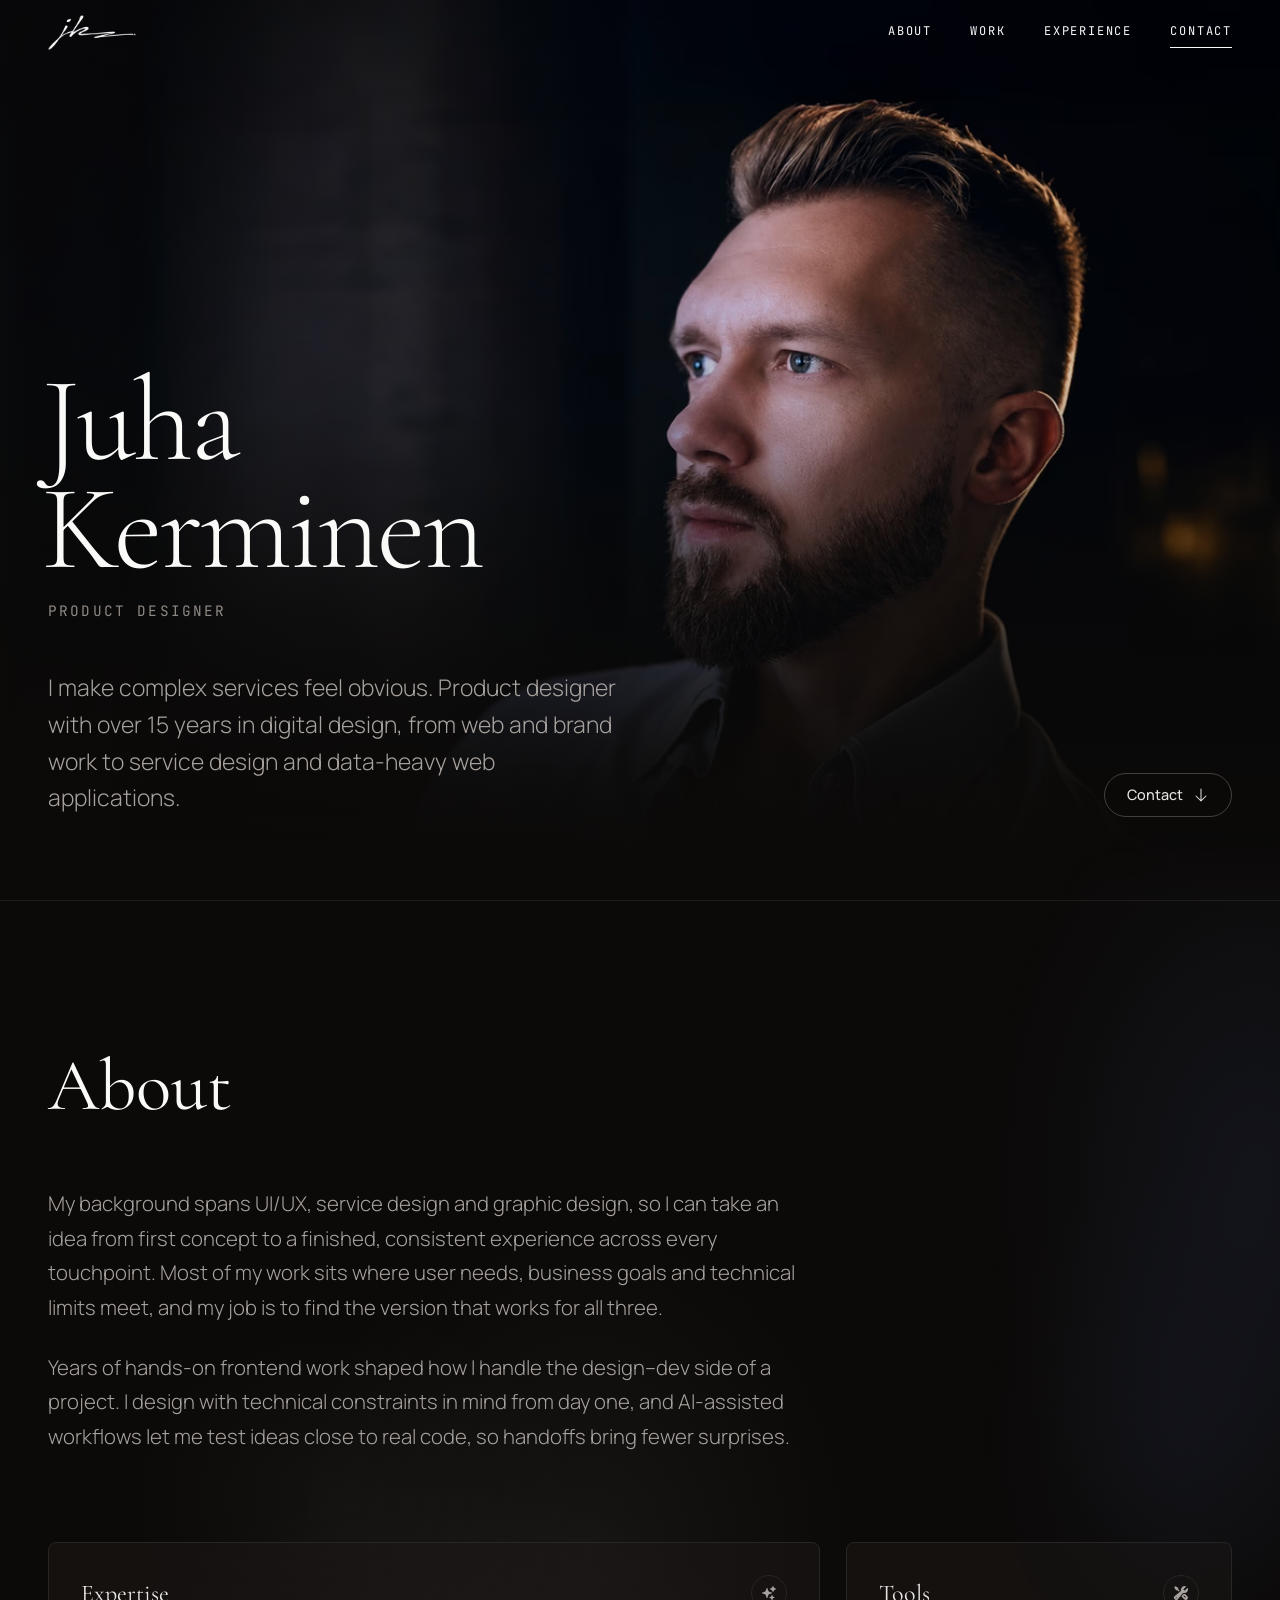
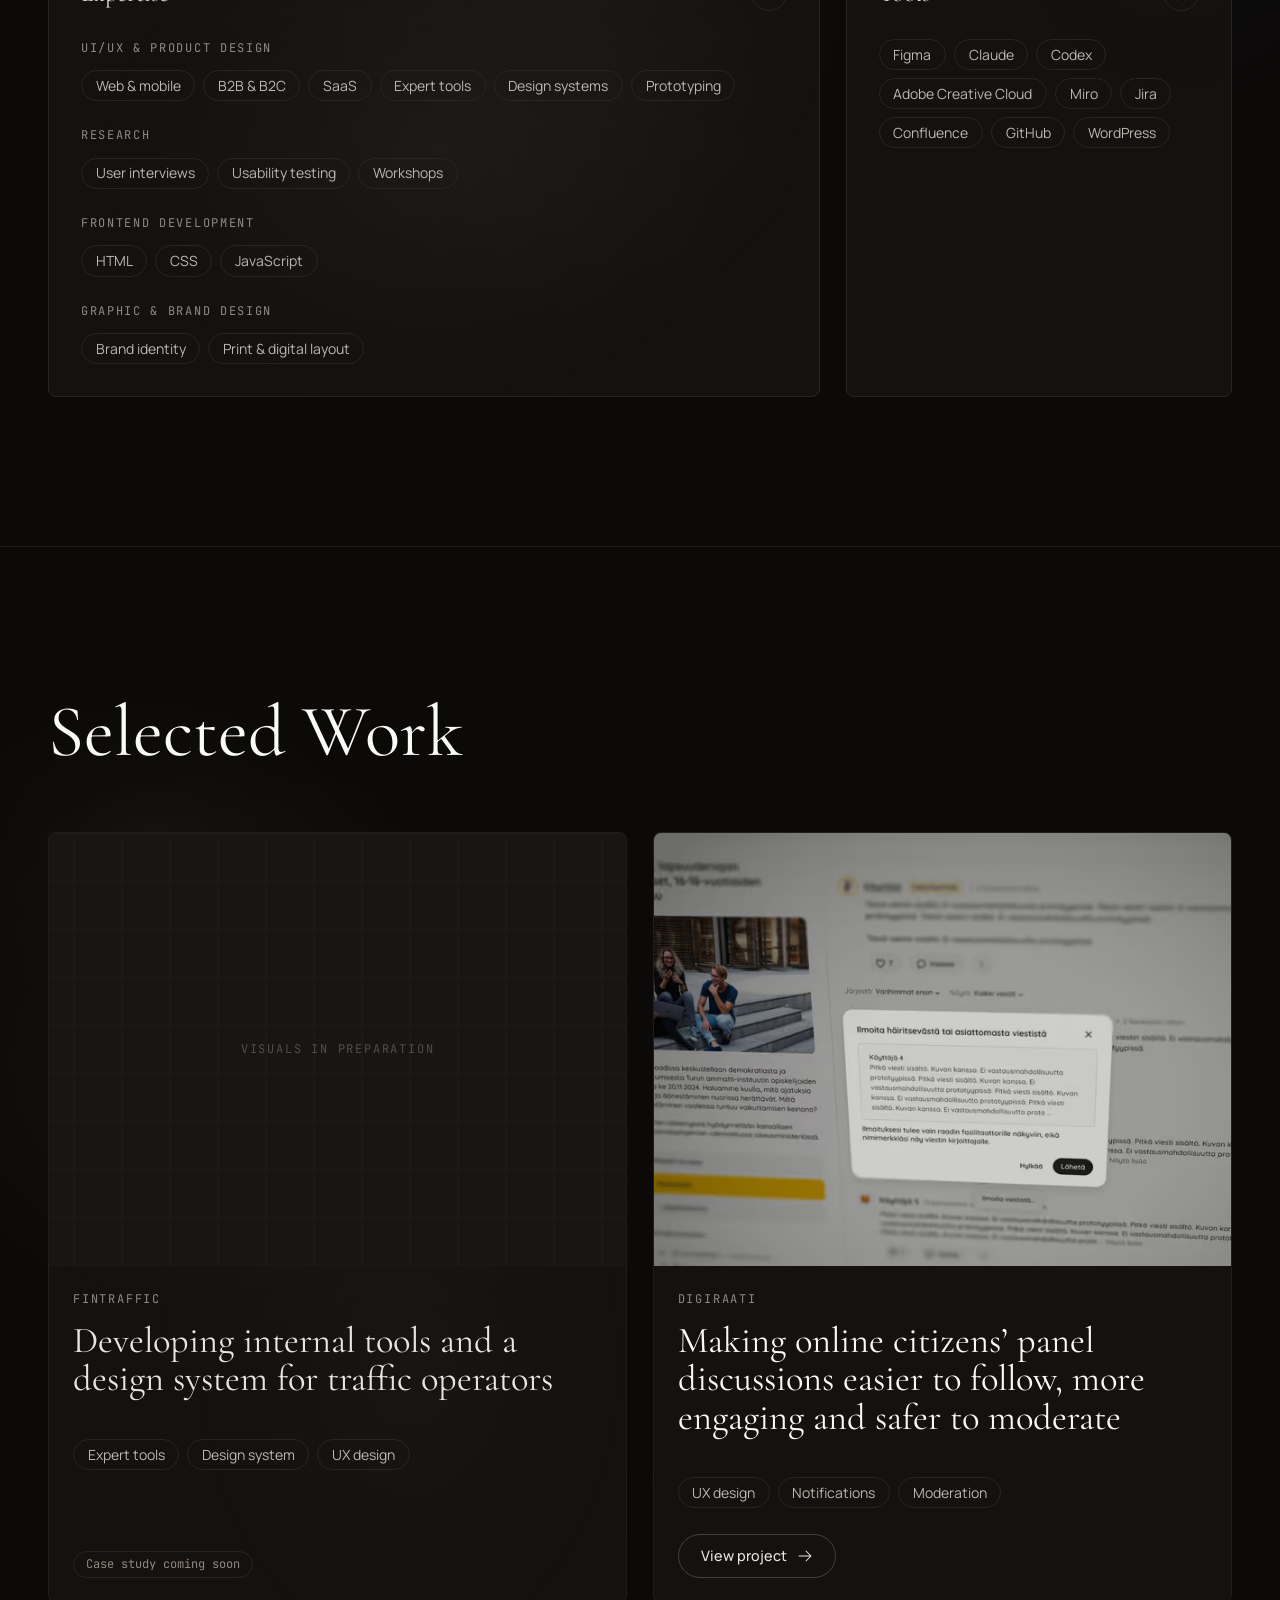
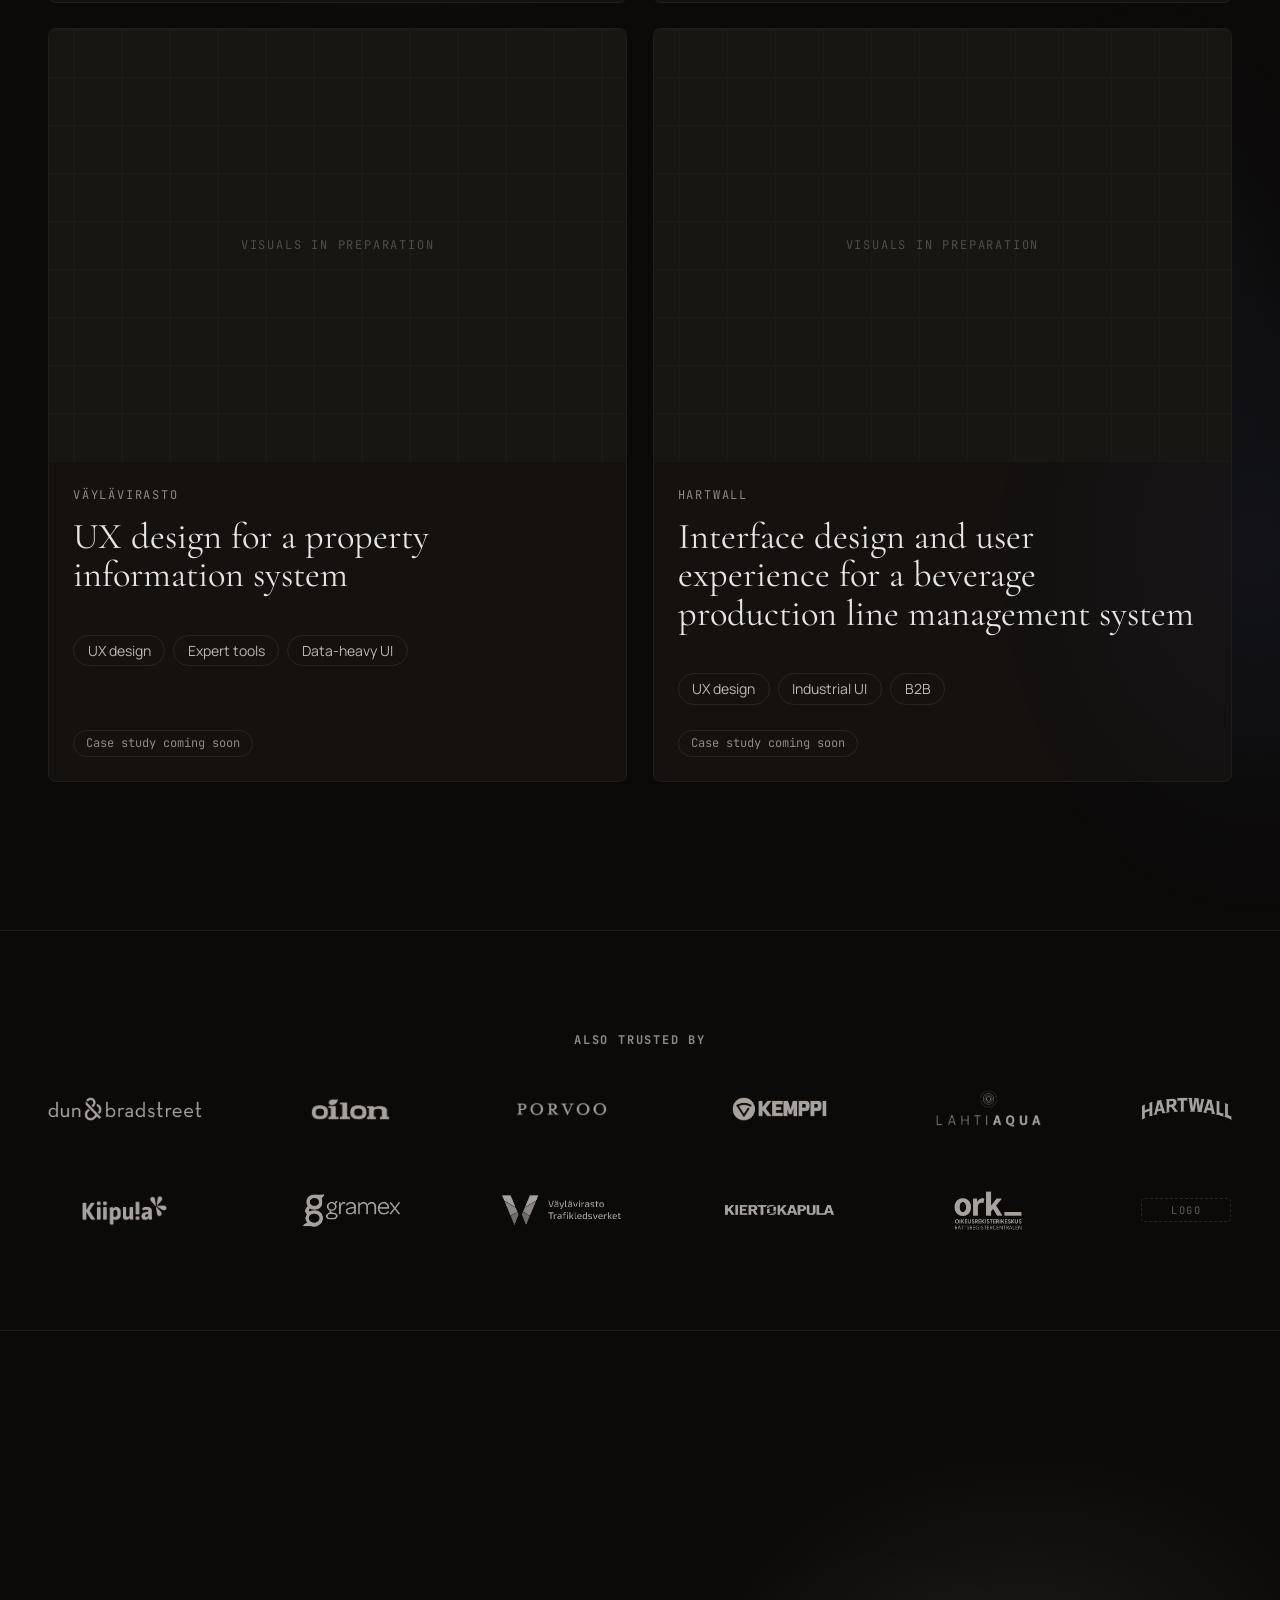
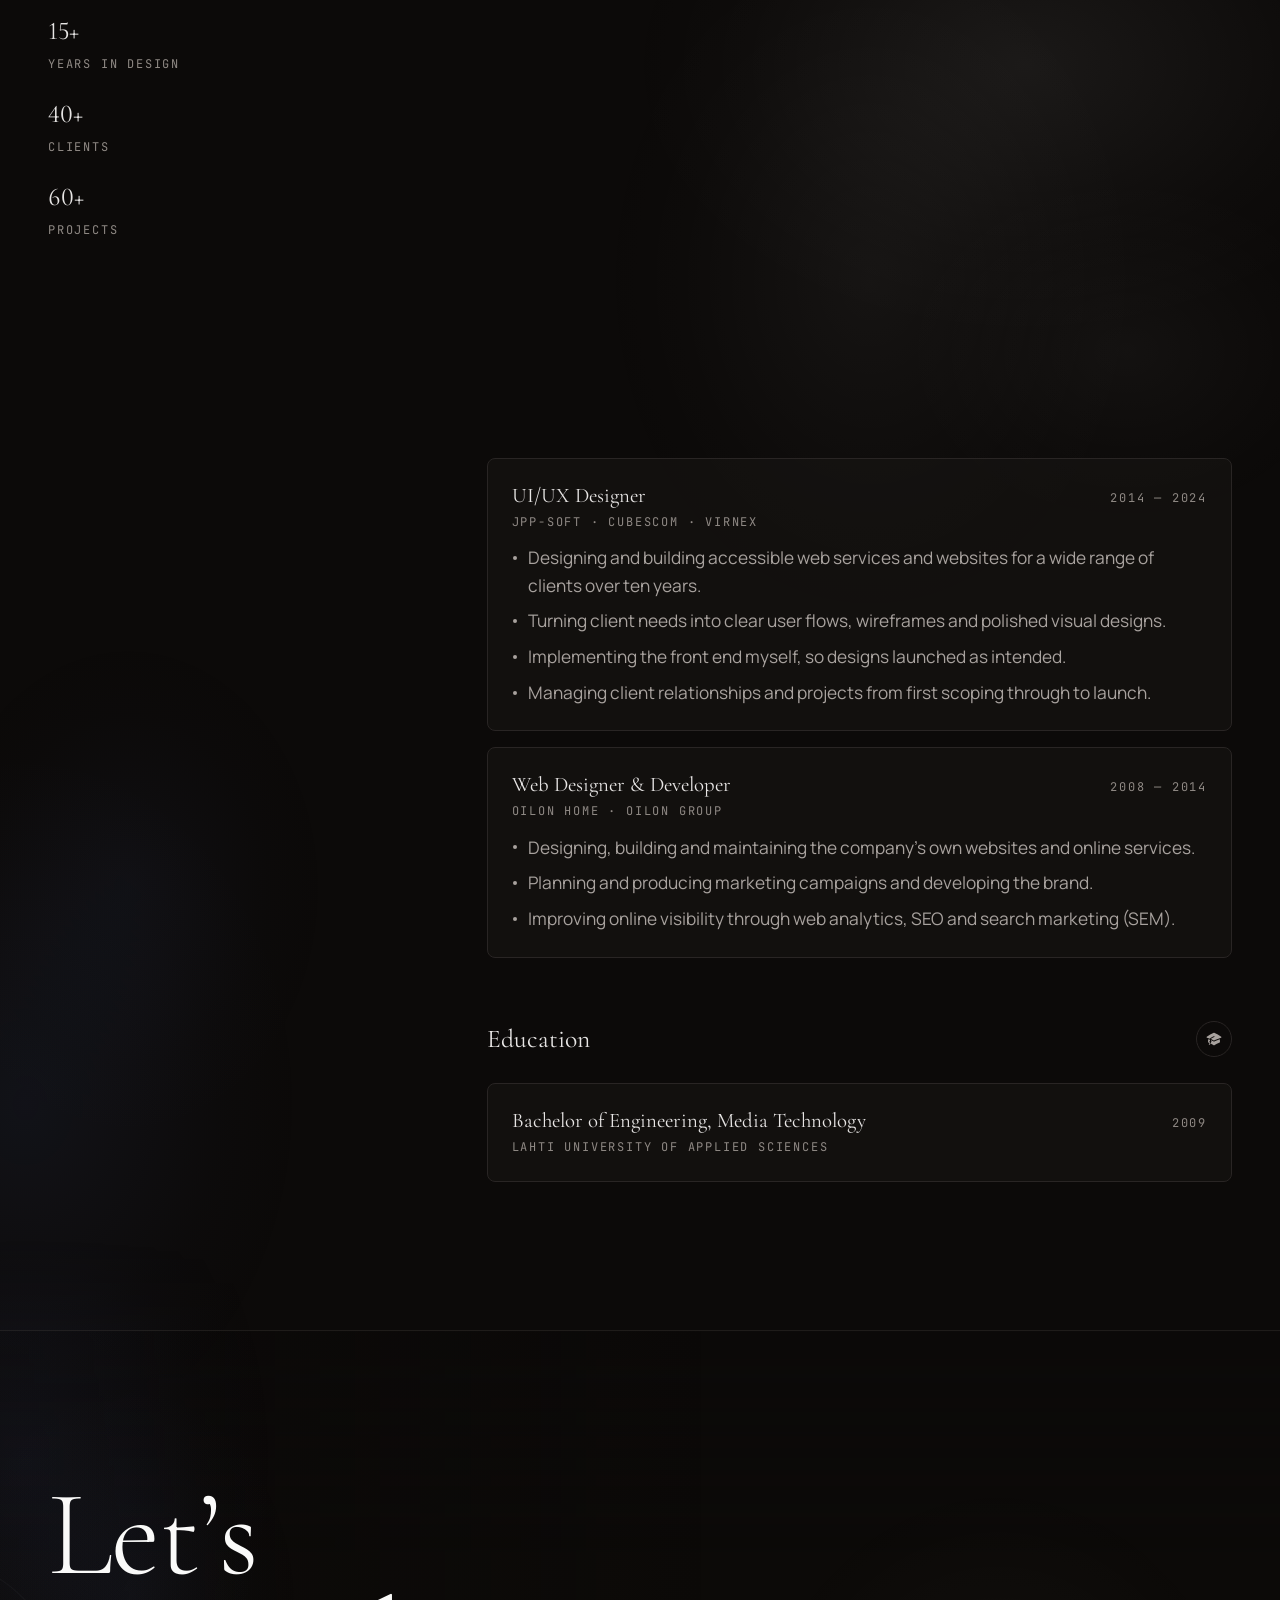
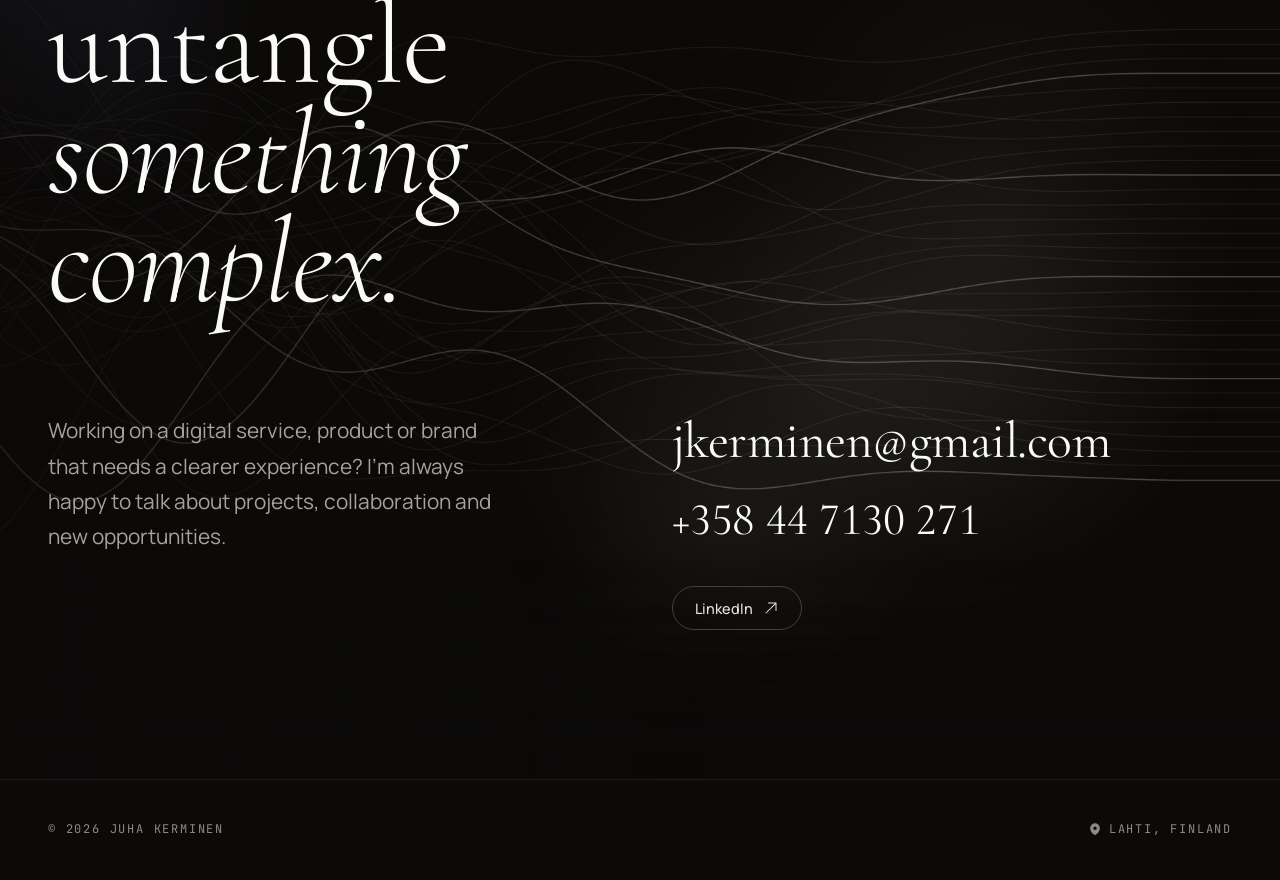
<file: index.html>
<!doctype html><html><head><meta charset=utf8><meta name=viewport content="width=device-width,initial-scale=1,viewport-fit=cover"><style>:root{color-scheme:light;box-sizing:border-box;padding-top:env(safe-area-inset-top,0px);padding-bottom:env(safe-area-inset-bottom,0px)}html{scroll-padding-top:env(safe-area-inset-top,0px)}body{margin:0;padding:0;font:14px -apple-system,BlinkMacSystemFont,sans-serif;background:#fff;color:#000}img{max-width:100%}[hidden]:not([hidden=until-found i]){display:none!important}</style></head><body>
<title>Juha Kerminen — Product Designer</title>
<meta name="claude:viewport-fit-sides" content="cover">
<meta name="description" content="I make complex services feel obvious. Product designer with over 15 years in digital design, from web and brand work to service design and data-heavy web applications."><meta name="theme-color" content="#0f1113"><meta property="og:title" content="Juha Kerminen — Product Designer"><meta property="og:description" content="I make complex services feel obvious. Product designer with over 15 years in digital design, from web and brand work to service design and data-heavy web applications."><meta property="og:type" content="website"><script>document.documentElement.classList.add('js');</script><link rel="stylesheet" href="assets/index.DhpQsdCt.css">
<link rel="stylesheet" href="assets/index.Ctr139-Z.css"><script type="module" src="assets/page.BT_9kWGp.js"></script> <a class="skip" href="#main" data-astro-cid-5hce7sga>Skip to content</a> <header class="header" data-header data-astro-cid-3ef6ksr2> <div class="header__inner" data-astro-cid-3ef6ksr2> <a class="brand" href="#home" aria-label="Juha Kerminen, home" data-astro-cid-3ef6ksr2> <span class="brand__logo" aria-hidden="true" data-astro-cid-3ef6ksr2></span> </a> <nav class="nav" aria-label="Primary" data-astro-cid-3ef6ksr2> <ul role="list" class="nav__list" data-astro-cid-3ef6ksr2> <li data-astro-cid-3ef6ksr2><a class="nav__link" href="#about" data-nav="about" data-astro-cid-3ef6ksr2>About</a></li><li data-astro-cid-3ef6ksr2><a class="nav__link" href="#work" data-nav="work" data-astro-cid-3ef6ksr2>Work</a></li><li data-astro-cid-3ef6ksr2><a class="nav__link" href="#experience" data-nav="experience" data-astro-cid-3ef6ksr2>Experience</a></li><li data-astro-cid-3ef6ksr2><a class="nav__link" href="#contact" data-nav="contact" data-astro-cid-3ef6ksr2>Contact</a></li> </ul> </nav> <button class="menu-btn" type="button" aria-expanded="false" aria-controls="mobile-menu" data-menu-btn data-astro-cid-3ef6ksr2> <span data-menu-label data-astro-cid-3ef6ksr2>Menu</span> <span class="menu-btn__icon" aria-hidden="true" data-astro-cid-3ef6ksr2><i data-astro-cid-3ef6ksr2></i><i data-astro-cid-3ef6ksr2></i></span> </button> </div> <div class="sheet" id="mobile-menu" data-menu hidden data-astro-cid-3ef6ksr2> <nav class="sheet__nav" aria-label="Mobile" data-astro-cid-3ef6ksr2> <ul role="list" data-astro-cid-3ef6ksr2> <li style="--i:0" data-astro-cid-3ef6ksr2><a href="#about" class="sheet__link display" data-menu-link data-astro-cid-3ef6ksr2>About</a></li><li style="--i:1" data-astro-cid-3ef6ksr2><a href="#work" class="sheet__link display" data-menu-link data-astro-cid-3ef6ksr2>Work</a></li><li style="--i:2" data-astro-cid-3ef6ksr2><a href="#experience" class="sheet__link display" data-menu-link data-astro-cid-3ef6ksr2>Experience</a></li><li style="--i:3" data-astro-cid-3ef6ksr2><a href="#contact" class="sheet__link display" data-menu-link data-astro-cid-3ef6ksr2>Contact</a></li> </ul> <p class="sheet__foot label" data-astro-cid-3ef6ksr2><a href="mailto:jkerminen@gmail.com" data-astro-cid-3ef6ksr2>jkerminen@gmail.com</a></p> </nav> </div> </header> <script type="module">const u=document.querySelector("[data-header]"),t=document.querySelector("[data-menu-btn]"),m=document.querySelector("[data-menu-label]"),o=document.querySelector("[data-menu]"),g=document.getElementById("main"),f=document.querySelector("footer"),a=e=>{t.setAttribute("aria-expanded",String(e)),m.textContent=e?"Close":"Menu",o.hidden=!e,document.documentElement.classList.toggle("menu-open",e),g?.toggleAttribute("inert",e),f?.toggleAttribute("inert",e),e&&o.querySelector("a")?.focus()};t.addEventListener("click",()=>a(t.getAttribute("aria-expanded")!=="true"));o.querySelectorAll("[data-menu-link]").forEach(e=>e.addEventListener("click",()=>a(!1)));document.addEventListener("keydown",e=>{e.key==="Escape"&&t.getAttribute("aria-expanded")==="true"&&(a(!1),t.focus())});matchMedia("(min-width: 48em)").addEventListener("change",e=>e.matches&&a(!1));const d=()=>u.classList.toggle("is-scrolled",scrollY>24);addEventListener("scroll",d,{passive:!0});d();const l=document.querySelectorAll("[data-nav]"),i=[...l].map(e=>document.getElementById(e.dataset.nav)).filter(Boolean);if(i.length){const e=new IntersectionObserver(r=>{for(const c of r)c.isIntersecting&&l.forEach(n=>{const s=n.dataset.nav===c.target.id;n.classList.toggle("is-active",s),s?n.setAttribute("aria-current","location"):n.removeAttribute("aria-current")})},{rootMargin:"-45% 0px -50% 0px"});i.forEach(r=>e.observe(r))}</script>  <main id="main" tabindex="-1" data-astro-cid-5hce7sga>  <section class="hero" id="home" aria-labelledby="hero-title" data-astro-cid-bbe6dxrz> <!-- Portrait is decorative (alt=""): the name is the H1 right below, so alt text would only repeat it --> <div class="hero__bg" data-astro-cid-bbe6dxrz> <picture data-astro-cid-bbe6dxrz="true"> <source srcset="assets/hero-portrait.CHGqxgqv_Z1NRhvD.avif 800w, assets/hero-portrait.CHGqxgqv_Z1Fzuft.avif 1400w, assets/hero-portrait.CHGqxgqv_1bD1HM.avif 1861w" type="image/avif" sizes="100vw">  <img src="assets/hero-portrait.CHGqxgqv_2v21jG.webp" srcset="assets/hero-portrait.CHGqxgqv_ske2U.webp 800w, assets/hero-portrait.CHGqxgqv_Z280t9h.webp 1400w, assets/hero-portrait.CHGqxgqv_2v21jG.webp 1861w" alt sizes="100vw" loading="eager" fetchpriority="high" data-astro-cid-bbe6dxrz="true" decoding="async" width="1861" height="1111"> </picture> </div> <div class="hero__inner container" data-astro-cid-bbe6dxrz> <div class="hero__id" data-reveal data-astro-cid-bbe6dxrz> <h1 id="hero-title" class="hero__name display" data-astro-cid-bbe6dxrz> <span data-astro-cid-bbe6dxrz>Juha</span> <span data-astro-cid-bbe6dxrz>Kerminen</span> </h1> <p class="hero__role label" data-astro-cid-bbe6dxrz>Product Designer</p> </div> <div class="hero__row" data-astro-cid-bbe6dxrz> <p class="hero__intro" data-reveal style="--reveal-i:2" data-astro-cid-bbe6dxrz>I make complex services feel obvious. Product designer with over 15 years in digital design, from web and brand work to service design and data-heavy web applications.</p> <a class="btn-pill hero__down" href="#contact" data-reveal style="--reveal-i:3" data-astro-cid-bbe6dxrz>
Contact
<!-- Heroicons 24 solid: arrow-down --><svg viewBox="0 0 24 24" fill="currentColor" width="16" height="16" aria-hidden="true" data-astro-cid-bbe6dxrz><path fill-rule="evenodd" d="M12 2.25a.75.75 0 0 1 .75.75v16.19l6.22-6.22a.75.75 0 1 1 1.06 1.06l-7.5 7.5a.75.75 0 0 1-1.06 0l-7.5-7.5a.75.75 0 1 1 1.06-1.06l6.22 6.22V3a.75.75 0 0 1 .75-.75Z" clip-rule="evenodd" data-astro-cid-bbe6dxrz></path></svg> </a> </div> </div> </section>  <section class="section" id="about" aria-labelledby="about-title" data-astro-cid-v2cbyr3p> <div class="container ab" data-astro-cid-v2cbyr3p> <h2 id="about-title" class="section__title" data-reveal data-astro-cid-v2cbyr3p>About</h2> <div class="ab__text" data-reveal style="--reveal-i:1" data-astro-cid-v2cbyr3p> <p data-astro-cid-v2cbyr3p>My background spans UI/UX, service design and graphic design, so I can take an idea from first concept to a finished, consistent experience across every touchpoint. Most of my work sits where user needs, business goals and technical limits meet, and my job is to find the version that works for all three.</p><p data-astro-cid-v2cbyr3p>Years of hands-on frontend work shaped how I handle the design–dev side of a project. I design with technical constraints in mind from day one, and AI-assisted workflows let me test ideas close to real code, so handoffs bring fewer surprises.</p> </div> <div class="ab__cards" data-astro-cid-v2cbyr3p> <div class="card ab__card ab__card--wide" data-reveal style="--reveal-i:2" data-astro-cid-v2cbyr3p> <div class="ab__head" data-astro-cid-v2cbyr3p> <h3 class="ab__h" data-astro-cid-v2cbyr3p>Expertise</h3> <span class="icon-badge" aria-hidden="true" data-astro-cid-v2cbyr3p> <!-- Heroicons 24 solid: sparkles (MIT) --> <svg viewBox="0 0 24 24" fill="currentColor" width="16" height="16" data-astro-cid-v2cbyr3p> <path fill-rule="evenodd" d="M9 4.5a.75.75 0 0 1 .721.544l.813 2.846a3.75 3.75 0 0 0 2.576 2.576l2.846.813a.75.75 0 0 1 0 1.442l-2.846.813a3.75 3.75 0 0 0-2.576 2.576l-.813 2.846a.75.75 0 0 1-1.442 0l-.813-2.846a3.75 3.75 0 0 0-2.576-2.576l-2.846-.813a.75.75 0 0 1 0-1.442l2.846-.813A3.75 3.75 0 0 0 7.466 7.89l.813-2.846A.75.75 0 0 1 9 4.5ZM18 1.5a.75.75 0 0 1 .728.568l.258 1.036c.236.94.97 1.674 1.91 1.91l1.036.258a.75.75 0 0 1 0 1.456l-1.036.258c-.94.236-1.674.97-1.91 1.91l-.258 1.036a.75.75 0 0 1-1.456 0l-.258-1.036a2.625 2.625 0 0 0-1.91-1.91l-1.036-.258a.75.75 0 0 1 0-1.456l1.036-.258a2.625 2.625 0 0 0 1.91-1.91l.258-1.036A.75.75 0 0 1 18 1.5ZM16.5 15a.75.75 0 0 1 .712.513l.394 1.183c.15.447.5.799.948.948l1.183.395a.75.75 0 0 1 0 1.422l-1.183.395c-.447.15-.799.5-.948.948l-.395 1.183a.75.75 0 0 1-1.422 0l-.395-1.183a1.5 1.5 0 0 0-.948-.948l-1.183-.395a.75.75 0 0 1 0-1.422l1.183-.395c.447-.15.799-.5.948-.948l.395-1.183A.75.75 0 0 1 16.5 15Z" clip-rule="evenodd" data-astro-cid-v2cbyr3p></path> </svg> </span> </div> <div class="ab__groups" data-astro-cid-v2cbyr3p> <div class="ab__group" data-astro-cid-v2cbyr3p> <h4 class="ab__area" data-astro-cid-v2cbyr3p>UI/UX &amp; Product design</h4> <ul role="list" class="ab__tags" data-astro-cid-v2cbyr3p><li class="pill tag" data-astro-cid-v2cbyr3p>Web &amp; mobile</li><li class="pill tag" data-astro-cid-v2cbyr3p>B2B &amp; B2C</li> <li class="pill tag" data-astro-cid-v2cbyr3p>SaaS</li><li class="pill tag" data-astro-cid-v2cbyr3p>Expert tools</li><li class="pill tag" data-astro-cid-v2cbyr3p>Design systems</li><li class="pill tag" data-astro-cid-v2cbyr3p>Prototyping</li></ul> </div><div class="ab__group" data-astro-cid-v2cbyr3p> <h4 class="ab__area" data-astro-cid-v2cbyr3p>Research</h4> <ul role="list" class="ab__tags" data-astro-cid-v2cbyr3p><li class="pill tag" data-astro-cid-v2cbyr3p>User interviews</li><li class="pill tag" data-astro-cid-v2cbyr3p>Usability testing</li><li class="pill tag" data-astro-cid-v2cbyr3p>Workshops</li></ul> </div><div class="ab__group" data-astro-cid-v2cbyr3p> <h4 class="ab__area" data-astro-cid-v2cbyr3p>Frontend development</h4> <ul role="list" class="ab__tags" data-astro-cid-v2cbyr3p><li class="pill tag" data-astro-cid-v2cbyr3p>HTML</li><li class="pill tag" data-astro-cid-v2cbyr3p>CSS</li><li class="pill tag" data-astro-cid-v2cbyr3p>JavaScript</li></ul> </div><div class="ab__group" data-astro-cid-v2cbyr3p> <h4 class="ab__area" data-astro-cid-v2cbyr3p>Graphic &amp; brand design</h4> <ul role="list" class="ab__tags" data-astro-cid-v2cbyr3p><li class="pill tag" data-astro-cid-v2cbyr3p>Brand identity</li><li class="pill tag" data-astro-cid-v2cbyr3p>Print &amp; digital layout</li></ul> </div> </div> </div> <div class="card ab__card" data-reveal style="--reveal-i:3" data-astro-cid-v2cbyr3p> <div class="ab__head" data-astro-cid-v2cbyr3p> <h3 class="ab__h" data-astro-cid-v2cbyr3p>Tools</h3> <span class="icon-badge" aria-hidden="true" data-astro-cid-v2cbyr3p> <svg viewBox="0 0 24 24" fill="currentColor" width="16" height="16" data-astro-cid-v2cbyr3p> <path fill-rule="evenodd" d="M12 6.75a5.25 5.25 0 0 1 6.775-5.025.75.75 0 0 1 .313 1.248l-3.32 3.319c.063.475.276.934.641 1.299.365.365.824.578 1.3.64l3.318-3.319a.75.75 0 0 1 1.248.313 5.25 5.25 0 0 1-5.472 6.756c-1.018-.086-1.87.1-2.309.634L7.344 21.3A3.298 3.298 0 1 1 2.7 16.657l8.684-7.151c.533-.44.72-1.291.634-2.309A5.342 5.342 0 0 1 12 6.75ZM4.117 19.125a.75.75 0 0 1 .75-.75h.008a.75.75 0 0 1 .75.75v.008a.75.75 0 0 1-.75.75h-.008a.75.75 0 0 1-.75-.75v-.008Z" clip-rule="evenodd" data-astro-cid-v2cbyr3p></path> <path d="m10.076 8.64-2.201-2.2V4.874a.75.75 0 0 0-.364-.643l-3.75-2.25a.75.75 0 0 0-.916.113l-.75.75a.75.75 0 0 0-.113.916l2.25 3.75a.75.75 0 0 0 .643.364h1.564l2.062 2.062 1.575-1.297Z" data-astro-cid-v2cbyr3p></path> <path fill-rule="evenodd" d="m12.556 17.329 4.183 4.182a3.375 3.375 0 0 0 4.773-4.773l-3.306-3.305a6.803 6.803 0 0 1-1.53.043c-.394-.034-.682-.006-.867.042a.589.589 0 0 0-.167.063l-3.086 3.748Zm3.414-1.36a.75.75 0 0 1 1.06 0l1.875 1.876a.75.75 0 1 1-1.06 1.06L15.97 17.03a.75.75 0 0 1 0-1.06Z" clip-rule="evenodd" data-astro-cid-v2cbyr3p></path> </svg> </span> </div> <ul role="list" class="ab__tags" data-astro-cid-v2cbyr3p><li class="pill tag" data-astro-cid-v2cbyr3p>Figma</li><li class="pill tag" data-astro-cid-v2cbyr3p>Claude</li><li class="pill tag" data-astro-cid-v2cbyr3p>Codex</li><li class="pill tag" data-astro-cid-v2cbyr3p>Adobe Creative Cloud</li> <li class="pill tag" data-astro-cid-v2cbyr3p>Miro</li><li class="pill tag" data-astro-cid-v2cbyr3p>Jira</li><li class="pill tag" data-astro-cid-v2cbyr3p>Confluence</li><li class="pill tag" data-astro-cid-v2cbyr3p>GitHub</li><li class="pill tag" data-astro-cid-v2cbyr3p>WordPress</li></ul> </div> </div> </div> </section>  <script type="module">for(const e of document.querySelectorAll("[data-role-toggle]"))e.addEventListener("click",()=>{const t=e.getAttribute("aria-expanded")!=="true";e.setAttribute("aria-expanded",String(t)),e.setAttribute("aria-label",e.getAttribute("aria-label").replace(t?"Show":"Hide",t?"Hide":"Show")),document.getElementById(e.getAttribute("aria-controls"))?.classList.toggle("is-open",t)});</script>  <section class="section" id="work" aria-labelledby="work-title" data-astro-cid-j7pv25f6> <div class="container" data-astro-cid-j7pv25f6> <h2 id="work-title" class="section__title work__title" data-reveal data-astro-cid-j7pv25f6>Selected Work</h2> <div class="work" style="--cols:2" data-astro-cid-j7pv25f6> <article class="pc card pc--soon" data-reveal data-astro-cid-mspuyifq> <div class="pc__cover" aria-hidden="true" data-astro-cid-mspuyifq> <div class="pc__blank" data-astro-cid-mspuyifq> <span class="label" data-astro-cid-mspuyifq>Visuals in preparation</span> </div> </div> <div class="pc__body" data-astro-cid-mspuyifq> <p class="label pc__client" data-astro-cid-mspuyifq>Fintraffic</p> <h3 class="pc__title" data-astro-cid-mspuyifq> <span data-astro-cid-mspuyifq>Developing internal tools and a design system for traffic operators</span> </h3> <ul role="list" class="pc__tags" data-astro-cid-mspuyifq> <li class="pill tag" data-astro-cid-mspuyifq>Expert tools</li><li class="pill tag" data-astro-cid-mspuyifq>Design system</li><li class="pill tag" data-astro-cid-mspuyifq>UX design</li> </ul> <div class="pc__foot" data-astro-cid-mspuyifq> <span class="pill" data-astro-cid-mspuyifq>Case study coming soon</span> </div> </div> </article> <article class="pc card" data-reveal data-astro-cid-mspuyifq> <div class="pc__cover" aria-hidden="true" data-astro-cid-mspuyifq> <picture data-astro-cid-mspuyifq="true"> <source srcset="assets/02-digiraati.B1EKR36l_2i33Pv.avif 640w, assets/02-digiraati.B1EKR36l_Z243UPK.avif 960w, assets/02-digiraati.B1EKR36l_Z26u8dA.avif 1400w" type="image/avif" sizes="(max-width: 48em) 100vw, (max-width: 64em) 50vw, 33vw"><source srcset="assets/02-digiraati.B1EKR36l_Z2pmEAJ.webp 640w, assets/02-digiraati.B1EKR36l_Z1Ghvt4.webp 960w, assets/02-digiraati.B1EKR36l_KyrTF.webp 1400w" type="image/webp" sizes="(max-width: 48em) 100vw, (max-width: 64em) 50vw, 33vw">  <img src="assets/02-digiraati.B1EKR36l_1jChIU.jpg" srcset="assets/02-digiraati.B1EKR36l_gMJBN.jpg 640w, assets/02-digiraati.B1EKR36l_YRSJt.jpg 960w, assets/02-digiraati.B1EKR36l_Z1fHLq4.jpg 1400w" alt sizes="(max-width: 48em) 100vw, (max-width: 64em) 50vw, 33vw" data-astro-cid-mspuyifq="true" loading="lazy" decoding="async" fetchpriority="auto" width="1600" height="1200" class="pc__img pc__img--own"> </picture> </div> <div class="pc__body" data-astro-cid-mspuyifq> <p class="label pc__client" data-astro-cid-mspuyifq>Digiraati</p> <h3 class="pc__title" data-astro-cid-mspuyifq> <a href="work/02-digiraati/index.html" class="pc__link" data-astro-cid-mspuyifq>Making online citizens’ panel discussions easier to follow, more engaging and safer to moderate</a> </h3> <ul role="list" class="pc__tags" data-astro-cid-mspuyifq> <li class="pill tag" data-astro-cid-mspuyifq>UX design</li><li class="pill tag" data-astro-cid-mspuyifq>Notifications</li><li class="pill tag" data-astro-cid-mspuyifq>Moderation</li> </ul> <div class="pc__foot" data-astro-cid-mspuyifq> <span class="btn-pill pc__cta" aria-hidden="true" data-astro-cid-mspuyifq>
View project
<!-- Heroicons 24 solid: arrow-right --><svg viewBox="0 0 24 24" fill="currentColor" width="16" height="16" aria-hidden="true" data-astro-cid-mspuyifq><path fill-rule="evenodd" d="M12.97 3.97a.75.75 0 0 1 1.06 0l7.5 7.5a.75.75 0 0 1 0 1.06l-7.5 7.5a.75.75 0 1 1-1.06-1.06l6.22-6.22H3a.75.75 0 0 1 0-1.5h16.19l-6.22-6.22a.75.75 0 0 1 0-1.06Z" clip-rule="evenodd" data-astro-cid-mspuyifq></path></svg> </span> </div> </div> </article> <article class="pc card pc--soon" data-reveal data-astro-cid-mspuyifq> <div class="pc__cover" aria-hidden="true" data-astro-cid-mspuyifq> <div class="pc__blank" data-astro-cid-mspuyifq> <span class="label" data-astro-cid-mspuyifq>Visuals in preparation</span> </div> </div> <div class="pc__body" data-astro-cid-mspuyifq> <p class="label pc__client" data-astro-cid-mspuyifq>Väylävirasto</p> <h3 class="pc__title" data-astro-cid-mspuyifq> <span data-astro-cid-mspuyifq>UX design for a property information system</span> </h3> <ul role="list" class="pc__tags" data-astro-cid-mspuyifq> <li class="pill tag" data-astro-cid-mspuyifq>UX design</li><li class="pill tag" data-astro-cid-mspuyifq>Expert tools</li><li class="pill tag" data-astro-cid-mspuyifq>Data-heavy UI</li> </ul> <div class="pc__foot" data-astro-cid-mspuyifq> <span class="pill" data-astro-cid-mspuyifq>Case study coming soon</span> </div> </div> </article> <article class="pc card pc--soon" data-reveal data-astro-cid-mspuyifq> <div class="pc__cover" aria-hidden="true" data-astro-cid-mspuyifq> <div class="pc__blank" data-astro-cid-mspuyifq> <span class="label" data-astro-cid-mspuyifq>Visuals in preparation</span> </div> </div> <div class="pc__body" data-astro-cid-mspuyifq> <p class="label pc__client" data-astro-cid-mspuyifq>Hartwall</p> <h3 class="pc__title" data-astro-cid-mspuyifq> <span data-astro-cid-mspuyifq>Interface design and user experience for a beverage production line management system</span> </h3> <ul role="list" class="pc__tags" data-astro-cid-mspuyifq> <li class="pill tag" data-astro-cid-mspuyifq>UX design</li><li class="pill tag" data-astro-cid-mspuyifq>Industrial UI</li><li class="pill tag" data-astro-cid-mspuyifq>B2B</li> </ul> <div class="pc__foot" data-astro-cid-mspuyifq> <span class="pill" data-astro-cid-mspuyifq>Case study coming soon</span> </div> </div> </article>  </div> </div> </section> <section class="section clients" id="clients" aria-labelledby="clients-title" data-astro-cid-cktvhckl> <div class="container" data-astro-cid-cktvhckl> <h2 id="clients-title" class="label clients__title" data-reveal data-astro-cid-cktvhckl>Also trusted by</h2> <ul role="list" class="clients__list" data-reveal style="--reveal-i:1" data-astro-cid-cktvhckl> <li data-astro-cid-cktvhckl> <span class="clients__logo" role="img" aria-label="Dun &#38; Bradstreet" style="--src:url([data-uri]); --w:205; aspect-ratio:205 / 32" data-astro-cid-cktvhckl></span> </li><li data-astro-cid-cktvhckl> <span class="clients__logo" role="img" aria-label="Oilon" style="--src:url([data-uri]); --w:105; aspect-ratio:105 / 29" data-astro-cid-cktvhckl></span> </li><li data-astro-cid-cktvhckl> <span class="clients__logo" role="img" aria-label="City of Porvoo" style="--src:url([data-uri]); --w:127; aspect-ratio:127 / 19" data-astro-cid-cktvhckl></span> </li><li data-astro-cid-cktvhckl> <span class="clients__logo" role="img" aria-label="Kemppi" style="--src:url([data-uri]); --w:127; aspect-ratio:127 / 32" data-astro-cid-cktvhckl></span> </li><li data-astro-cid-cktvhckl> <span class="clients__logo" role="img" aria-label="Lahti Aqua" style="--src:url([data-uri]); --w:140; aspect-ratio:140 / 49" data-astro-cid-cktvhckl></span> </li><li data-astro-cid-cktvhckl> <span class="clients__logo" role="img" aria-label="Hartwall" style="--src:url([data-uri]); --w:122; aspect-ratio:122 / 32" data-astro-cid-cktvhckl></span> </li><li data-astro-cid-cktvhckl> <span class="clients__logo" role="img" aria-label="Kiipula" style="--src:url([data-uri]); --w:115; aspect-ratio:115 / 39" data-astro-cid-cktvhckl></span> </li><li data-astro-cid-cktvhckl> <span class="clients__logo" role="img" aria-label="Gramex" style="--src:url([data-uri]); --w:131; aspect-ratio:131 / 44" data-astro-cid-cktvhckl></span> </li><li data-astro-cid-cktvhckl> <span class="clients__logo" role="img" aria-label="Väylävirasto" style="--src:url([data-uri]); --w:165; aspect-ratio:165 / 43" data-astro-cid-cktvhckl></span> </li><li data-astro-cid-cktvhckl> <span class="clients__logo" role="img" aria-label="Kiertokapula" style="--src:url([data-uri]); --w:150; aspect-ratio:150 / 16" data-astro-cid-cktvhckl></span> </li><li data-astro-cid-cktvhckl> <span class="clients__logo" role="img" aria-label="Oikeusrekisterikeskus" style="--src:url([data-uri]); --w:91; aspect-ratio:91 / 52" data-astro-cid-cktvhckl></span> </li><li data-astro-cid-cktvhckl> <span class="clients__ph" aria-hidden="true" style="--w:120; aspect-ratio:120 / 32" data-astro-cid-cktvhckl>Logo</span> </li> </ul> </div> </section><section class="section" id="experience" aria-labelledby="exp-title" data-astro-cid-xpq65ryk> <div class="container" data-astro-cid-xpq65ryk> <div class="ex__head" data-reveal data-astro-cid-xpq65ryk> <h2 id="exp-title" class="section__title" data-astro-cid-xpq65ryk>Experience</h2> </div> <div class="ex__grid" data-astro-cid-xpq65ryk> <div class="ex__aside" data-astro-cid-xpq65ryk> <dl class="ex__stats" data-astro-cid-xpq65ryk> <div class="ex__stat" data-reveal style="--reveal-i:1" data-astro-cid-xpq65ryk> <dt class="label ex__big-label" data-astro-cid-xpq65ryk>Years in design</dt> <dd class="ex__big" data-astro-cid-xpq65ryk><span aria-hidden="true" data-astro-cid-xpq65ryk>15+</span><span class="visually-hidden" data-astro-cid-xpq65ryk>Over 15</span></dd> </div><div class="ex__stat" data-reveal style="--reveal-i:2" data-astro-cid-xpq65ryk> <dt class="label ex__big-label" data-astro-cid-xpq65ryk>Clients</dt> <dd class="ex__big" data-astro-cid-xpq65ryk><span aria-hidden="true" data-astro-cid-xpq65ryk>40+</span><span class="visually-hidden" data-astro-cid-xpq65ryk>Over 40</span></dd> </div><div class="ex__stat" data-reveal style="--reveal-i:3" data-astro-cid-xpq65ryk> <dt class="label ex__big-label" data-astro-cid-xpq65ryk>Projects</dt> <dd class="ex__big" data-astro-cid-xpq65ryk><span aria-hidden="true" data-astro-cid-xpq65ryk>60+</span><span class="visually-hidden" data-astro-cid-xpq65ryk>Over 60</span></dd> </div> </dl> </div> <div class="ex__main" data-astro-cid-xpq65ryk> <div class="ex__h-row" data-reveal style="--reveal-i:1" data-astro-cid-xpq65ryk> <h3 class="ex__h" data-astro-cid-xpq65ryk>Work experience</h3> <span class="icon-badge" aria-hidden="true" data-astro-cid-xpq65ryk><!-- Heroicons 24 solid: briefcase --><svg viewBox="0 0 24 24" fill="currentColor" width="16" height="16" data-astro-cid-xpq65ryk><path fill-rule="evenodd" d="M7.5 5.25a3 3 0 0 1 3-3h3a3 3 0 0 1 3 3v.205c.933.085 1.857.197 2.774.334 1.454.218 2.476 1.483 2.476 2.917v3.033c0 1.211-.734 2.352-1.936 2.752A24.726 24.726 0 0 1 12 15.75c-2.73 0-5.357-.442-7.814-1.259-1.202-.4-1.936-1.541-1.936-2.752V8.706c0-1.434 1.022-2.7 2.476-2.917A48.814 48.814 0 0 1 7.5 5.455V5.25Zm7.5 0v.09a49.488 49.488 0 0 0-6 0v-.09a1.5 1.5 0 0 1 1.5-1.5h3a1.5 1.5 0 0 1 1.5 1.5Zm-3 8.25a.75.75 0 1 0 0-1.5.75.75 0 0 0 0 1.5Z" clip-rule="evenodd" data-astro-cid-xpq65ryk></path><path d="M3 18.4v-2.796a4.3 4.3 0 0 0 .713.31A26.226 26.226 0 0 0 12 17.25c2.892 0 5.68-.468 8.287-1.335.252-.084.49-.189.713-.311V18.4c0 1.452-1.047 2.728-2.523 2.923-2.12.282-4.282.427-6.477.427a49.19 49.19 0 0 1-6.477-.427C4.047 21.128 3 19.852 3 18.4Z" data-astro-cid-xpq65ryk></path></svg></span> </div> <ol role="list" class="ex__roles" data-astro-cid-xpq65ryk> <li data-reveal style="--reveal-i:2" data-astro-cid-xpq65ryk> <div class="ex__role-head" data-astro-cid-xpq65ryk> <h4 class="ex__role" data-astro-cid-xpq65ryk>Product Designer</h4> <span class="label" data-astro-cid-xpq65ryk>2025 — now</span> </div> <p class="label ex__org" data-astro-cid-xpq65ryk>Elenium</p> <!-- Phones: details collapse behind this toggle (hidden on wider screens) --> <button class="ex__toggle" type="button" aria-expanded="false" aria-controls="role-0" aria-label="Show details: Product Designer" data-role-toggle data-astro-cid-xpq65ryk> <!-- Heroicons 24 outline: chevron-down --><svg viewBox="0 0 24 24" fill="none" stroke="currentColor" stroke-width="1.5" width="20" height="20" aria-hidden="true" data-astro-cid-xpq65ryk><path stroke-linecap="round" stroke-linejoin="round" d="m19.5 8.25-7.5 7.5-7.5-7.5" data-astro-cid-xpq65ryk></path></svg> </button> <div class="ex__more" id="role-0" data-astro-cid-xpq65ryk> <div class="ex__more-inner" data-astro-cid-xpq65ryk> <ul role="list" class="ex__points" data-astro-cid-xpq65ryk><li data-astro-cid-xpq65ryk>Designing user experiences and expert workflows for clients such as national transport and infrastructure organisations.</li><li data-astro-cid-xpq65ryk>Mapping how expert teams work today, then turning complex, multi-step processes into clearer, faster services.</li><li data-astro-cid-xpq65ryk>Working closely with developers and domain experts from early research to release, validating designs with real users along the way.</li><li data-astro-cid-xpq65ryk>Building shared UI patterns and components so tools stay consistent across teams.</li><li data-astro-cid-xpq65ryk>Marketing assets and brand design.</li></ul> </div> </div> </li><li data-reveal style="--reveal-i:3" data-astro-cid-xpq65ryk> <div class="ex__role-head" data-astro-cid-xpq65ryk> <h4 class="ex__role" data-astro-cid-xpq65ryk>UI/UX Designer</h4> <span class="label" data-astro-cid-xpq65ryk>2014 — 2024</span> </div> <p class="label ex__org" data-astro-cid-xpq65ryk>JPP-Soft · Cubescom · Virnex</p> <!-- Phones: details collapse behind this toggle (hidden on wider screens) --> <button class="ex__toggle" type="button" aria-expanded="false" aria-controls="role-1" aria-label="Show details: UI/UX Designer" data-role-toggle data-astro-cid-xpq65ryk> <!-- Heroicons 24 outline: chevron-down --><svg viewBox="0 0 24 24" fill="none" stroke="currentColor" stroke-width="1.5" width="20" height="20" aria-hidden="true" data-astro-cid-xpq65ryk><path stroke-linecap="round" stroke-linejoin="round" d="m19.5 8.25-7.5 7.5-7.5-7.5" data-astro-cid-xpq65ryk></path></svg> </button> <div class="ex__more" id="role-1" data-astro-cid-xpq65ryk> <div class="ex__more-inner" data-astro-cid-xpq65ryk> <ul role="list" class="ex__points" data-astro-cid-xpq65ryk><li data-astro-cid-xpq65ryk>Designing and building accessible web services and websites for a wide range of clients over ten years.</li><li data-astro-cid-xpq65ryk>Turning client needs into clear user flows, wireframes and polished visual designs.</li><li data-astro-cid-xpq65ryk>Implementing the front end myself, so designs launched as intended.</li><li data-astro-cid-xpq65ryk>Managing client relationships and projects from first scoping through to launch.</li></ul> </div> </div> </li><li data-reveal style="--reveal-i:4" data-astro-cid-xpq65ryk> <div class="ex__role-head" data-astro-cid-xpq65ryk> <h4 class="ex__role" data-astro-cid-xpq65ryk>Web Designer &amp; Developer</h4> <span class="label" data-astro-cid-xpq65ryk>2008 — 2014</span> </div> <p class="label ex__org" data-astro-cid-xpq65ryk>Oilon Home · Oilon Group</p> <!-- Phones: details collapse behind this toggle (hidden on wider screens) --> <button class="ex__toggle" type="button" aria-expanded="false" aria-controls="role-2" aria-label="Show details: Web Designer &#38; Developer" data-role-toggle data-astro-cid-xpq65ryk> <!-- Heroicons 24 outline: chevron-down --><svg viewBox="0 0 24 24" fill="none" stroke="currentColor" stroke-width="1.5" width="20" height="20" aria-hidden="true" data-astro-cid-xpq65ryk><path stroke-linecap="round" stroke-linejoin="round" d="m19.5 8.25-7.5 7.5-7.5-7.5" data-astro-cid-xpq65ryk></path></svg> </button> <div class="ex__more" id="role-2" data-astro-cid-xpq65ryk> <div class="ex__more-inner" data-astro-cid-xpq65ryk> <ul role="list" class="ex__points" data-astro-cid-xpq65ryk><li data-astro-cid-xpq65ryk>Designing, building and maintaining the company’s own websites and online services.</li><li data-astro-cid-xpq65ryk>Planning and producing marketing campaigns and developing the brand.</li><li data-astro-cid-xpq65ryk>Improving online visibility through web analytics, SEO and search marketing (SEM).</li></ul> </div> </div> </li> </ol> <div class="ex__h-row ex__h-row--sub" data-reveal data-astro-cid-xpq65ryk> <h3 class="ex__h" data-astro-cid-xpq65ryk>Education</h3> <span class="icon-badge" aria-hidden="true" data-astro-cid-xpq65ryk><!-- Heroicons 24 solid: academic-cap --><svg viewBox="0 0 24 24" fill="currentColor" width="16" height="16" data-astro-cid-xpq65ryk><path d="M11.7 2.805a.75.75 0 0 1 .6 0A60.65 60.65 0 0 1 22.83 8.72a.75.75 0 0 1-.231 1.337 49.948 49.948 0 0 0-9.902 3.912l-.003.002c-.114.06-.227.119-.34.18a.75.75 0 0 1-.707 0A50.88 50.88 0 0 0 7.5 12.173v-.224c0-.131.067-.248.172-.311a54.615 54.615 0 0 1 4.653-2.52.75.75 0 0 0-.65-1.352 56.123 56.123 0 0 0-4.78 2.589 1.858 1.858 0 0 0-.859 1.228 49.803 49.803 0 0 0-4.634-1.527.75.75 0 0 1-.231-1.337A60.653 60.653 0 0 1 11.7 2.805Z" data-astro-cid-xpq65ryk></path><path d="M13.06 15.473a48.45 48.45 0 0 1 7.666-3.282c.134 1.414.22 2.843.255 4.284a.75.75 0 0 1-.46.711 47.87 47.87 0 0 0-8.105 4.342.75.75 0 0 1-.832 0 47.87 47.87 0 0 0-8.104-4.342.75.75 0 0 1-.461-.71c.035-1.442.121-2.87.255-4.286.921.304 1.83.634 2.726.99v1.27a1.5 1.5 0 0 0-.14 2.508c-.09.38-.222.753-.397 1.11.452.213.901.434 1.346.66a6.727 6.727 0 0 0 .551-1.607 1.5 1.5 0 0 0 .14-2.67v-.645a48.549 48.549 0 0 1 3.44 1.667 2.25 2.25 0 0 0 2.12 0Z" data-astro-cid-xpq65ryk></path><path d="M4.462 19.462c.42-.419.753-.89 1-1.395.453.214.902.435 1.347.662a6.742 6.742 0 0 1-1.286 1.794.75.75 0 0 1-1.06-1.06Z" data-astro-cid-xpq65ryk></path></svg></span> </div> <ul role="list" class="ex__edu" data-astro-cid-xpq65ryk> <li data-reveal style="--reveal-i:1" data-astro-cid-xpq65ryk> <div class="ex__role-head" data-astro-cid-xpq65ryk> <h4 class="ex__role" data-astro-cid-xpq65ryk>Bachelor of Engineering, Media Technology</h4> <span class="label" data-astro-cid-xpq65ryk>2009</span> </div> <p class="label ex__org" data-astro-cid-xpq65ryk>Lahti University of Applied Sciences</p> </li> </ul> </div> </div> </div> </section>  <section class="section ct" id="contact" aria-labelledby="contact-title" data-astro-cid-xmivup5a> <!-- Ambient background video: tangled lines resolving into calm, parallel ones.
       Decorative, muted, loads only near the viewport and stays still with reduced motion. --> <div class="ct__video" aria-hidden="true" data-astro-cid-xmivup5a> <video muted loop playsinline preload="none" poster="video/untangle-poster.jpg?v=2" data-ambient data-astro-cid-xmivup5a> <source data-src="video/untangle.mp4?v=2" type="video/mp4" data-astro-cid-xmivup5a> <source data-src="video/untangle.webm?v=2" type="video/webm" data-astro-cid-xmivup5a> </video> </div> <div class="container" data-astro-cid-xmivup5a> <h2 id="contact-title" class="ct__title display" data-reveal data-astro-cid-xmivup5a>Let’s untangle <em>something complex.</em></h2> <div class="ct__grid" data-astro-cid-xmivup5a> <p class="ct__body" data-reveal style="--reveal-i:1" data-astro-cid-xmivup5a>Working on a digital service, product or brand that needs a clearer experience? I’m always happy to talk about projects, collaboration and new opportunities.</p> <div class="ct__links" data-reveal style="--reveal-i:2" data-astro-cid-xmivup5a> <a class="ct__mail display" href="mailto:jkerminen@gmail.com" data-astro-cid-xmivup5a>jkerminen@gmail.com</a> <a class="ct__phone display" href="tel:+358447130271" data-astro-cid-xmivup5a>+358 44 7130 271</a> <ul role="list" class="ct__actions" data-astro-cid-xmivup5a> <li data-astro-cid-xmivup5a><a class="btn-pill" href="https://www.linkedin.com/in/juhakerminen" rel="me noopener" target="_blank" data-astro-cid-xmivup5a><span data-astro-cid-xmivup5a>LinkedIn<span class="visually-hidden" data-astro-cid-xmivup5a> (opens in a new tab)</span></span> <!-- Heroicons 24 solid: arrow-up-right --><svg viewBox="0 0 24 24" fill="currentColor" width="16" height="16" aria-hidden="true" data-astro-cid-xmivup5a><path fill-rule="evenodd" d="M8.25 3.75H19.5a.75.75 0 0 1 .75.75v11.25a.75.75 0 0 1-1.5 0V6.31L5.03 20.03a.75.75 0 0 1-1.06-1.06L17.69 5.25H8.25a.75.75 0 0 1 0-1.5Z" clip-rule="evenodd" data-astro-cid-xmivup5a></path></svg> </a></li> </ul> </div> </div> </div> </section> <script type="module">const e=document.querySelector("[data-ambient]");if(e){const r=matchMedia("(prefers-reduced-motion: reduce)");let a=!1;const c=()=>{a||(e.querySelectorAll("source[data-src]").forEach(t=>t.src=t.dataset.src),e.load(),a=!0)};new IntersectionObserver(([t])=>{t.isIntersecting&&!r.matches?(c(),e.play().catch(()=>{})):e.pause()},{rootMargin:"200px 0px"}).observe(e),r.addEventListener("change",()=>r.matches&&e.pause())}</script>   </main> <footer class="ft" data-astro-cid-sz7xmlte> <div class="container ft__inner label" data-astro-cid-sz7xmlte> <span data-astro-cid-sz7xmlte>© 2026 Juha Kerminen</span> <span class="ft__loc" data-astro-cid-sz7xmlte> <svg viewBox="0 0 24 24" fill="currentColor" width="14" height="14" aria-hidden="true" data-astro-cid-sz7xmlte> <path fill-rule="evenodd" d="m11.54 22.351.07.04.028.016a.76.76 0 0 0 .723 0l.028-.015.071-.041a16.975 16.975 0 0 0 1.144-.742 19.58 19.58 0 0 0 2.683-2.282c1.944-1.99 3.963-4.98 3.963-8.827a8.25 8.25 0 0 0-16.5 0c0 3.846 2.02 6.837 3.963 8.827a19.58 19.58 0 0 0 2.682 2.282 16.975 16.975 0 0 0 1.145.742ZM12 13.5a3 3 0 1 0 0-6 3 3 0 0 0 0 6Z" clip-rule="evenodd" data-astro-cid-sz7xmlte></path> </svg> <span data-astro-cid-sz7xmlte>Lahti, Finland</span> </span> </div> </footer>  <script type="module">const t=document.querySelectorAll("[data-reveal]");if("IntersectionObserver"in window){const e=new IntersectionObserver(s=>{for(const r of s)r.isIntersecting&&(r.target.classList.add("is-in"),e.unobserve(r.target))},{rootMargin:"0px 0px -8% 0px",threshold:.08});t.forEach(s=>e.observe(s))}else t.forEach(e=>e.classList.add("is-in"));</script> <script type="module">const c=matchMedia("(prefers-reduced-motion: reduce)");document.addEventListener("click",t=>{const r=t.target.closest('a[href*="#"]');if(!r||t.defaultPrevented||t.metaKey||t.ctrlKey||t.shiftKey||t.button!==0)return;const n=new URL(r.href,location.href),a=decodeURIComponent(n.hash.slice(1)),o=n.pathname===location.pathname||r.getAttribute("href").startsWith("#")||r.getAttribute("href").startsWith("/#"),e=a&&document.getElementById(a);if(!(!o||!e)){t.preventDefault(),e.scrollIntoView({behavior:c.matches?"auto":"smooth",block:"start"}),e.hasAttribute("tabindex")||e.setAttribute("tabindex","-1"),e.focus({preventScroll:!0});try{history.replaceState(null,"","#"+a)}catch{}}});</script>  
</body></html>
</file>
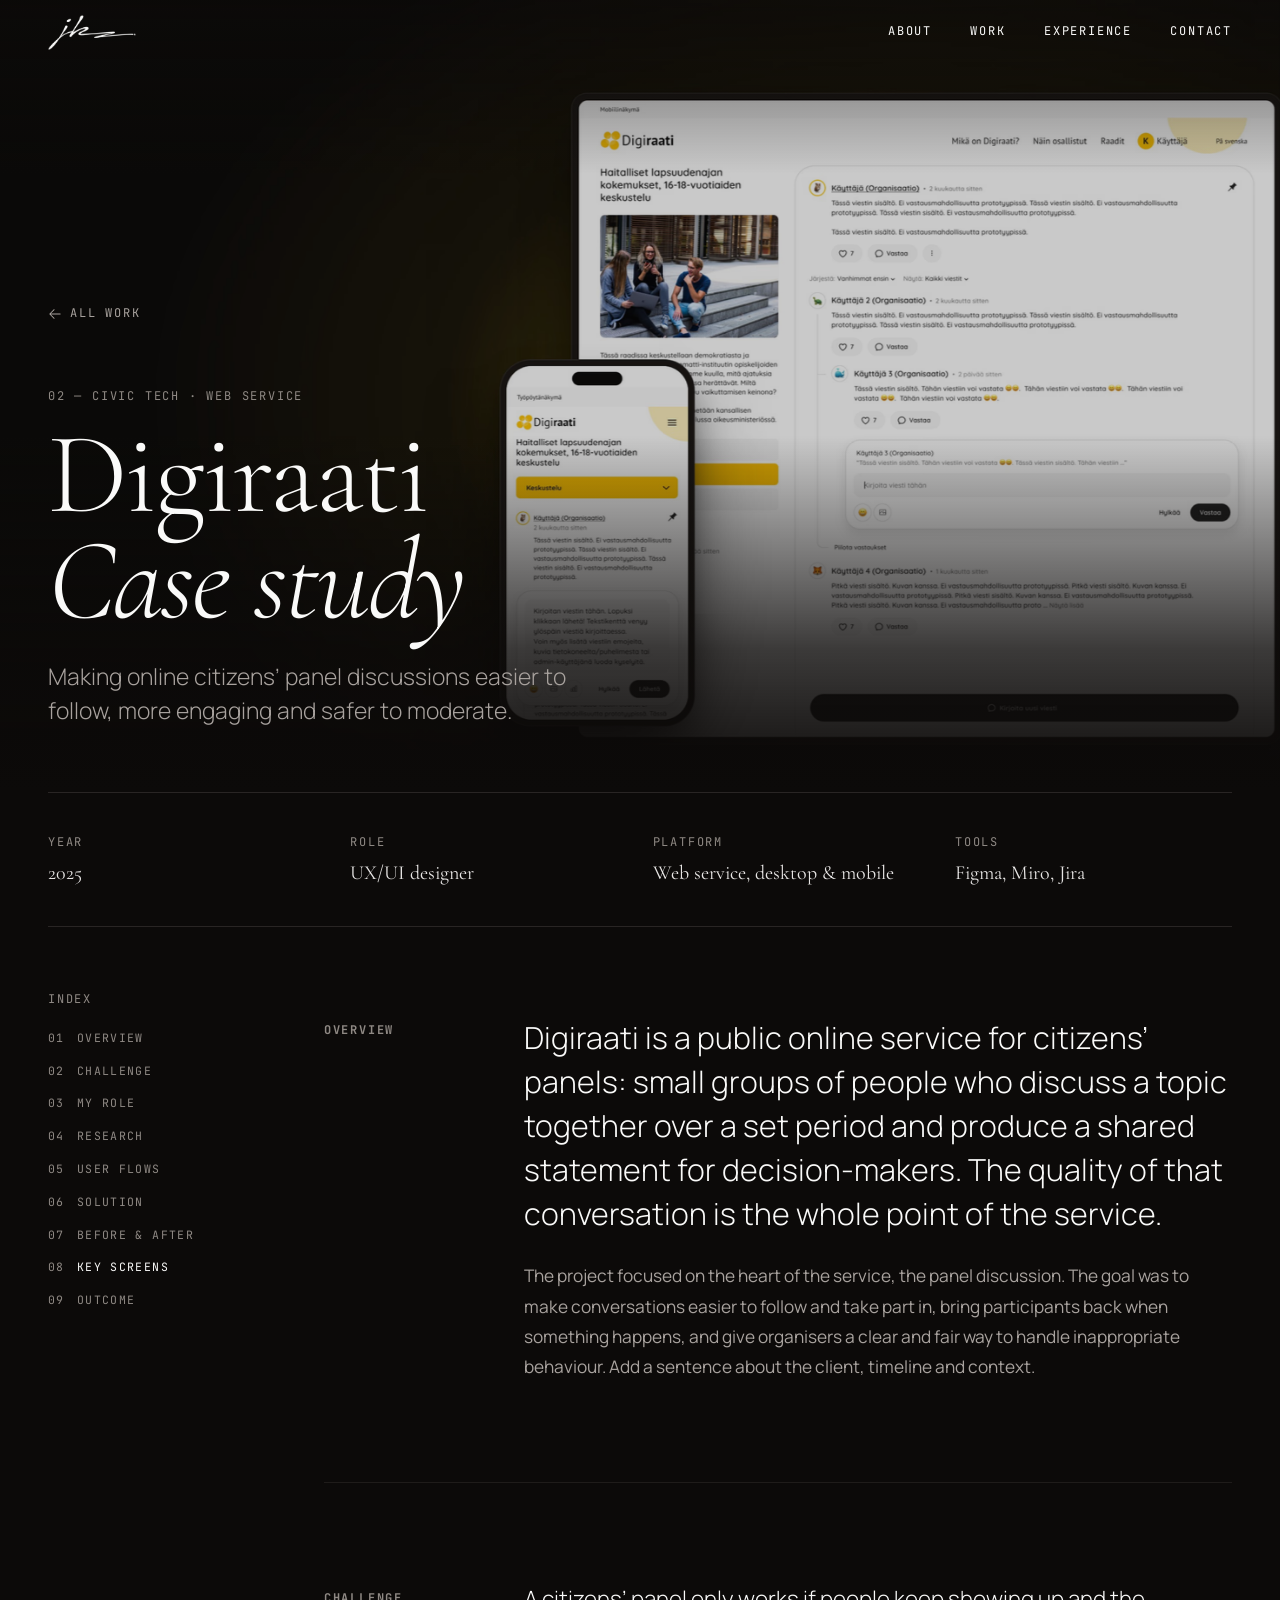
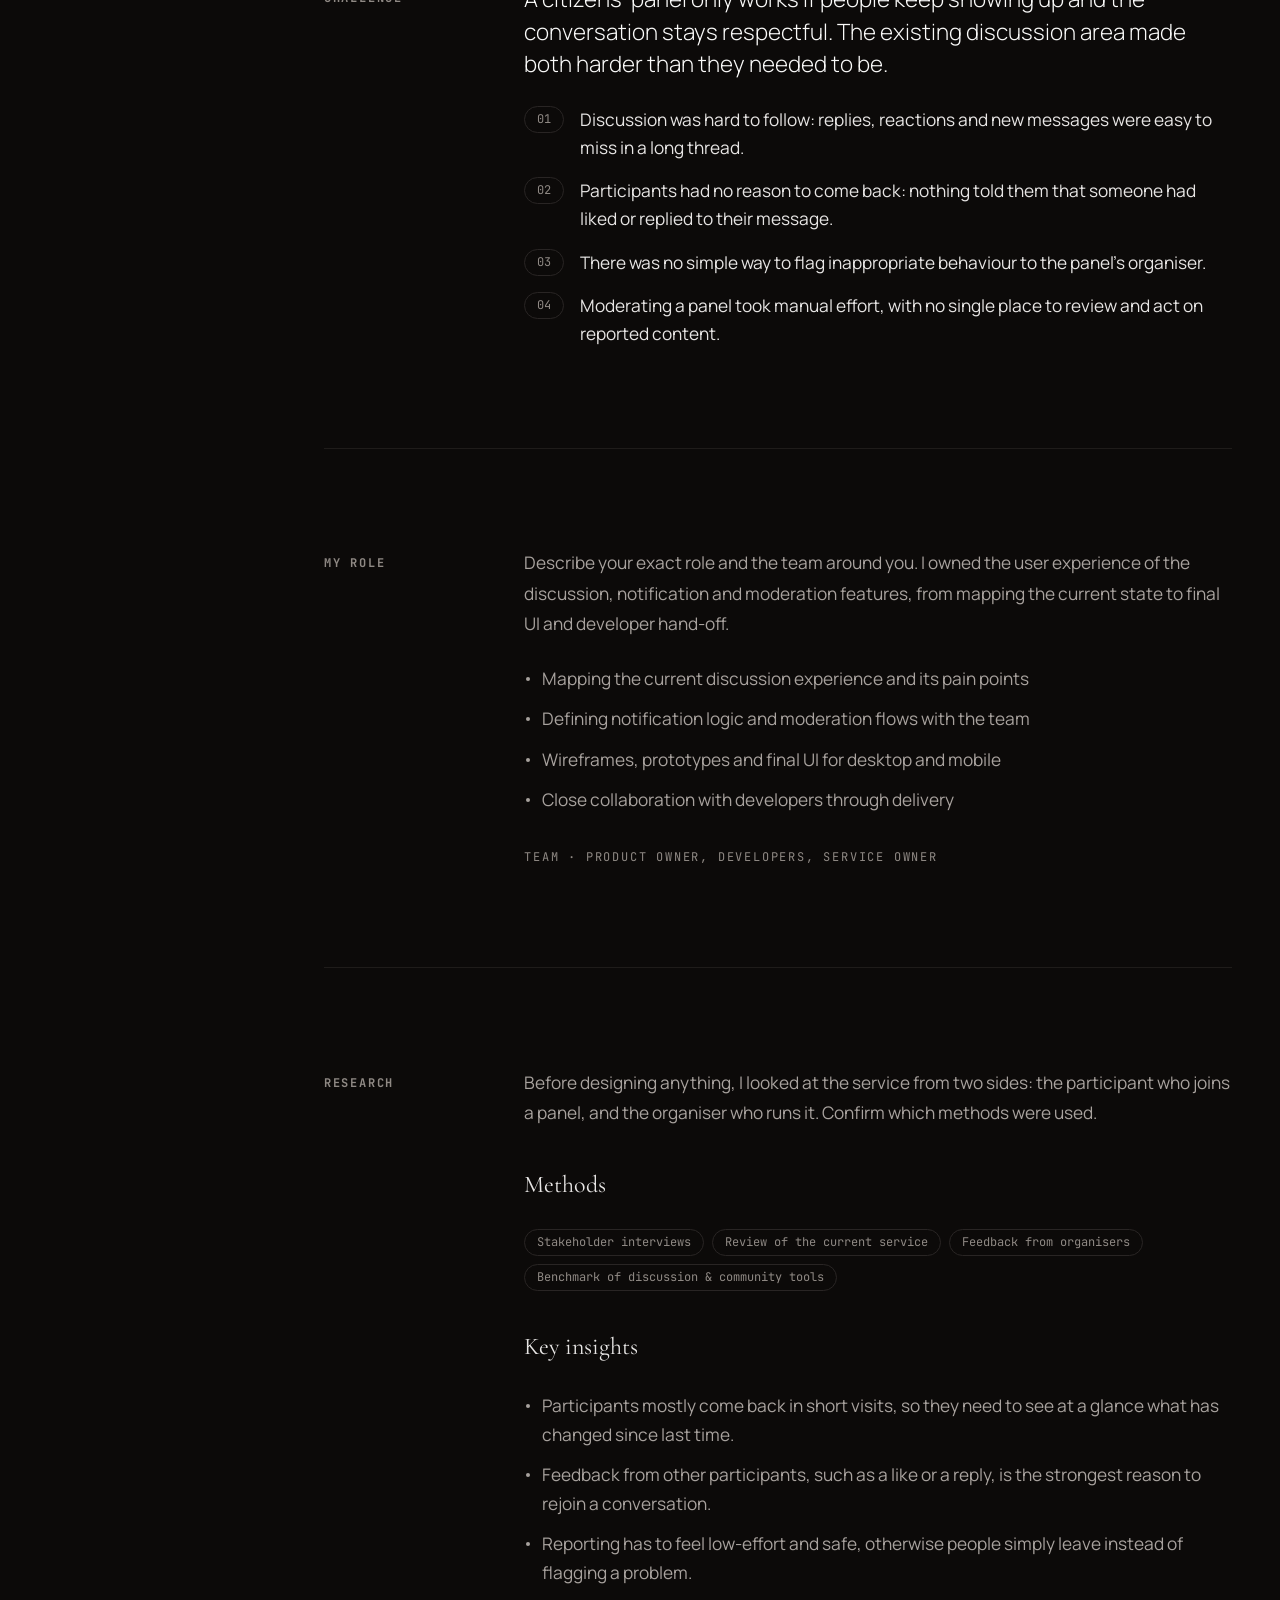
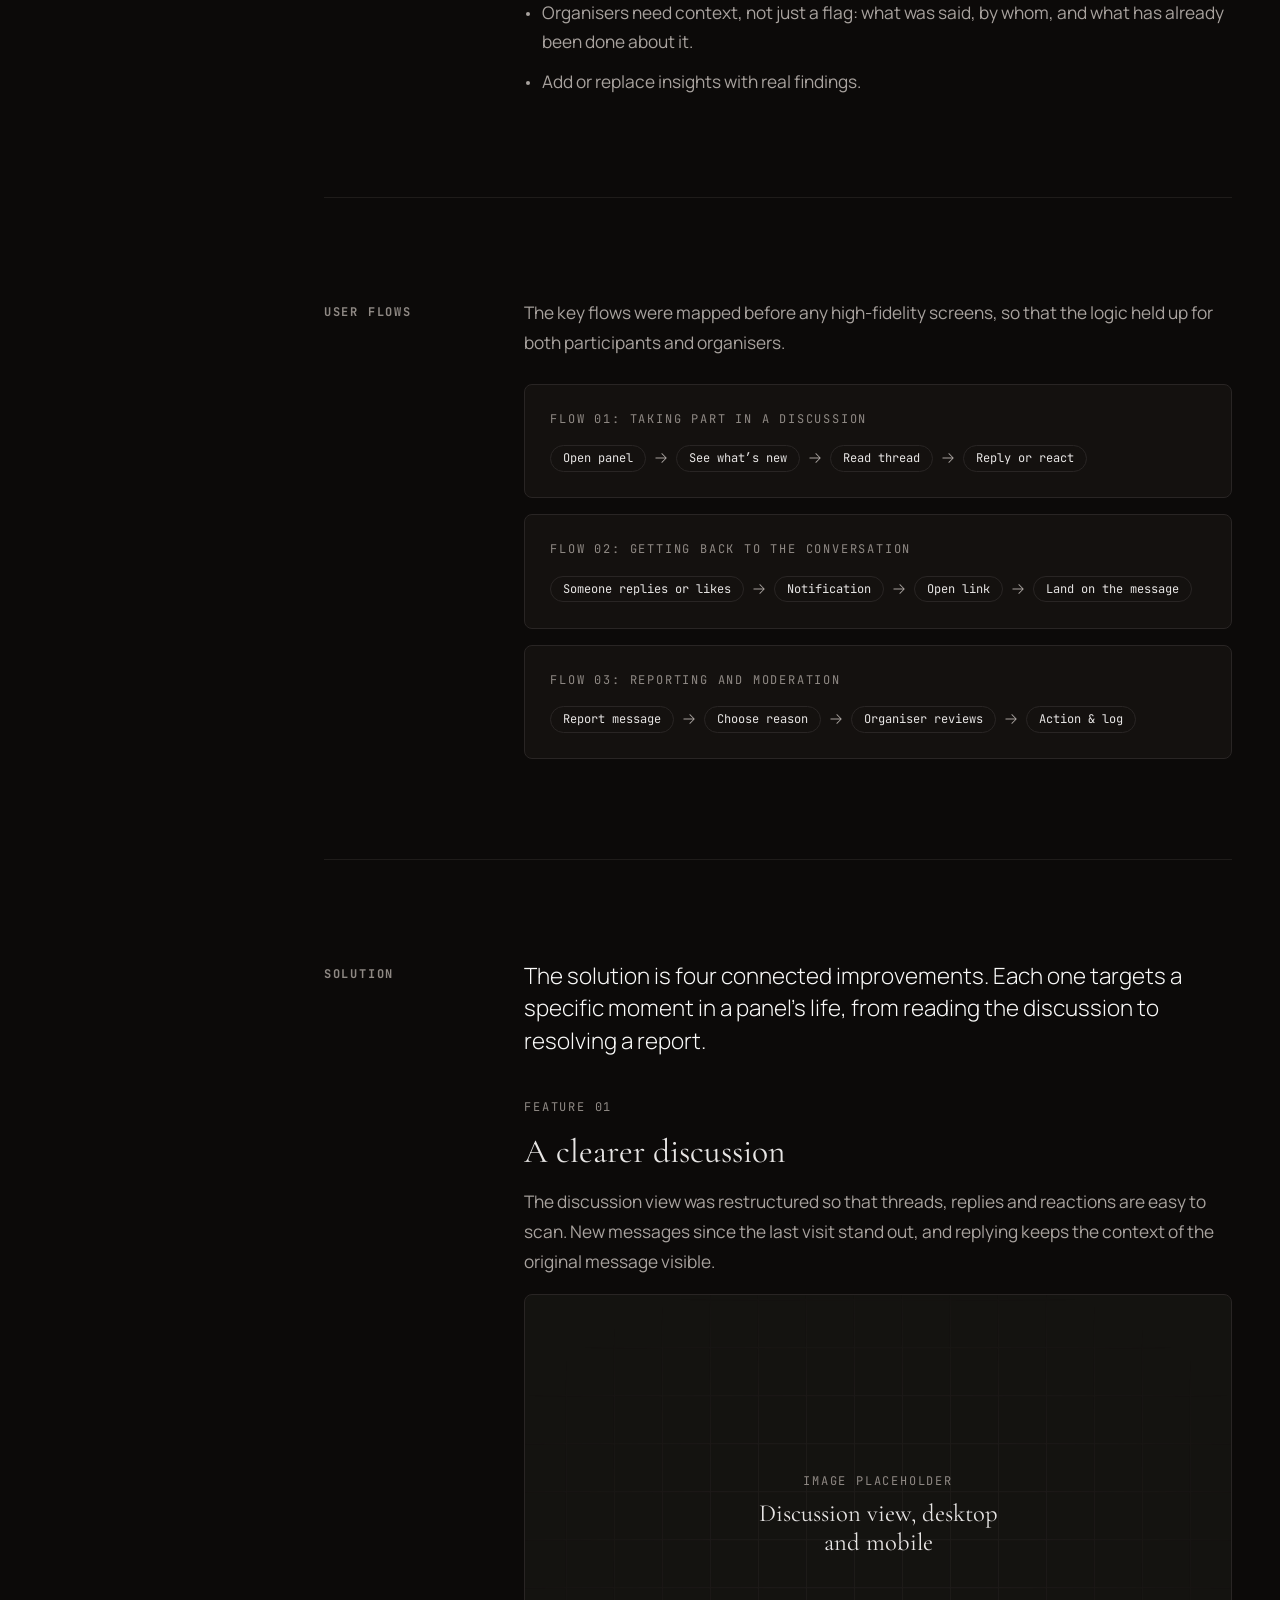
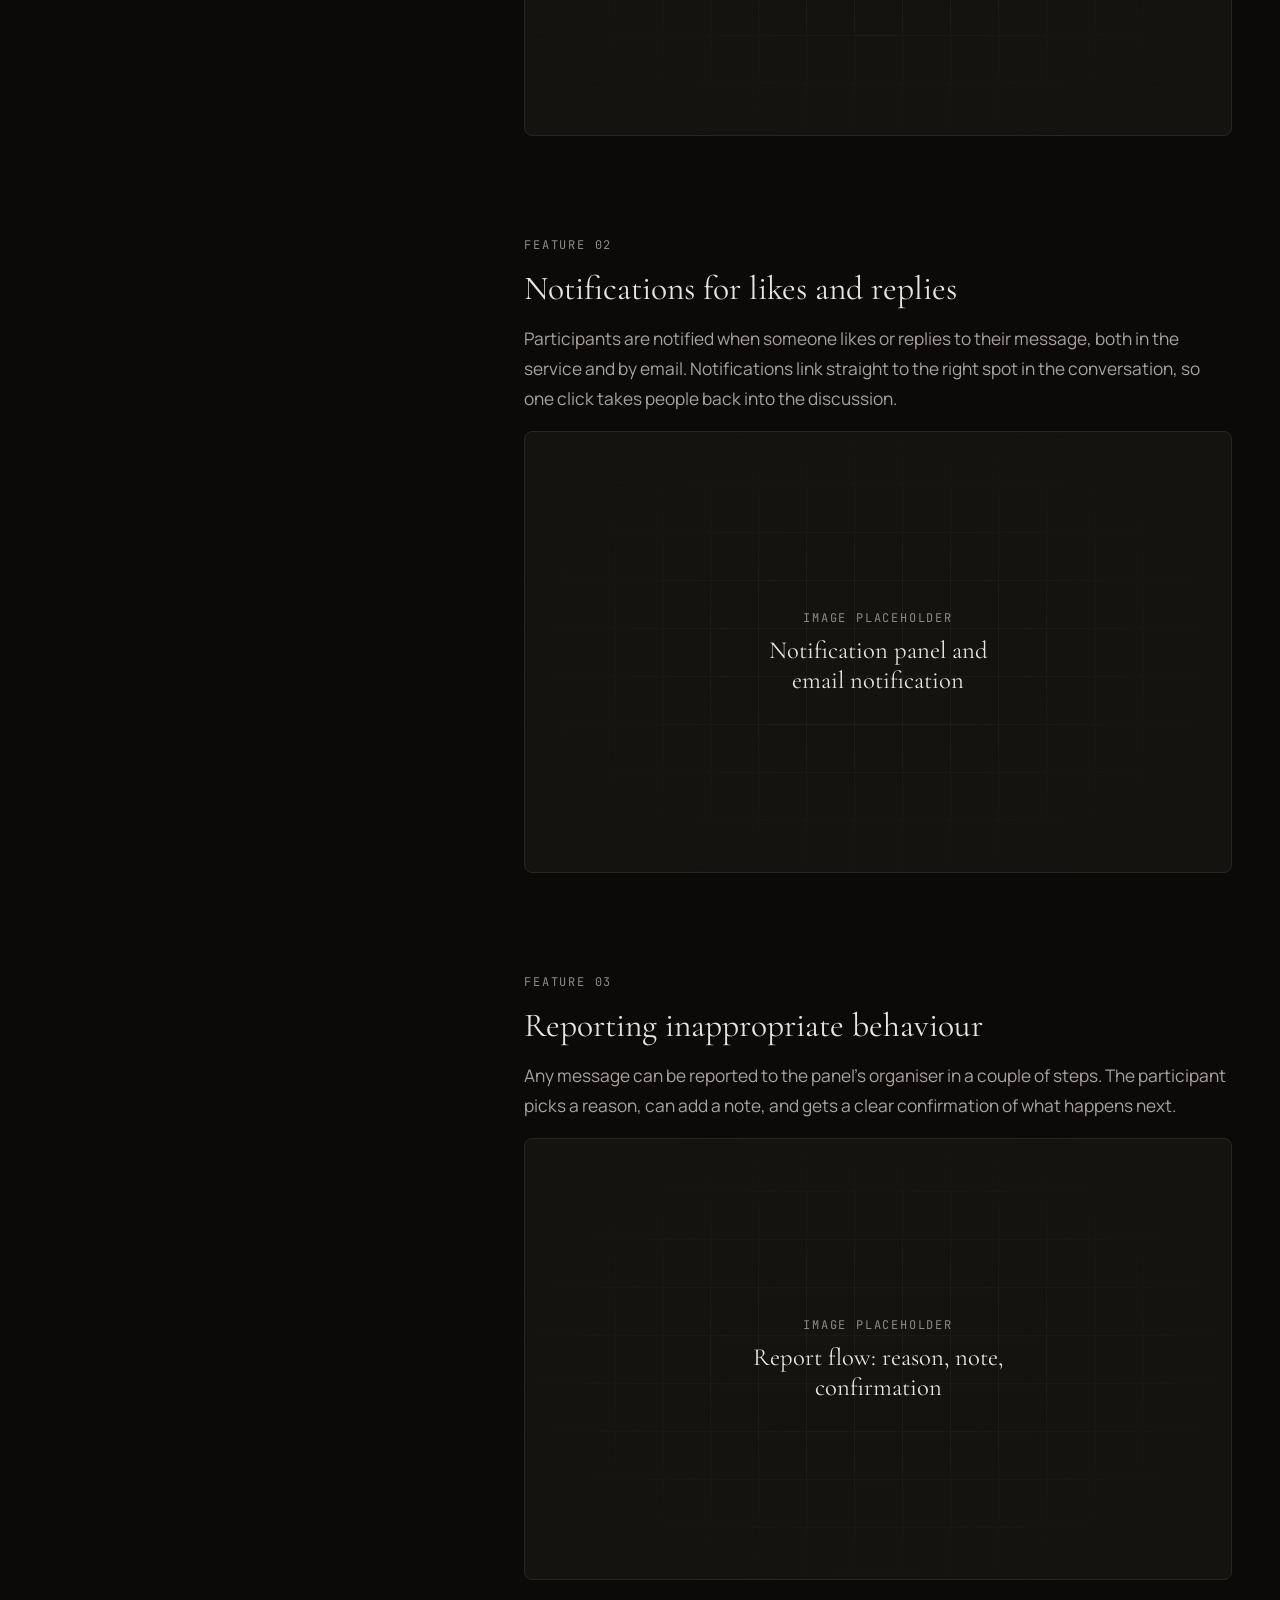
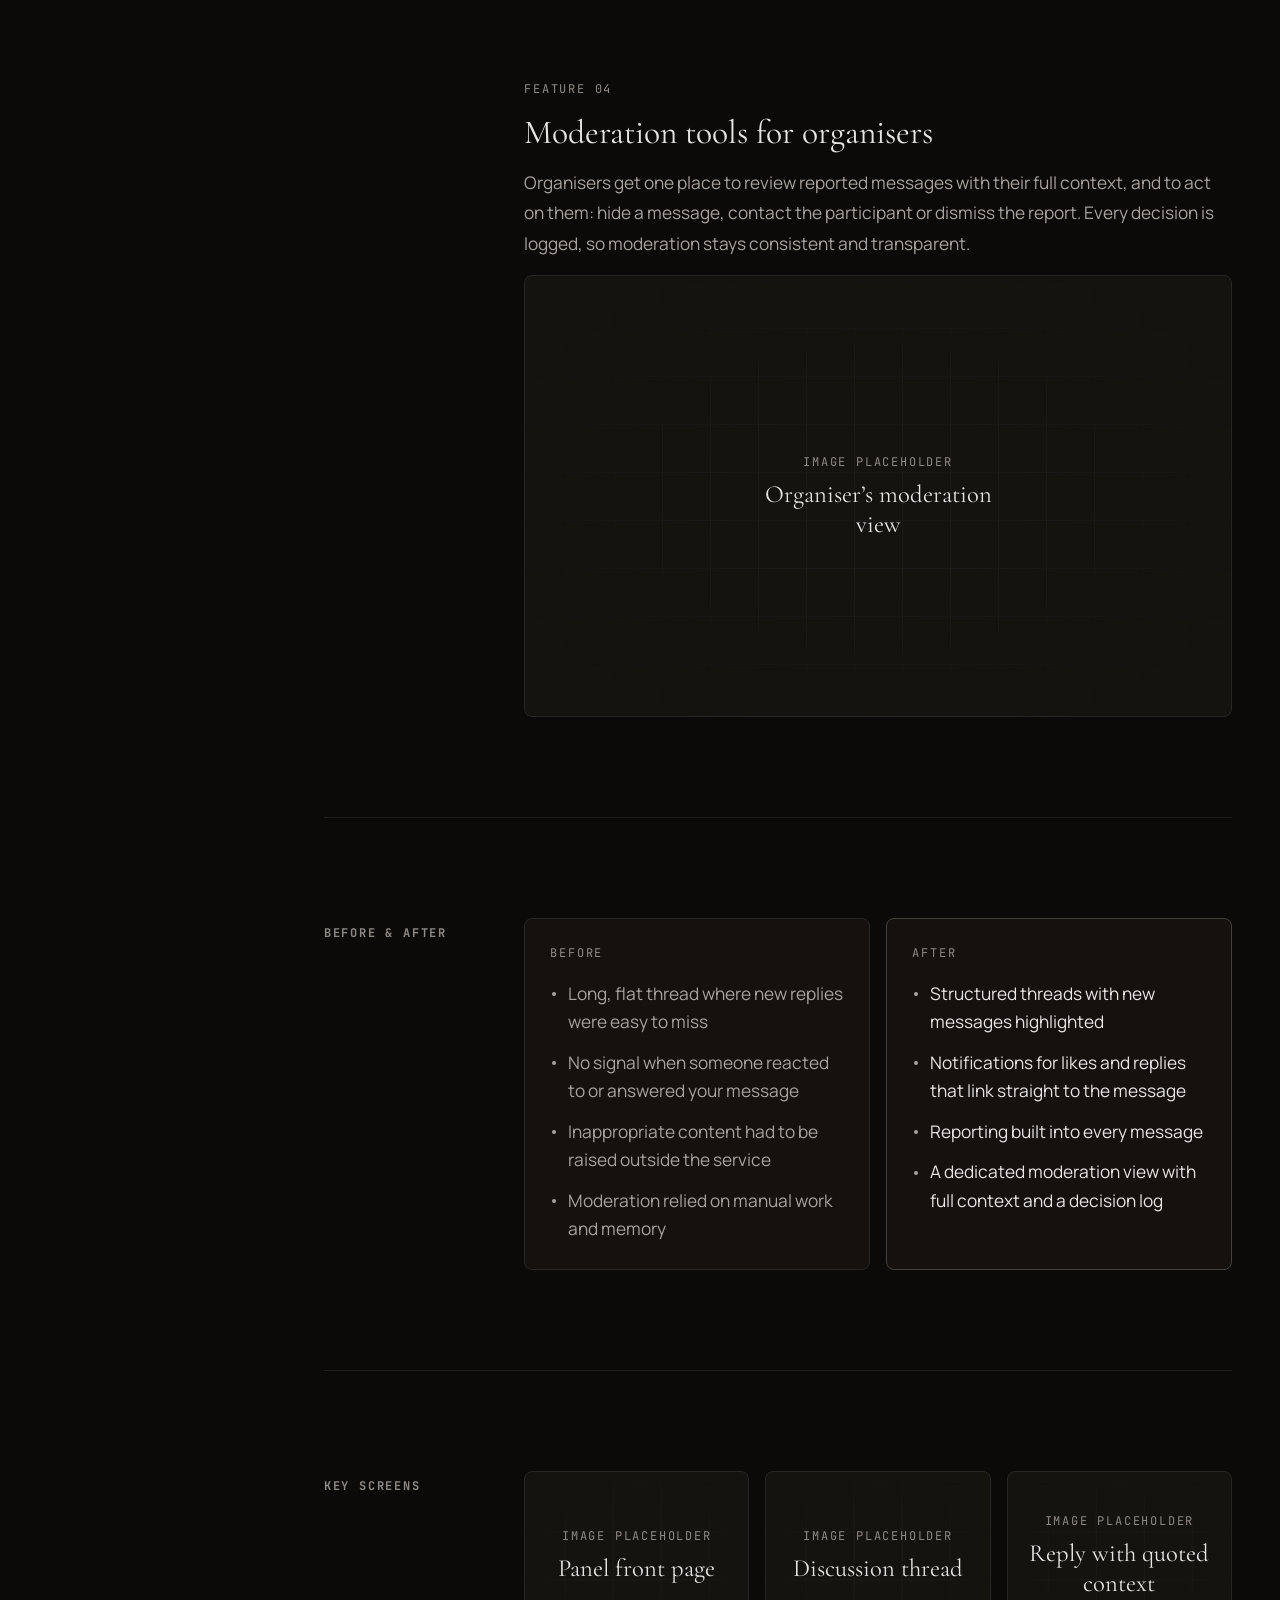
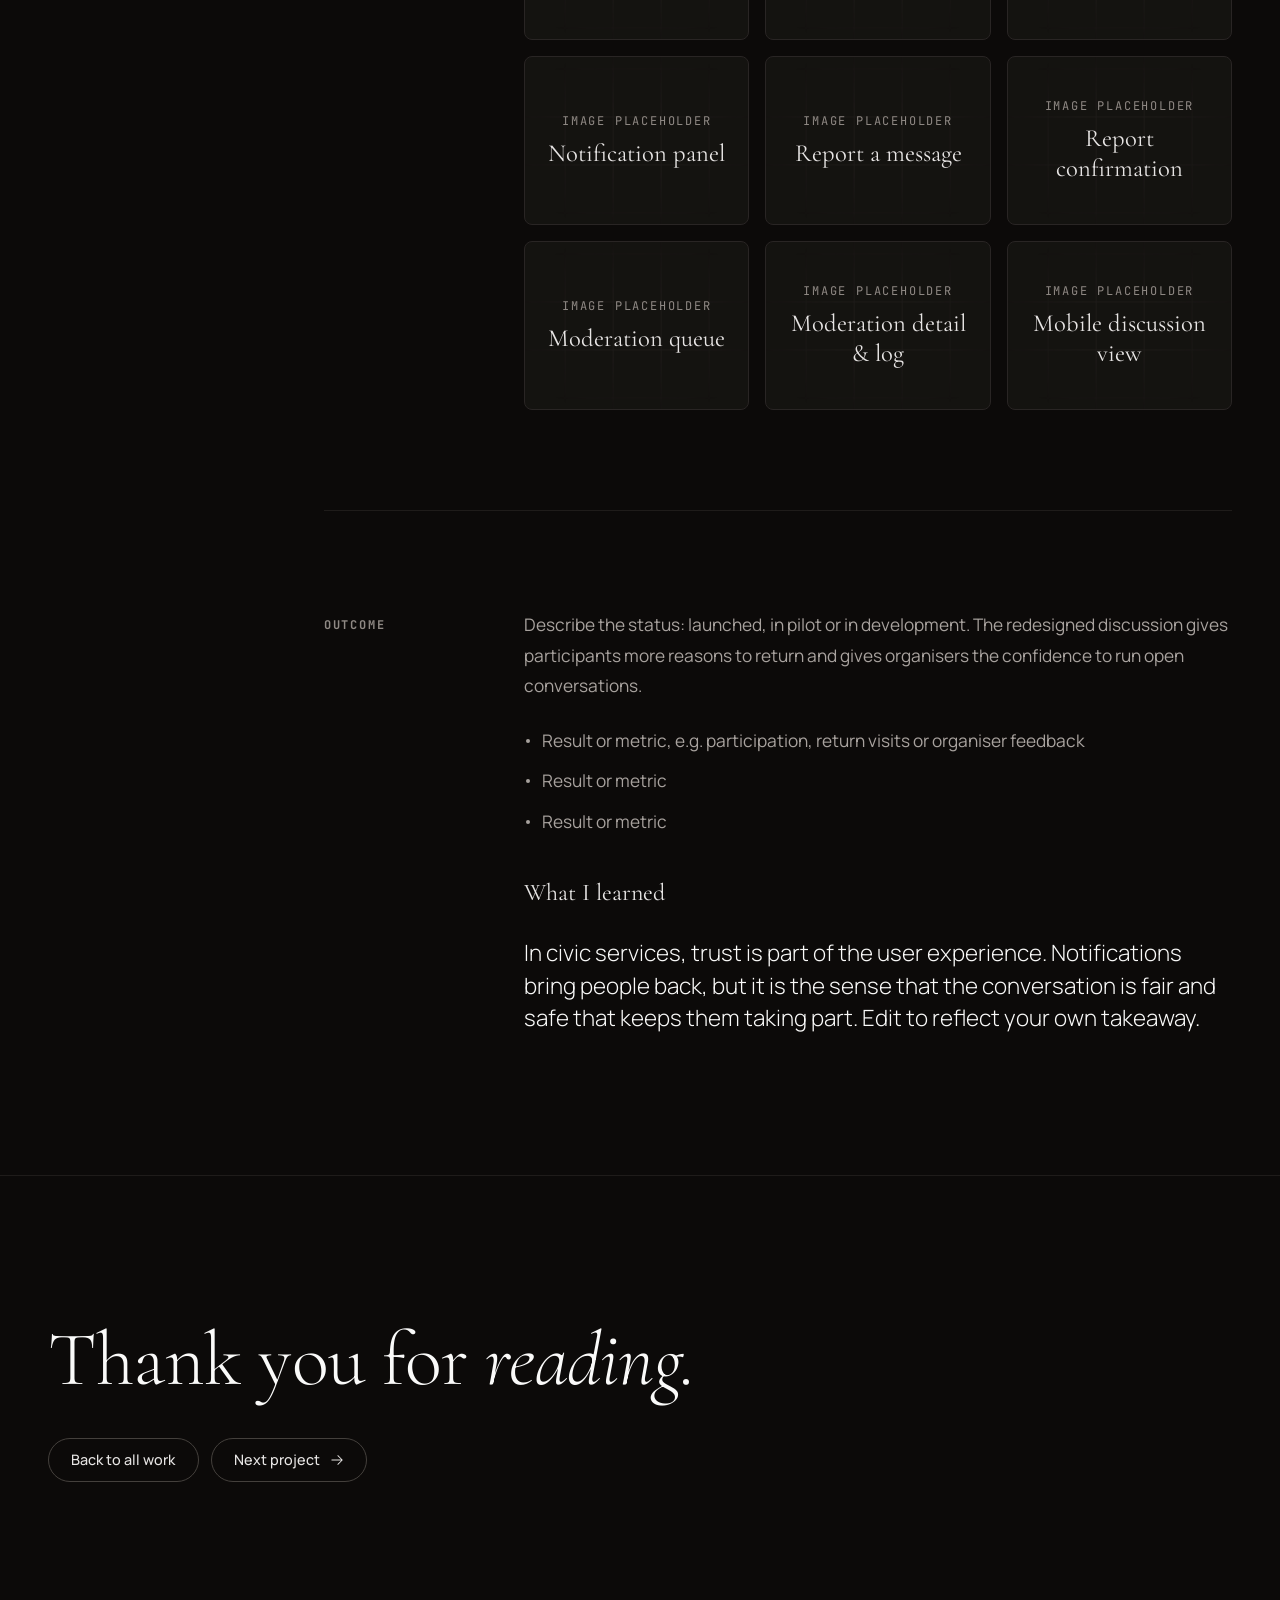
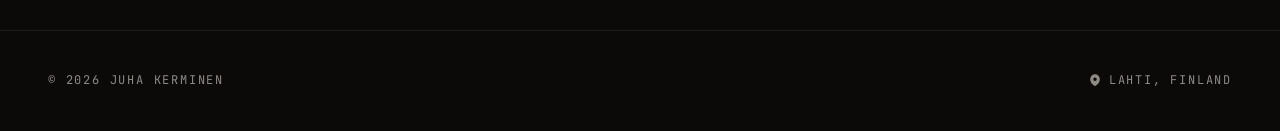
<file: work/02-digiraati/index.html>
<!DOCTYPE html><html lang="en" class="hide-ph" data-astro-cid-5hce7sga> <head><meta charset="utf-8"><meta name="viewport" content="width=device-width, initial-scale=1"><title>Digiraati: Making online citizens’ panel discussions easier to follow, more engaging and safer to moderate — Case study</title><meta name="description" content="Making panel discussions easier to follow, keeping participants engaged with timely notifications, and giving organisers the tools to keep conversations safe and on topic."><link rel="canonical" href="https://example.vercel.app/work/02-digiraati/"><link rel="icon" href="../../favicon.png" type="image/png"><link rel="apple-touch-icon" href="../../favicon.png"><meta name="theme-color" content="#0f1113"><meta property="og:title" content="Digiraati: better conversations for online citizens’ panels — Case study"><meta property="og:description" content="Making panel discussions easier to follow, keeping participants engaged with timely notifications, and giving organisers the tools to keep conversations safe and on topic."><meta property="og:type" content="website"><script>document.documentElement.classList.add('js');</script><link rel="stylesheet" href="../../assets/index.DhpQsdCt.css">
<link rel="stylesheet" href="../../assets/case.C8GbJv1V.css"><script type="module" src="../../assets/page.BT_9kWGp.js"></script></head> <body data-astro-cid-5hce7sga> <a class="skip" href="#main" data-astro-cid-5hce7sga>Skip to content</a> <header class="header" data-header data-astro-cid-3ef6ksr2> <div class="header__inner" data-astro-cid-3ef6ksr2> <a class="brand" href="../../index.html#home" aria-label="Juha Kerminen, home" data-astro-cid-3ef6ksr2> <span class="brand__logo" aria-hidden="true" data-astro-cid-3ef6ksr2></span> </a> <nav class="nav" aria-label="Primary" data-astro-cid-3ef6ksr2> <ul role="list" class="nav__list" data-astro-cid-3ef6ksr2> <li data-astro-cid-3ef6ksr2><a class="nav__link" href="../../index.html#about" data-nav="about" data-astro-cid-3ef6ksr2>About</a></li><li data-astro-cid-3ef6ksr2><a class="nav__link" href="../../index.html#work" data-nav="work" data-astro-cid-3ef6ksr2>Work</a></li><li data-astro-cid-3ef6ksr2><a class="nav__link" href="../../index.html#experience" data-nav="experience" data-astro-cid-3ef6ksr2>Experience</a></li><li data-astro-cid-3ef6ksr2><a class="nav__link" href="../../index.html#contact" data-nav="contact" data-astro-cid-3ef6ksr2>Contact</a></li> </ul> </nav> <button class="menu-btn" type="button" aria-expanded="false" aria-controls="mobile-menu" data-menu-btn data-astro-cid-3ef6ksr2> <span data-menu-label data-astro-cid-3ef6ksr2>Menu</span> <span class="menu-btn__icon" aria-hidden="true" data-astro-cid-3ef6ksr2><i data-astro-cid-3ef6ksr2></i><i data-astro-cid-3ef6ksr2></i></span> </button> </div> <div class="sheet" id="mobile-menu" data-menu hidden data-astro-cid-3ef6ksr2> <nav class="sheet__nav" aria-label="Mobile" data-astro-cid-3ef6ksr2> <ul role="list" data-astro-cid-3ef6ksr2> <li style="--i:0" data-astro-cid-3ef6ksr2><a href="../../index.html#about" class="sheet__link display" data-menu-link data-astro-cid-3ef6ksr2>About</a></li><li style="--i:1" data-astro-cid-3ef6ksr2><a href="../../index.html#work" class="sheet__link display" data-menu-link data-astro-cid-3ef6ksr2>Work</a></li><li style="--i:2" data-astro-cid-3ef6ksr2><a href="../../index.html#experience" class="sheet__link display" data-menu-link data-astro-cid-3ef6ksr2>Experience</a></li><li style="--i:3" data-astro-cid-3ef6ksr2><a href="../../index.html#contact" class="sheet__link display" data-menu-link data-astro-cid-3ef6ksr2>Contact</a></li> </ul> <p class="sheet__foot label" data-astro-cid-3ef6ksr2><a href="mailto:jkerminen@gmail.com" data-astro-cid-3ef6ksr2>jkerminen@gmail.com</a></p> </nav> </div> </header> <script type="module">const l=document.querySelector("[data-header]"),t=document.querySelector("[data-menu-btn]"),u=document.querySelector("[data-menu-label]"),o=document.querySelector("[data-menu]"),m=document.getElementById("main"),g=document.querySelector("footer"),n=e=>{t.setAttribute("aria-expanded",String(e)),u.textContent=e?"Close":"Menu",o.hidden=!e,document.documentElement.classList.toggle("menu-open",e),m?.toggleAttribute("inert",e),g?.toggleAttribute("inert",e),e&&o.querySelector("a")?.focus()};t.addEventListener("click",()=>n(t.getAttribute("aria-expanded")!=="true"));o.querySelectorAll("[data-menu-link]").forEach(e=>e.addEventListener("click",()=>n(!1)));document.addEventListener("keydown",e=>{e.key==="Escape"&&t.getAttribute("aria-expanded")==="true"&&(n(!1),t.focus())});matchMedia("(min-width: 48em)").addEventListener("change",e=>e.matches&&n(!1));const d=()=>l.classList.toggle("is-scrolled",scrollY>24);addEventListener("scroll",d,{passive:!0});d();const i=document.querySelectorAll("[data-nav]"),s=[...i].map(e=>document.getElementById(e.dataset.nav)).filter(Boolean);if(s.length){const e=new IntersectionObserver(a=>{for(const r of a)r.isIntersecting&&i.forEach(c=>c.classList.toggle("is-active",c.dataset.nav===r.target.id))},{rootMargin:"-45% 0px -50% 0px"});s.forEach(a=>e.observe(a))}</script>  <main id="main" tabindex="-1" data-astro-cid-5hce7sga> <article class="cs" data-astro-cid-s32tyb2m> <!-- Hero --> <header class="cs__hero" data-astro-cid-s32tyb2m> <div class="cs__hero-media" data-astro-cid-s32tyb2m> <picture data-astro-cid-s32tyb2m="true"> <source srcset="../../assets/02-digiraati-hero.B4yS6tTe_2hxxGk.avif 960w, ../../assets/02-digiraati-hero.B4yS6tTe_1S0Yid.avif 1600w, ../../assets/02-digiraati-hero.B4yS6tTe_9fsJI.avif 2400w, ../../assets/02-digiraati-hero.B4yS6tTe_Z1P1hn.avif 2880w" type="image/avif" sizes="100vw">  <img src="../../assets/02-digiraati-hero.B4yS6tTe_kVo5j.webp" srcset="../../assets/02-digiraati-hero.B4yS6tTe_Z2udNAN.webp 960w, ../../assets/02-digiraati-hero.B4yS6tTe_14HPOf.webp 1600w, ../../assets/02-digiraati-hero.B4yS6tTe_w1S7p.webp 2400w, ../../assets/02-digiraati-hero.B4yS6tTe_kVo5j.webp 2880w" alt="Digiraati: redesigned discussion view" sizes="100vw" loading="eager" fetchpriority="high" data-astro-cid-s32tyb2m="true" decoding="async" width="2880" height="1640" class="cs__hero-img"> </picture> </div> <div class="container cs__hero-inner" data-astro-cid-s32tyb2m> <a class="cs__back label" href="../../index.html#work" data-astro-cid-s32tyb2m> <svg viewBox="0 0 24 24" fill="currentColor" width="14" height="14" aria-hidden="true" data-astro-cid-s32tyb2m><path fill-rule="evenodd" d="M11.03 3.97a.75.75 0 0 1 0 1.06l-6.22 6.22H21a.75.75 0 0 1 0 1.5H4.81l6.22 6.22a.75.75 0 1 1-1.06 1.06l-7.5-7.5a.75.75 0 0 1 0-1.06l7.5-7.5a.75.75 0 0 1 1.06 0Z" clip-rule="evenodd" data-astro-cid-s32tyb2m></path></svg>
All work
</a> <p class="label cs__eyebrow" data-reveal data-astro-cid-s32tyb2m>02 — Civic tech · Web service</p> <h1 class="display cs__title" data-reveal style="--reveal-i:1" data-astro-cid-s32tyb2m> <span data-astro-cid-s32tyb2m>Digiraati</span> <em data-astro-cid-s32tyb2m>Case study</em> </h1> <p class="cs__subtitle" data-reveal style="--reveal-i:2" data-astro-cid-s32tyb2m>Making online citizens’ panel discussions easier to follow, more engaging and safer to moderate.</p> </div> </header> <!-- Meta --> <div class="container" data-astro-cid-s32tyb2m> <dl class="cs__meta" data-reveal data-astro-cid-s32tyb2m> <div data-astro-cid-s32tyb2m><dt class="label" data-astro-cid-s32tyb2m>Year</dt><dd data-astro-cid-s32tyb2m>2025</dd></div> <div data-astro-cid-s32tyb2m><dt class="label" data-astro-cid-s32tyb2m>Role</dt><dd data-astro-cid-s32tyb2m>UX/UI designer</dd></div> <div data-astro-cid-s32tyb2m><dt class="label" data-astro-cid-s32tyb2m>Platform</dt><dd data-astro-cid-s32tyb2m>Web service, desktop &amp; mobile</dd></div> <div data-astro-cid-s32tyb2m><dt class="label" data-astro-cid-s32tyb2m>Tools</dt><dd data-astro-cid-s32tyb2m>Figma, Miro, Jira</dd></div> </dl> </div> <div class="container cs__layout" data-astro-cid-s32tyb2m> <!-- Sticky index --> <nav class="cs__index" aria-label="Case study sections" data-astro-cid-s32tyb2m> <p class="label cs__index-title" data-astro-cid-s32tyb2m>Index</p> <ol role="list" data-astro-cid-s32tyb2m> <li data-astro-cid-s32tyb2m><a href="#overview" data-cs-nav="overview" data-astro-cid-s32tyb2m><span class="cs__index-n" data-astro-cid-s32tyb2m>01</span>Overview</a></li><li data-astro-cid-s32tyb2m><a href="#challenge" data-cs-nav="challenge" data-astro-cid-s32tyb2m><span class="cs__index-n" data-astro-cid-s32tyb2m>02</span>Challenge</a></li><li data-astro-cid-s32tyb2m><a href="#role" data-cs-nav="role" data-astro-cid-s32tyb2m><span class="cs__index-n" data-astro-cid-s32tyb2m>03</span>My role</a></li><li data-astro-cid-s32tyb2m><a href="#research" data-cs-nav="research" data-astro-cid-s32tyb2m><span class="cs__index-n" data-astro-cid-s32tyb2m>04</span>Research</a></li><li data-astro-cid-s32tyb2m><a href="#flows" data-cs-nav="flows" data-astro-cid-s32tyb2m><span class="cs__index-n" data-astro-cid-s32tyb2m>05</span>User flows</a></li><li data-astro-cid-s32tyb2m><a href="#solution" data-cs-nav="solution" data-astro-cid-s32tyb2m><span class="cs__index-n" data-astro-cid-s32tyb2m>06</span>Solution</a></li><li data-astro-cid-s32tyb2m><a href="#before-after" data-cs-nav="before-after" data-astro-cid-s32tyb2m><span class="cs__index-n" data-astro-cid-s32tyb2m>07</span>Before &amp; after</a></li><li data-astro-cid-s32tyb2m><a href="#screens" data-cs-nav="screens" data-astro-cid-s32tyb2m><span class="cs__index-n" data-astro-cid-s32tyb2m>08</span>Key screens</a></li><li data-astro-cid-s32tyb2m><a href="#outcome" data-cs-nav="outcome" data-astro-cid-s32tyb2m><span class="cs__index-n" data-astro-cid-s32tyb2m>09</span>Outcome</a></li> </ol> </nav> <div class="cs__body" data-astro-cid-s32tyb2m> <section class="cs__sec" id="overview" aria-labelledby="h-overview" data-astro-cid-s32tyb2m> <h2 class="label cs__label" id="h-overview" data-astro-cid-s32tyb2m>Overview</h2> <div class="cs__content" data-reveal data-astro-cid-s32tyb2m> <p class="cs__lead" data-astro-cid-s32tyb2m>Digiraati is a public online service for citizens’ panels: small groups of people who discuss a topic together over a set period and produce a shared statement for decision-makers. The quality of that conversation is the whole point of the service.</p> <p class="cs__p" data-astro-cid-s32tyb2m>The project focused on the heart of the service, the panel discussion. The goal was to make conversations easier to follow and take part in, bring participants back when something happens, and give organisers a clear and fair way to handle inappropriate behaviour. Add a sentence about the client, timeline and context.</p> </div> </section> <section class="cs__sec" id="challenge" aria-labelledby="h-challenge" data-astro-cid-s32tyb2m> <h2 class="label cs__label" id="h-challenge" data-astro-cid-s32tyb2m>Challenge</h2> <div class="cs__content" data-reveal data-astro-cid-s32tyb2m> <p class="cs__lead cs__lead--s" data-astro-cid-s32tyb2m>A citizens’ panel only works if people keep showing up and the conversation stays respectful. The existing discussion area made both harder than they needed to be.</p> <ol role="list" class="cs__numbered" data-astro-cid-s32tyb2m> <li data-astro-cid-s32tyb2m><span class="pill" data-astro-cid-s32tyb2m>01</span><span data-astro-cid-s32tyb2m>Discussion was hard to follow: replies, reactions and new messages were easy to miss in a long thread.</span></li><li data-astro-cid-s32tyb2m><span class="pill" data-astro-cid-s32tyb2m>02</span><span data-astro-cid-s32tyb2m>Participants had no reason to come back: nothing told them that someone had liked or replied to their message.</span></li><li data-astro-cid-s32tyb2m><span class="pill" data-astro-cid-s32tyb2m>03</span><span data-astro-cid-s32tyb2m>There was no simple way to flag inappropriate behaviour to the panel’s organiser.</span></li><li data-astro-cid-s32tyb2m><span class="pill" data-astro-cid-s32tyb2m>04</span><span data-astro-cid-s32tyb2m>Moderating a panel took manual effort, with no single place to review and act on reported content.</span></li> </ol> </div> </section> <section class="cs__sec" id="role" aria-labelledby="h-role" data-astro-cid-s32tyb2m> <h2 class="label cs__label" id="h-role" data-astro-cid-s32tyb2m>My role</h2> <div class="cs__content" data-reveal data-astro-cid-s32tyb2m> <p class="cs__p" data-astro-cid-s32tyb2m>Describe your exact role and the team around you. I owned the user experience of the discussion, notification and moderation features, from mapping the current state to final UI and developer hand-off.</p> <ul role="list" class="cs__dots" data-astro-cid-s32tyb2m><li data-astro-cid-s32tyb2m>Mapping the current discussion experience and its pain points</li><li data-astro-cid-s32tyb2m>Defining notification logic and moderation flows with the team</li><li data-astro-cid-s32tyb2m>Wireframes, prototypes and final UI for desktop and mobile</li><li data-astro-cid-s32tyb2m>Close collaboration with developers through delivery</li></ul> <p class="label cs__team" data-astro-cid-s32tyb2m>Team · <span data-astro-cid-s32tyb2m>Product owner, developers, service owner</span></p> </div> </section> <section class="cs__sec" id="research" aria-labelledby="h-research" data-astro-cid-s32tyb2m> <h2 class="label cs__label" id="h-research" data-astro-cid-s32tyb2m>Research</h2> <div class="cs__content" data-reveal data-astro-cid-s32tyb2m> <p class="cs__p" data-astro-cid-s32tyb2m>Before designing anything, I looked at the service from two sides: the participant who joins a panel, and the organiser who runs it. Confirm which methods were used.</p> <h3 class="cs__h" data-astro-cid-s32tyb2m>Methods</h3> <ul role="list" class="cs__pills" data-astro-cid-s32tyb2m><li class="pill" data-astro-cid-s32tyb2m>Stakeholder interviews</li><li class="pill" data-astro-cid-s32tyb2m>Review of the current service</li><li class="pill" data-astro-cid-s32tyb2m>Feedback from organisers</li><li class="pill" data-astro-cid-s32tyb2m>Benchmark of discussion &amp; community tools</li></ul> <h3 class="cs__h" data-astro-cid-s32tyb2m>Key insights</h3> <ul role="list" class="cs__dots" data-astro-cid-s32tyb2m><li data-astro-cid-s32tyb2m>Participants mostly come back in short visits, so they need to see at a glance what has changed since last time.</li><li data-astro-cid-s32tyb2m>Feedback from other participants, such as a like or a reply, is the strongest reason to rejoin a conversation.</li><li data-astro-cid-s32tyb2m>Reporting has to feel low-effort and safe, otherwise people simply leave instead of flagging a problem.</li><li data-astro-cid-s32tyb2m>Organisers need context, not just a flag: what was said, by whom, and what has already been done about it.</li><li data-astro-cid-s32tyb2m>Add or replace insights with real findings.</li></ul> </div> </section> <section class="cs__sec" id="flows" aria-labelledby="h-flows" data-astro-cid-s32tyb2m> <h2 class="label cs__label" id="h-flows" data-astro-cid-s32tyb2m>User flows</h2> <div class="cs__content" data-reveal data-astro-cid-s32tyb2m> <p class="cs__p" data-astro-cid-s32tyb2m>The key flows were mapped before any high-fidelity screens, so that the logic held up for both participants and organisers.</p> <div class="cs__flows" data-astro-cid-s32tyb2m> <div class="card cs__flow" data-astro-cid-s32tyb2m> <p class="label" data-astro-cid-s32tyb2m>Flow 01: Taking part in a discussion</p> <ol role="list" class="cs__steps" data-astro-cid-s32tyb2m> <li data-astro-cid-s32tyb2m> <span class="pill" data-astro-cid-s32tyb2m>Open panel</span> <span class="cs__arrow" data-astro-cid-s32tyb2m><svg viewBox="0 0 24 24" fill="currentColor" width="14" height="14" aria-hidden="true"><path fill-rule="evenodd" d="M12.97 3.97a.75.75 0 0 1 1.06 0l7.5 7.5a.75.75 0 0 1 0 1.06l-7.5 7.5a.75.75 0 1 1-1.06-1.06l6.22-6.22H3a.75.75 0 0 1 0-1.5h16.19l-6.22-6.22a.75.75 0 0 1 0-1.06Z" clip-rule="evenodd" /></svg></span> </li><li data-astro-cid-s32tyb2m> <span class="pill" data-astro-cid-s32tyb2m>See what’s new</span> <span class="cs__arrow" data-astro-cid-s32tyb2m><svg viewBox="0 0 24 24" fill="currentColor" width="14" height="14" aria-hidden="true"><path fill-rule="evenodd" d="M12.97 3.97a.75.75 0 0 1 1.06 0l7.5 7.5a.75.75 0 0 1 0 1.06l-7.5 7.5a.75.75 0 1 1-1.06-1.06l6.22-6.22H3a.75.75 0 0 1 0-1.5h16.19l-6.22-6.22a.75.75 0 0 1 0-1.06Z" clip-rule="evenodd" /></svg></span> </li><li data-astro-cid-s32tyb2m> <span class="pill" data-astro-cid-s32tyb2m>Read thread</span> <span class="cs__arrow" data-astro-cid-s32tyb2m><svg viewBox="0 0 24 24" fill="currentColor" width="14" height="14" aria-hidden="true"><path fill-rule="evenodd" d="M12.97 3.97a.75.75 0 0 1 1.06 0l7.5 7.5a.75.75 0 0 1 0 1.06l-7.5 7.5a.75.75 0 1 1-1.06-1.06l6.22-6.22H3a.75.75 0 0 1 0-1.5h16.19l-6.22-6.22a.75.75 0 0 1 0-1.06Z" clip-rule="evenodd" /></svg></span> </li><li data-astro-cid-s32tyb2m> <span class="pill" data-astro-cid-s32tyb2m>Reply or react</span>  </li> </ol> </div><div class="card cs__flow" data-astro-cid-s32tyb2m> <p class="label" data-astro-cid-s32tyb2m>Flow 02: Getting back to the conversation</p> <ol role="list" class="cs__steps" data-astro-cid-s32tyb2m> <li data-astro-cid-s32tyb2m> <span class="pill" data-astro-cid-s32tyb2m>Someone replies or likes</span> <span class="cs__arrow" data-astro-cid-s32tyb2m><svg viewBox="0 0 24 24" fill="currentColor" width="14" height="14" aria-hidden="true"><path fill-rule="evenodd" d="M12.97 3.97a.75.75 0 0 1 1.06 0l7.5 7.5a.75.75 0 0 1 0 1.06l-7.5 7.5a.75.75 0 1 1-1.06-1.06l6.22-6.22H3a.75.75 0 0 1 0-1.5h16.19l-6.22-6.22a.75.75 0 0 1 0-1.06Z" clip-rule="evenodd" /></svg></span> </li><li data-astro-cid-s32tyb2m> <span class="pill" data-astro-cid-s32tyb2m>Notification</span> <span class="cs__arrow" data-astro-cid-s32tyb2m><svg viewBox="0 0 24 24" fill="currentColor" width="14" height="14" aria-hidden="true"><path fill-rule="evenodd" d="M12.97 3.97a.75.75 0 0 1 1.06 0l7.5 7.5a.75.75 0 0 1 0 1.06l-7.5 7.5a.75.75 0 1 1-1.06-1.06l6.22-6.22H3a.75.75 0 0 1 0-1.5h16.19l-6.22-6.22a.75.75 0 0 1 0-1.06Z" clip-rule="evenodd" /></svg></span> </li><li data-astro-cid-s32tyb2m> <span class="pill" data-astro-cid-s32tyb2m>Open link</span> <span class="cs__arrow" data-astro-cid-s32tyb2m><svg viewBox="0 0 24 24" fill="currentColor" width="14" height="14" aria-hidden="true"><path fill-rule="evenodd" d="M12.97 3.97a.75.75 0 0 1 1.06 0l7.5 7.5a.75.75 0 0 1 0 1.06l-7.5 7.5a.75.75 0 1 1-1.06-1.06l6.22-6.22H3a.75.75 0 0 1 0-1.5h16.19l-6.22-6.22a.75.75 0 0 1 0-1.06Z" clip-rule="evenodd" /></svg></span> </li><li data-astro-cid-s32tyb2m> <span class="pill" data-astro-cid-s32tyb2m>Land on the message</span>  </li> </ol> </div><div class="card cs__flow" data-astro-cid-s32tyb2m> <p class="label" data-astro-cid-s32tyb2m>Flow 03: Reporting and moderation</p> <ol role="list" class="cs__steps" data-astro-cid-s32tyb2m> <li data-astro-cid-s32tyb2m> <span class="pill" data-astro-cid-s32tyb2m>Report message</span> <span class="cs__arrow" data-astro-cid-s32tyb2m><svg viewBox="0 0 24 24" fill="currentColor" width="14" height="14" aria-hidden="true"><path fill-rule="evenodd" d="M12.97 3.97a.75.75 0 0 1 1.06 0l7.5 7.5a.75.75 0 0 1 0 1.06l-7.5 7.5a.75.75 0 1 1-1.06-1.06l6.22-6.22H3a.75.75 0 0 1 0-1.5h16.19l-6.22-6.22a.75.75 0 0 1 0-1.06Z" clip-rule="evenodd" /></svg></span> </li><li data-astro-cid-s32tyb2m> <span class="pill" data-astro-cid-s32tyb2m>Choose reason</span> <span class="cs__arrow" data-astro-cid-s32tyb2m><svg viewBox="0 0 24 24" fill="currentColor" width="14" height="14" aria-hidden="true"><path fill-rule="evenodd" d="M12.97 3.97a.75.75 0 0 1 1.06 0l7.5 7.5a.75.75 0 0 1 0 1.06l-7.5 7.5a.75.75 0 1 1-1.06-1.06l6.22-6.22H3a.75.75 0 0 1 0-1.5h16.19l-6.22-6.22a.75.75 0 0 1 0-1.06Z" clip-rule="evenodd" /></svg></span> </li><li data-astro-cid-s32tyb2m> <span class="pill" data-astro-cid-s32tyb2m>Organiser reviews</span> <span class="cs__arrow" data-astro-cid-s32tyb2m><svg viewBox="0 0 24 24" fill="currentColor" width="14" height="14" aria-hidden="true"><path fill-rule="evenodd" d="M12.97 3.97a.75.75 0 0 1 1.06 0l7.5 7.5a.75.75 0 0 1 0 1.06l-7.5 7.5a.75.75 0 1 1-1.06-1.06l6.22-6.22H3a.75.75 0 0 1 0-1.5h16.19l-6.22-6.22a.75.75 0 0 1 0-1.06Z" clip-rule="evenodd" /></svg></span> </li><li data-astro-cid-s32tyb2m> <span class="pill" data-astro-cid-s32tyb2m>Action &amp; log</span>  </li> </ol> </div> </div> </div> </section> <section class="cs__sec" id="solution" aria-labelledby="h-solution" data-astro-cid-s32tyb2m> <h2 class="label cs__label" id="h-solution" data-astro-cid-s32tyb2m>Solution</h2> <div class="cs__content" data-reveal data-astro-cid-s32tyb2m> <p class="cs__lead cs__lead--s" data-astro-cid-s32tyb2m>The solution is four connected improvements. Each one targets a specific moment in a panel’s life, from reading the discussion to resolving a report.</p> <div class="cs__features" data-astro-cid-s32tyb2m> <div class="cs__feature" data-astro-cid-s32tyb2m> <p class="label" data-astro-cid-s32tyb2m>Feature 01</p> <h3 class="cs__fh" data-astro-cid-s32tyb2m>A clearer discussion</h3> <p class="cs__p" data-astro-cid-s32tyb2m>The discussion view was restructured so that threads, replies and reactions are easy to scan. New messages since the last visit stand out, and replying keeps the context of the original message visible.</p> <figure class="iph" style="aspect-ratio:16 / 10" data-astro-cid-ksyxse4x> <div class="iph__grid" aria-hidden="true" data-astro-cid-ksyxse4x></div> <figcaption class="iph__cap" data-astro-cid-ksyxse4x> <span class="label" data-astro-cid-ksyxse4x>Image placeholder</span> <span class="iph__label" data-astro-cid-ksyxse4x>Discussion view, desktop and mobile</span> </figcaption> </figure>  </div><div class="cs__feature" data-astro-cid-s32tyb2m> <p class="label" data-astro-cid-s32tyb2m>Feature 02</p> <h3 class="cs__fh" data-astro-cid-s32tyb2m>Notifications for likes and replies</h3> <p class="cs__p" data-astro-cid-s32tyb2m>Participants are notified when someone likes or replies to their message, both in the service and by email. Notifications link straight to the right spot in the conversation, so one click takes people back into the discussion.</p> <figure class="iph" style="aspect-ratio:16 / 10" data-astro-cid-ksyxse4x> <div class="iph__grid" aria-hidden="true" data-astro-cid-ksyxse4x></div> <figcaption class="iph__cap" data-astro-cid-ksyxse4x> <span class="label" data-astro-cid-ksyxse4x>Image placeholder</span> <span class="iph__label" data-astro-cid-ksyxse4x>Notification panel and email notification</span> </figcaption> </figure>  </div><div class="cs__feature" data-astro-cid-s32tyb2m> <p class="label" data-astro-cid-s32tyb2m>Feature 03</p> <h3 class="cs__fh" data-astro-cid-s32tyb2m>Reporting inappropriate behaviour</h3> <p class="cs__p" data-astro-cid-s32tyb2m>Any message can be reported to the panel’s organiser in a couple of steps. The participant picks a reason, can add a note, and gets a clear confirmation of what happens next.</p> <figure class="iph" style="aspect-ratio:16 / 10" data-astro-cid-ksyxse4x> <div class="iph__grid" aria-hidden="true" data-astro-cid-ksyxse4x></div> <figcaption class="iph__cap" data-astro-cid-ksyxse4x> <span class="label" data-astro-cid-ksyxse4x>Image placeholder</span> <span class="iph__label" data-astro-cid-ksyxse4x>Report flow: reason, note, confirmation</span> </figcaption> </figure>  </div><div class="cs__feature" data-astro-cid-s32tyb2m> <p class="label" data-astro-cid-s32tyb2m>Feature 04</p> <h3 class="cs__fh" data-astro-cid-s32tyb2m>Moderation tools for organisers</h3> <p class="cs__p" data-astro-cid-s32tyb2m>Organisers get one place to review reported messages with their full context, and to act on them: hide a message, contact the participant or dismiss the report. Every decision is logged, so moderation stays consistent and transparent.</p> <figure class="iph" style="aspect-ratio:16 / 10" data-astro-cid-ksyxse4x> <div class="iph__grid" aria-hidden="true" data-astro-cid-ksyxse4x></div> <figcaption class="iph__cap" data-astro-cid-ksyxse4x> <span class="label" data-astro-cid-ksyxse4x>Image placeholder</span> <span class="iph__label" data-astro-cid-ksyxse4x>Organiser’s moderation view</span> </figcaption> </figure>  </div> </div> </div> </section> <section class="cs__sec" id="before-after" aria-labelledby="h-ba" data-astro-cid-s32tyb2m> <h2 class="label cs__label" id="h-ba" data-astro-cid-s32tyb2m>Before &amp; after</h2> <div class="cs__content" data-reveal data-astro-cid-s32tyb2m> <div class="cs__ba" data-astro-cid-s32tyb2m> <div class="card cs__ba-card" data-astro-cid-s32tyb2m> <p class="label" data-astro-cid-s32tyb2m>Before</p> <ul role="list" class="cs__dots" data-astro-cid-s32tyb2m><li data-astro-cid-s32tyb2m>Long, flat thread where new replies were easy to miss</li><li data-astro-cid-s32tyb2m>No signal when someone reacted to or answered your message</li><li data-astro-cid-s32tyb2m>Inappropriate content had to be raised outside the service</li><li data-astro-cid-s32tyb2m>Moderation relied on manual work and memory</li></ul> </div> <div class="card cs__ba-card cs__ba-card--after" data-astro-cid-s32tyb2m> <p class="label" data-astro-cid-s32tyb2m>After</p> <ul role="list" class="cs__dots" data-astro-cid-s32tyb2m><li data-astro-cid-s32tyb2m>Structured threads with new messages highlighted</li><li data-astro-cid-s32tyb2m>Notifications for likes and replies that link straight to the message</li><li data-astro-cid-s32tyb2m>Reporting built into every message</li><li data-astro-cid-s32tyb2m>A dedicated moderation view with full context and a decision log</li></ul> </div> </div> </div> </section> <section class="cs__sec" id="screens" aria-labelledby="h-screens" data-astro-cid-s32tyb2m> <h2 class="label cs__label" id="h-screens" data-astro-cid-s32tyb2m>Key screens</h2> <div class="cs__content" data-reveal data-astro-cid-s32tyb2m> <div class="cs__screens" data-astro-cid-s32tyb2m><figure class="iph" style="aspect-ratio:4 / 3" data-astro-cid-ksyxse4x> <div class="iph__grid" aria-hidden="true" data-astro-cid-ksyxse4x></div> <figcaption class="iph__cap" data-astro-cid-ksyxse4x> <span class="label" data-astro-cid-ksyxse4x>Image placeholder</span> <span class="iph__label" data-astro-cid-ksyxse4x>Panel front page</span> </figcaption> </figure> <figure class="iph" style="aspect-ratio:4 / 3" data-astro-cid-ksyxse4x> <div class="iph__grid" aria-hidden="true" data-astro-cid-ksyxse4x></div> <figcaption class="iph__cap" data-astro-cid-ksyxse4x> <span class="label" data-astro-cid-ksyxse4x>Image placeholder</span> <span class="iph__label" data-astro-cid-ksyxse4x>Discussion thread</span> </figcaption> </figure> <figure class="iph" style="aspect-ratio:4 / 3" data-astro-cid-ksyxse4x> <div class="iph__grid" aria-hidden="true" data-astro-cid-ksyxse4x></div> <figcaption class="iph__cap" data-astro-cid-ksyxse4x> <span class="label" data-astro-cid-ksyxse4x>Image placeholder</span> <span class="iph__label" data-astro-cid-ksyxse4x>Reply with quoted context</span> </figcaption> </figure> <figure class="iph" style="aspect-ratio:4 / 3" data-astro-cid-ksyxse4x> <div class="iph__grid" aria-hidden="true" data-astro-cid-ksyxse4x></div> <figcaption class="iph__cap" data-astro-cid-ksyxse4x> <span class="label" data-astro-cid-ksyxse4x>Image placeholder</span> <span class="iph__label" data-astro-cid-ksyxse4x>Notification panel</span> </figcaption> </figure> <figure class="iph" style="aspect-ratio:4 / 3" data-astro-cid-ksyxse4x> <div class="iph__grid" aria-hidden="true" data-astro-cid-ksyxse4x></div> <figcaption class="iph__cap" data-astro-cid-ksyxse4x> <span class="label" data-astro-cid-ksyxse4x>Image placeholder</span> <span class="iph__label" data-astro-cid-ksyxse4x>Report a message</span> </figcaption> </figure> <figure class="iph" style="aspect-ratio:4 / 3" data-astro-cid-ksyxse4x> <div class="iph__grid" aria-hidden="true" data-astro-cid-ksyxse4x></div> <figcaption class="iph__cap" data-astro-cid-ksyxse4x> <span class="label" data-astro-cid-ksyxse4x>Image placeholder</span> <span class="iph__label" data-astro-cid-ksyxse4x>Report confirmation</span> </figcaption> </figure> <figure class="iph" style="aspect-ratio:4 / 3" data-astro-cid-ksyxse4x> <div class="iph__grid" aria-hidden="true" data-astro-cid-ksyxse4x></div> <figcaption class="iph__cap" data-astro-cid-ksyxse4x> <span class="label" data-astro-cid-ksyxse4x>Image placeholder</span> <span class="iph__label" data-astro-cid-ksyxse4x>Moderation queue</span> </figcaption> </figure> <figure class="iph" style="aspect-ratio:4 / 3" data-astro-cid-ksyxse4x> <div class="iph__grid" aria-hidden="true" data-astro-cid-ksyxse4x></div> <figcaption class="iph__cap" data-astro-cid-ksyxse4x> <span class="label" data-astro-cid-ksyxse4x>Image placeholder</span> <span class="iph__label" data-astro-cid-ksyxse4x>Moderation detail &amp; log</span> </figcaption> </figure> <figure class="iph" style="aspect-ratio:4 / 3" data-astro-cid-ksyxse4x> <div class="iph__grid" aria-hidden="true" data-astro-cid-ksyxse4x></div> <figcaption class="iph__cap" data-astro-cid-ksyxse4x> <span class="label" data-astro-cid-ksyxse4x>Image placeholder</span> <span class="iph__label" data-astro-cid-ksyxse4x>Mobile discussion view</span> </figcaption> </figure> </div> </div> </section> <section class="cs__sec" id="outcome" aria-labelledby="h-outcome" data-astro-cid-s32tyb2m> <h2 class="label cs__label" id="h-outcome" data-astro-cid-s32tyb2m>Outcome</h2> <div class="cs__content" data-reveal data-astro-cid-s32tyb2m> <p class="cs__p" data-astro-cid-s32tyb2m>Describe the status: launched, in pilot or in development. The redesigned discussion gives participants more reasons to return and gives organisers the confidence to run open conversations.</p> <ul role="list" class="cs__dots" data-astro-cid-s32tyb2m><li data-astro-cid-s32tyb2m>Result or metric, e.g. participation, return visits or organiser feedback</li><li data-astro-cid-s32tyb2m>Result or metric</li><li data-astro-cid-s32tyb2m>Result or metric</li></ul> <h3 class="cs__h" data-astro-cid-s32tyb2m>What I learned</h3> <p class="cs__lead cs__lead--s" data-astro-cid-s32tyb2m>In civic services, trust is part of the user experience. Notifications bring people back, but it is the sense that the conversation is fair and safe that keeps them taking part. Edit to reflect your own takeaway.</p> </div> </section> </div> </div> <!-- End --> <footer class="container cs__end" data-astro-cid-s32tyb2m> <p class="display cs__thanks" data-astro-cid-s32tyb2m>Thank you for <em data-astro-cid-s32tyb2m>reading.</em></p> <div class="cs__end-actions" data-astro-cid-s32tyb2m> <a class="btn-pill" href="../../index.html#work" data-astro-cid-s32tyb2m>Back to all work</a> <a class="btn-pill" href="/work/03-placeholder/" data-astro-cid-s32tyb2m>
Next project
<span data-astro-cid-s32tyb2m><svg viewBox="0 0 24 24" fill="currentColor" width="14" height="14" aria-hidden="true"><path fill-rule="evenodd" d="M12.97 3.97a.75.75 0 0 1 1.06 0l7.5 7.5a.75.75 0 0 1 0 1.06l-7.5 7.5a.75.75 0 1 1-1.06-1.06l6.22-6.22H3a.75.75 0 0 1 0-1.5h16.19l-6.22-6.22a.75.75 0 0 1 0-1.06Z" clip-rule="evenodd" /></svg></span> </a> </div> </footer> </article> <script>
  // Always open a case study at the very top (unless a #section link was used),
  // even in browsers or embedding views that try to restore the previous scroll position.
  if (!location.hash) {
    if ('scrollRestoration' in history) history.scrollRestoration = 'manual';
    const toTop = () => window.scrollTo({ top: 0, left: 0, behavior: 'instant' });
    toTop();
    addEventListener('pageshow', toTop);
    addEventListener('load', toTop);
  }
</script> <script type="module">const a=document.querySelectorAll("[data-cs-nav]"),c=new IntersectionObserver(e=>e.forEach(t=>t.isIntersecting&&a.forEach(s=>s.classList.toggle("is-active",s.dataset.csNav===t.target.id))),{rootMargin:"-40% 0px -55% 0px"});a.forEach(e=>{const t=document.getElementById(e.dataset.csNav);t&&c.observe(t)});</script>  </main> <footer class="ft" data-astro-cid-sz7xmlte> <div class="container ft__inner label" data-astro-cid-sz7xmlte> <span data-astro-cid-sz7xmlte>© 2026 Juha Kerminen</span> <span class="ft__loc" data-astro-cid-sz7xmlte> <svg viewBox="0 0 24 24" fill="currentColor" width="14" height="14" aria-hidden="true" data-astro-cid-sz7xmlte> <path fill-rule="evenodd" d="m11.54 22.351.07.04.028.016a.76.76 0 0 0 .723 0l.028-.015.071-.041a16.975 16.975 0 0 0 1.144-.742 19.58 19.58 0 0 0 2.683-2.282c1.944-1.99 3.963-4.98 3.963-8.827a8.25 8.25 0 0 0-16.5 0c0 3.846 2.02 6.837 3.963 8.827a19.58 19.58 0 0 0 2.682 2.282 16.975 16.975 0 0 0 1.145.742ZM12 13.5a3 3 0 1 0 0-6 3 3 0 0 0 0 6Z" clip-rule="evenodd" data-astro-cid-sz7xmlte></path> </svg> <span data-astro-cid-sz7xmlte>Lahti, Finland</span> </span> </div> </footer>  <script type="module">const t=document.querySelectorAll("[data-reveal]");if("IntersectionObserver"in window){const e=new IntersectionObserver(s=>{for(const r of s)r.isIntersecting&&(r.target.classList.add("is-in"),e.unobserve(r.target))},{rootMargin:"0px 0px -8% 0px",threshold:.08});t.forEach(s=>e.observe(s))}else t.forEach(e=>e.classList.add("is-in"));</script> <script type="module">const c=matchMedia("(prefers-reduced-motion: reduce)");document.addEventListener("click",t=>{const r=t.target.closest('a[href*="#"]');if(!r||t.defaultPrevented||t.metaKey||t.ctrlKey||t.shiftKey||t.button!==0)return;const n=new URL(r.href,location.href),a=decodeURIComponent(n.hash.slice(1)),o=n.pathname===location.pathname||r.getAttribute("href").startsWith("#")||r.getAttribute("href").startsWith("/#"),e=a&&document.getElementById(a);if(!(!o||!e)){t.preventDefault(),e.scrollIntoView({behavior:c.matches?"auto":"smooth",block:"start"}),e.hasAttribute("tabindex")||e.setAttribute("tabindex","-1"),e.focus({preventScroll:!0});try{history.replaceState(null,"","#"+a)}catch{}}});</script>  </body> </html>
</file>
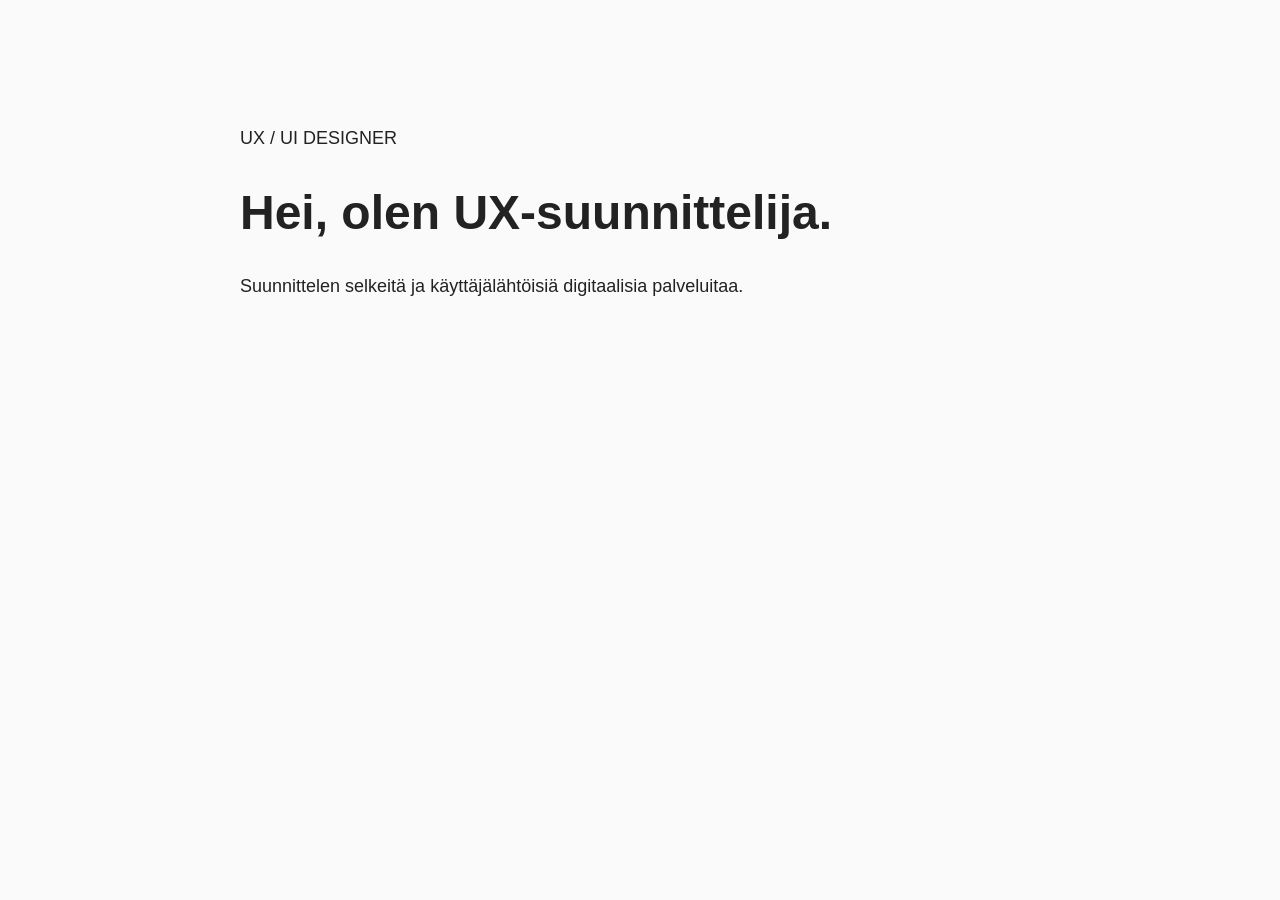
<file: indexTEST.html>
<meta name="viewport" content="width=device-width, initial-scale=1.0">
  <title>Designer – UX Portfolio</title>
  <style>
    body {
      font-family: Arial, sans-serif;
      max-width: 800px;
      margin: 100px auto;
      padding: 24px;
      color: #222;
      background: #fafafa;
    }
    h1 { font-size: 48px; }
    p { font-size: 18px; line-height: 1.6; }
  </style>
</head>
<body>
  <p>UX / UI DESIGNER</p>
  <h1>Hei, olen UX-suunnittelija.</h1>
  <p>Suunnittelen selkeitä ja käyttäjälähtöisiä digitaalisia palveluitaa.</p>
</body>
</html>
</file>
<file: assets/index.DhpQsdCt.css>
@font-face{font-family:Cormorant Garamond;font-style:normal;font-display:swap;font-weight:300;src:url(./cormorant-garamond-cyrillic-ext-300-normal.D8IReVS-.woff2) format("woff2"),url(./cormorant-garamond-cyrillic-ext-300-normal.B5wCrnbP.woff) format("woff");unicode-range:U+0460-052F,U+1C80-1C8A,U+20B4,U+2DE0-2DFF,U+A640-A69F,U+FE2E-FE2F}@font-face{font-family:Cormorant Garamond;font-style:normal;font-display:swap;font-weight:300;src:url(./cormorant-garamond-cyrillic-300-normal.DZNkLIMe.woff2) format("woff2"),url(./cormorant-garamond-cyrillic-300-normal.KEduutn5.woff) format("woff");unicode-range:U+0301,U+0400-045F,U+0490-0491,U+04B0-04B1,U+2116}@font-face{font-family:Cormorant Garamond;font-style:normal;font-display:swap;font-weight:300;src:url(./cormorant-garamond-vietnamese-300-normal.BTzPAsHw.woff2) format("woff2"),url(./cormorant-garamond-vietnamese-300-normal.ByHlPz7v.woff) format("woff");unicode-range:U+0102-0103,U+0110-0111,U+0128-0129,U+0168-0169,U+01A0-01A1,U+01AF-01B0,U+0300-0301,U+0303-0304,U+0308-0309,U+0323,U+0329,U+1EA0-1EF9,U+20AB}@font-face{font-family:Cormorant Garamond;font-style:normal;font-display:swap;font-weight:300;src:url(./cormorant-garamond-latin-ext-300-normal.BsCYHBWC.woff2) format("woff2"),url(./cormorant-garamond-latin-ext-300-normal.DueGyF8j.woff) format("woff");unicode-range:U+0100-02BA,U+02BD-02C5,U+02C7-02CC,U+02CE-02D7,U+02DD-02FF,U+0304,U+0308,U+0329,U+1D00-1DBF,U+1E00-1E9F,U+1EF2-1EFF,U+2020,U+20A0-20AB,U+20AD-20C0,U+2113,U+2C60-2C7F,U+A720-A7FF}@font-face{font-family:Cormorant Garamond;font-style:normal;font-display:swap;font-weight:300;src:url(./cormorant-garamond-latin-300-normal.Cw-E_7L1.woff2) format("woff2"),url(./cormorant-garamond-latin-300-normal.BuXLI6C0.woff) format("woff");unicode-range:U+0000-00FF,U+0131,U+0152-0153,U+02BB-02BC,U+02C6,U+02DA,U+02DC,U+0304,U+0308,U+0329,U+2000-206F,U+20AC,U+2122,U+2191,U+2193,U+2212,U+2215,U+FEFF,U+FFFD}@font-face{font-family:Cormorant Garamond;font-style:normal;font-display:swap;font-weight:400;src:url(./cormorant-garamond-cyrillic-ext-400-normal.W3Dto7M0.woff2) format("woff2"),url(./cormorant-garamond-cyrillic-ext-400-normal.DLdKLAvx.woff) format("woff");unicode-range:U+0460-052F,U+1C80-1C8A,U+20B4,U+2DE0-2DFF,U+A640-A69F,U+FE2E-FE2F}@font-face{font-family:Cormorant Garamond;font-style:normal;font-display:swap;font-weight:400;src:url(./cormorant-garamond-cyrillic-400-normal.DD2KOZkl.woff2) format("woff2"),url(./cormorant-garamond-cyrillic-400-normal.CVFrM67f.woff) format("woff");unicode-range:U+0301,U+0400-045F,U+0490-0491,U+04B0-04B1,U+2116}@font-face{font-family:Cormorant Garamond;font-style:normal;font-display:swap;font-weight:400;src:url(./cormorant-garamond-vietnamese-400-normal.6K-YXo6g.woff2) format("woff2"),url(./cormorant-garamond-vietnamese-400-normal.4uxlocMh.woff) format("woff");unicode-range:U+0102-0103,U+0110-0111,U+0128-0129,U+0168-0169,U+01A0-01A1,U+01AF-01B0,U+0300-0301,U+0303-0304,U+0308-0309,U+0323,U+0329,U+1EA0-1EF9,U+20AB}@font-face{font-family:Cormorant Garamond;font-style:normal;font-display:swap;font-weight:400;src:url(./cormorant-garamond-latin-ext-400-normal.Drx2k2n9.woff2) format("woff2"),url(./cormorant-garamond-latin-ext-400-normal.uvC0WHQr.woff) format("woff");unicode-range:U+0100-02BA,U+02BD-02C5,U+02C7-02CC,U+02CE-02D7,U+02DD-02FF,U+0304,U+0308,U+0329,U+1D00-1DBF,U+1E00-1E9F,U+1EF2-1EFF,U+2020,U+20A0-20AB,U+20AD-20C0,U+2113,U+2C60-2C7F,U+A720-A7FF}@font-face{font-family:Cormorant Garamond;font-style:normal;font-display:swap;font-weight:400;src:url(./cormorant-garamond-latin-400-normal.B-1hWBU7.woff2) format("woff2"),url(./cormorant-garamond-latin-400-normal.B7YtguxJ.woff) format("woff");unicode-range:U+0000-00FF,U+0131,U+0152-0153,U+02BB-02BC,U+02C6,U+02DA,U+02DC,U+0304,U+0308,U+0329,U+2000-206F,U+20AC,U+2122,U+2191,U+2193,U+2212,U+2215,U+FEFF,U+FFFD}@font-face{font-family:Cormorant Garamond;font-style:italic;font-display:swap;font-weight:300;src:url(./cormorant-garamond-cyrillic-ext-300-italic.B31MkR9z.woff2) format("woff2"),url(./cormorant-garamond-cyrillic-ext-300-italic.Dj41S4NK.woff) format("woff");unicode-range:U+0460-052F,U+1C80-1C8A,U+20B4,U+2DE0-2DFF,U+A640-A69F,U+FE2E-FE2F}@font-face{font-family:Cormorant Garamond;font-style:italic;font-display:swap;font-weight:300;src:url(./cormorant-garamond-cyrillic-300-italic.Bi4RSOgf.woff2) format("woff2"),url(./cormorant-garamond-cyrillic-300-italic.Bo30KLu4.woff) format("woff");unicode-range:U+0301,U+0400-045F,U+0490-0491,U+04B0-04B1,U+2116}@font-face{font-family:Cormorant Garamond;font-style:italic;font-display:swap;font-weight:300;src:url(./cormorant-garamond-vietnamese-300-italic.CCKicgM4.woff2) format("woff2"),url(./cormorant-garamond-vietnamese-300-italic.DjSFy2Pr.woff) format("woff");unicode-range:U+0102-0103,U+0110-0111,U+0128-0129,U+0168-0169,U+01A0-01A1,U+01AF-01B0,U+0300-0301,U+0303-0304,U+0308-0309,U+0323,U+0329,U+1EA0-1EF9,U+20AB}@font-face{font-family:Cormorant Garamond;font-style:italic;font-display:swap;font-weight:300;src:url(./cormorant-garamond-latin-ext-300-italic.Bt0Wsy7Q.woff2) format("woff2"),url(./cormorant-garamond-latin-ext-300-italic.DambfolG.woff) format("woff");unicode-range:U+0100-02BA,U+02BD-02C5,U+02C7-02CC,U+02CE-02D7,U+02DD-02FF,U+0304,U+0308,U+0329,U+1D00-1DBF,U+1E00-1E9F,U+1EF2-1EFF,U+2020,U+20A0-20AB,U+20AD-20C0,U+2113,U+2C60-2C7F,U+A720-A7FF}@font-face{font-family:Cormorant Garamond;font-style:italic;font-display:swap;font-weight:300;src:url(./cormorant-garamond-latin-300-italic.qkwBXYHn.woff2) format("woff2"),url(./cormorant-garamond-latin-300-italic.DRnsRYID.woff) format("woff");unicode-range:U+0000-00FF,U+0131,U+0152-0153,U+02BB-02BC,U+02C6,U+02DA,U+02DC,U+0304,U+0308,U+0329,U+2000-206F,U+20AC,U+2122,U+2191,U+2193,U+2212,U+2215,U+FEFF,U+FFFD}@font-face{font-family:Manrope Variable;font-style:normal;font-display:swap;font-weight:200 800;src:url([data-uri]) format("woff2-variations");unicode-range:U+0460-052F,U+1C80-1C8A,U+20B4,U+2DE0-2DFF,U+A640-A69F,U+FE2E-FE2F}@font-face{font-family:Manrope Variable;font-style:normal;font-display:swap;font-weight:200 800;src:url(./manrope-cyrillic-wght-normal.Dvxsihut.woff2) format("woff2-variations");unicode-range:U+0301,U+0400-045F,U+0490-0491,U+04B0-04B1,U+2116}@font-face{font-family:Manrope Variable;font-style:normal;font-display:swap;font-weight:200 800;src:url(./manrope-greek-wght-normal.DL7QRZyv.woff2) format("woff2-variations");unicode-range:U+0370-0377,U+037A-037F,U+0384-038A,U+038C,U+038E-03A1,U+03A3-03FF}@font-face{font-family:Manrope Variable;font-style:normal;font-display:swap;font-weight:200 800;src:url(./manrope-vietnamese-wght-normal.usUDDRr7.woff2) format("woff2-variations");unicode-range:U+0102-0103,U+0110-0111,U+0128-0129,U+0168-0169,U+01A0-01A1,U+01AF-01B0,U+0300-0301,U+0303-0304,U+0308-0309,U+0323,U+0329,U+1EA0-1EF9,U+20AB}@font-face{font-family:Manrope Variable;font-style:normal;font-display:swap;font-weight:200 800;src:url(./manrope-latin-ext-wght-normal.Ch3YOpNY.woff2) format("woff2-variations");unicode-range:U+0100-02BA,U+02BD-02C5,U+02C7-02CC,U+02CE-02D7,U+02DD-02FF,U+0304,U+0308,U+0329,U+1D00-1DBF,U+1E00-1E9F,U+1EF2-1EFF,U+2020,U+20A0-20AB,U+20AD-20C0,U+2113,U+2C60-2C7F,U+A720-A7FF}@font-face{font-family:Manrope Variable;font-style:normal;font-display:swap;font-weight:200 800;src:url(./manrope-latin-wght-normal.DHIcAJRg.woff2) format("woff2-variations");unicode-range:U+0000-00FF,U+0131,U+0152-0153,U+02BB-02BC,U+02C6,U+02DA,U+02DC,U+0304,U+0308,U+0329,U+2000-206F,U+20AC,U+2122,U+2191,U+2193,U+2212,U+2215,U+FEFF,U+FFFD}@font-face{font-family:JetBrains Mono Variable;font-style:normal;font-display:swap;font-weight:100 800;src:url([data-uri]) format("woff2-variations");unicode-range:U+0460-052F,U+1C80-1C8A,U+20B4,U+2DE0-2DFF,U+A640-A69F,U+FE2E-FE2F}@font-face{font-family:JetBrains Mono Variable;font-style:normal;font-display:swap;font-weight:100 800;src:url(./jetbrains-mono-cyrillic-wght-normal.D73BlboJ.woff2) format("woff2-variations");unicode-range:U+0301,U+0400-045F,U+0490-0491,U+04B0-04B1,U+2116}@font-face{font-family:JetBrains Mono Variable;font-style:normal;font-display:swap;font-weight:100 800;src:url(./jetbrains-mono-greek-wght-normal.Bw9x6K1M.woff2) format("woff2-variations");unicode-range:U+0370-0377,U+037A-037F,U+0384-038A,U+038C,U+038E-03A1,U+03A3-03FF}@font-face{font-family:JetBrains Mono Variable;font-style:normal;font-display:swap;font-weight:100 800;src:url(./jetbrains-mono-vietnamese-wght-normal.Bt-aOZkq.woff2) format("woff2-variations");unicode-range:U+0102-0103,U+0110-0111,U+0128-0129,U+0168-0169,U+01A0-01A1,U+01AF-01B0,U+0300-0301,U+0303-0304,U+0308-0309,U+0323,U+0329,U+1EA0-1EF9,U+20AB}@font-face{font-family:JetBrains Mono Variable;font-style:normal;font-display:swap;font-weight:100 800;src:url(./jetbrains-mono-latin-ext-wght-normal.DBQx-q_a.woff2) format("woff2-variations");unicode-range:U+0100-02BA,U+02BD-02C5,U+02C7-02CC,U+02CE-02D7,U+02DD-02FF,U+0304,U+0308,U+0329,U+1D00-1DBF,U+1E00-1E9F,U+1EF2-1EFF,U+2020,U+20A0-20AB,U+20AD-20C0,U+2113,U+2C60-2C7F,U+A720-A7FF}@font-face{font-family:JetBrains Mono Variable;font-style:normal;font-display:swap;font-weight:100 800;src:url(./jetbrains-mono-latin-wght-normal.B9CIFXIH.woff2) format("woff2-variations");unicode-range:U+0000-00FF,U+0131,U+0152-0153,U+02BB-02BC,U+02C6,U+02DA,U+02DC,U+0304,U+0308,U+0329,U+2000-206F,U+20AC,U+2122,U+2191,U+2193,U+2212,U+2215,U+FEFF,U+FFFD}:root{--paper: #0c0a09;--paper-2: #1c1917;--paper-3: #292524;--ink: #fafaf9;--ink-2: #e7e5e4;--muted: #a8a29e;--mono-ink: #8f8984;--tag-ink: #bdb7b2;--rule: #1f1c1a;--accent: #e7e5e4;--accent-ink: #d6d3d1;--on-accent: #0c0a09;--accent-wash: rgb(250 250 249 / .06);--selection: rgb(250 250 249 / .2);--focus: #fafaf9;--font-display: "Cormorant Garamond", "Iowan Old Style", "Times New Roman", serif;--font-sans: "Manrope Variable", "Manrope", system-ui, -apple-system, "Segoe UI", sans-serif;--font-mono: "JetBrains Mono Variable", "JetBrains Mono", ui-monospace, "SFMono-Regular", Menlo, monospace;--step--1: clamp(.78rem, .76rem + .08vw, .84rem);--step-0: clamp(1rem, .97rem + .14vw, 1.09rem);--step-1: clamp(1.15rem, 1.08rem + .33vw, 1.38rem);--step-2: clamp(1.45rem, 1.27rem + .8vw, 2rem);--step-3: clamp(1.9rem, 1.5rem + 1.8vw, 3.1rem);--step-4: clamp(2.6rem, 1.85rem + 3.4vw, 5rem);--step-5: clamp(3.1rem, 1.7rem + 6.4vw, 7.6rem);--leading-tight: .98;--leading-snug: 1.2;--leading-body: 1.6;--tracking-mono: .02em;--space-1: .25rem;--space-2: .5rem;--space-3: .75rem;--space-4: 1rem;--space-5: clamp(1.25rem, 1.1rem + .6vw, 1.75rem);--space-6: clamp(1.75rem, 1.4rem + 1.4vw, 2.75rem);--space-7: clamp(2.5rem, 1.9rem + 2.6vw, 4.5rem);--space-8: clamp(3.5rem, 2.4rem + 4.8vw, 7.5rem);--space-9: clamp(5rem, 3.2rem + 7.6vw, 11rem);--page-max: 92rem;--edge: clamp(1.5rem, .6rem + 3.6vw, 3rem);--gutter: var(--edge);--col-gap: clamp(.75rem, .4rem + 1.4vw, 1.5rem);--header-h: 4rem;--radius-s: 4px;--radius-m: 10px;--ease-out: cubic-bezier(.16, 1, .3, 1);--ease-in-out: cubic-bezier(.65, 0, .35, 1);--ease-soft: cubic-bezier(.25, 1, .5, 1);--dur-1: .24s;--dur-2: .45s;--dur-3: 1.1s;color-scheme:dark}:root[data-palette=light]{--paper: #fafaf9;--paper-2: #f5f5f4;--paper-3: #e7e5e4;--ink: #0c0a09;--ink-2: #292524;--muted: #57534e;--mono-ink: #6b6560;--tag-ink: #3f3a36;--rule: #e7e5e4;--accent: #292524;--accent-ink: #44403c;--on-accent: #fafaf9;--accent-wash: rgb(12 10 9 / .05);--selection: rgb(12 10 9 / .15);--focus: #0c0a09;color-scheme:light}@media(prefers-reduced-motion:reduce){:root{--dur-1: 0ms;--dur-2: 0ms;--dur-3: 0ms}}*,*:before,*:after{box-sizing:border-box}*{margin:0}html{-webkit-text-size-adjust:100%;text-size-adjust:100%;scroll-padding-top:calc(var(--header-h) + var(--space-4))}@media(prefers-reduced-motion:no-preference){html{scroll-behavior:smooth}}body{min-height:100dvh;background:var(--paper);color:var(--ink);font-family:var(--font-sans);font-size:var(--step-0);line-height:var(--leading-body);-webkit-font-smoothing:antialiased;text-rendering:optimizeLegibility;overflow-x:clip}img,svg,video{display:block;max-width:100%;height:auto}button,input{font:inherit;color:inherit}a{color:inherit;text-decoration:none}ul[role=list],ol[role=list]{list-style:none;padding:0}::selection{background:var(--selection)}:focus{outline:none}:focus-visible{outline:2px solid var(--focus);outline-offset:3px;border-radius:2px}.container{width:100%;max-width:calc(var(--page-max) + 2 * var(--edge));margin-inline:auto;padding-left:max(var(--gutter),env(safe-area-inset-left,0px));padding-right:max(var(--gutter),env(safe-area-inset-right,0px))}.grid{display:grid;grid-template-columns:repeat(12,minmax(0,1fr));column-gap:var(--col-gap)}.visually-hidden{position:absolute!important;width:1px;height:1px;overflow:hidden;clip:rect(0 0 0 0);white-space:nowrap}.mono{font-family:var(--font-mono);font-size:var(--step--1);letter-spacing:var(--tracking-mono);font-weight:450;line-height:1.5}.label{font-family:var(--font-mono);font-size:.75rem;letter-spacing:.15em;text-transform:uppercase;color:var(--mono-ink);line-height:1.6}.display{font-family:var(--font-display);font-weight:400;line-height:.95;letter-spacing:-.01em}.display em,.display i{font-weight:300}.display em,.display i{font-style:italic}.measure{max-width:38rem}.ph{text-decoration:underline dotted var(--accent);text-decoration-thickness:1.5px;text-underline-offset:.2em;text-decoration-skip-ink:none}.ph:after{content:"PH";font-family:var(--font-mono);font-size:.55rem;font-style:normal;letter-spacing:.04em;vertical-align:super;margin-inline-start:.2em;color:var(--accent-ink)}.display .ph:after{font-size:.7rem}html.hide-ph .ph{text-decoration:none}html.hide-ph .ph:after{content:none}.link{background-image:linear-gradient(currentColor,currentColor);background-size:0% 1px;background-position:0 100%;background-repeat:no-repeat;transition:background-size var(--dur-2) var(--ease-out),color var(--dur-1);padding-bottom:1px}.link:hover,.link:focus-visible{background-size:100% 1px}.link--under{background-size:100% 1px}.link--under:hover{color:var(--accent-ink)}@media(prefers-reduced-motion:no-preference){html.js [data-reveal]{opacity:0;transform:translateY(28px);transition:opacity var(--dur-3) var(--ease-soft),transform var(--dur-3) var(--ease-out);transition-delay:calc(var(--reveal-i, 0) * .12s)}html.js [data-reveal].is-in{opacity:1;transform:none}}.section{padding-block:var(--space-9);border-top:1px solid var(--rule);scroll-margin-top:calc(var(--space-6) - var(--space-9))}.section__title{font-family:var(--font-display);font-weight:400;font-size:var(--step-4);line-height:1;text-wrap:balance}.card{background:color-mix(in srgb,var(--paper-2) 50%,transparent);border:1px solid var(--paper-3);border-radius:8px;transition:background-color var(--dur-2) var(--ease-soft),border-color var(--dur-2) var(--ease-soft)}.pill{display:inline-flex;align-items:center;font-family:var(--font-mono);font-size:.75rem;color:var(--mono-ink);border:1px solid var(--paper-3);border-radius:999px;padding:.25rem .75rem;line-height:1.4;white-space:nowrap}.pill.tag{font-family:var(--font-sans);font-size:.875rem;color:var(--tag-ink);padding:.3rem .85rem;letter-spacing:0}.btn-pill{display:inline-flex;align-items:center;gap:.6rem;min-height:44px;padding:0 1.4rem;border:1px solid #44403c;border-radius:999px;color:var(--ink-2);font-size:.9rem;font-weight:500;background:transparent;cursor:pointer;transition:background-color var(--dur-1) var(--ease-soft),border-color var(--dur-1) var(--ease-soft),color var(--dur-1) var(--ease-soft)}.btn-pill:hover{background:var(--paper-3);border-color:#57534e;color:var(--ink)}.btn-pill svg{transition:transform var(--dur-2) var(--ease-out)}.icon-badge{flex:none;display:grid;place-items:center;width:2.25rem;height:2.25rem;border:1px solid var(--paper-3);border-radius:50%;color:var(--muted)}section[tabindex="-1"]:focus{outline:none}.section{position:relative;isolation:isolate}.section:before{content:"";position:absolute;inset:-6rem 0;z-index:-1;pointer-events:none;background:var(--glow, none);-webkit-mask-image:linear-gradient(transparent,#000 6rem,#000 calc(100% - 6rem),transparent);mask-image:linear-gradient(transparent,#000 6rem,#000 calc(100% - 6rem),transparent)}#about{--glow: radial-gradient(30rem 22rem at 34% 66%, rgb(250 250 249 / .07), rgb(250 250 249 / .039) 30%, rgb(250 250 249 / .014) 55%, transparent 78%), radial-gradient(24rem 30rem at 46% 52%, rgb(250 250 249 / .048), rgb(250 250 249 / .027) 30%, rgb(250 250 249 / .01) 55%, transparent 78%), radial-gradient(20rem 16rem at 26% 48%, rgb(250 250 249 / .036), rgb(250 250 249 / .02) 30%, rgb(250 250 249 / .007) 55%, transparent 78%), radial-gradient(22rem 34rem at 98% 26%, rgb(70 90 150 / .135), rgb(70 90 150 / .075) 30%, rgb(70 90 150 / .027) 55%, transparent 78%), radial-gradient(16rem 22rem at 92% 44%, rgb(70 90 150 / .09), rgb(70 90 150 / .05) 30%, rgb(70 90 150 / .018) 55%, transparent 78%)}#experience{--glow: radial-gradient(32rem 22rem at 80% 24%, rgb(250 250 249 / .064), rgb(250 250 249 / .035) 30%, rgb(250 250 249 / .013) 55%, transparent 78%), radial-gradient(22rem 28rem at 68% 36%, rgb(250 250 249 / .045), rgb(250 250 249 / .025) 30%, rgb(250 250 249 / .008) 55%, transparent 78%), radial-gradient(18rem 14rem at 88% 40%, rgb(250 250 249 / .034), rgb(250 250 249 / .018) 30%, rgb(250 250 249 / .007) 55%, transparent 78%), radial-gradient(22rem 28rem at 2% 82%, rgb(70 90 150 / .105), rgb(70 90 150 / .058) 30%, rgb(70 90 150 / .021) 55%, transparent 78%), radial-gradient(16rem 20rem at 10% 70%, rgb(70 90 150 / .069), rgb(70 90 150 / .038) 30%, rgb(70 90 150 / .013) 55%, transparent 78%)}#work{--glow: radial-gradient(32rem 24rem at 20% 28%, rgb(250 250 249 / .056), rgb(250 250 249 / .031) 30%, rgb(250 250 249 / .011) 55%, transparent 78%), radial-gradient(22rem 30rem at 32% 42%, rgb(250 250 249 / .039), rgb(250 250 249 / .021) 30%, rgb(250 250 249 / .008) 55%, transparent 78%), radial-gradient(20rem 14rem at 12% 18%, rgb(250 250 249 / .031), rgb(250 250 249 / .017) 30%, rgb(250 250 249 / .006) 55%, transparent 78%), radial-gradient(22rem 30rem at 98% 78%, rgb(70 90 150 / .123), rgb(70 90 150 / .068) 30%, rgb(70 90 150 / .024) 55%, transparent 78%), radial-gradient(14rem 20rem at 90% 64%, rgb(70 90 150 / .081), rgb(70 90 150 / .045) 30%, rgb(70 90 150 / .017) 55%, transparent 78%)}#contact{--glow: radial-gradient(30rem 22rem at 66% 60%, rgb(250 250 249 / .07), rgb(250 250 249 / .039) 30%, rgb(250 250 249 / .014) 55%, transparent 78%), radial-gradient(22rem 28rem at 78% 48%, rgb(250 250 249 / .048), rgb(250 250 249 / .027) 30%, rgb(250 250 249 / .01) 55%, transparent 78%), radial-gradient(18rem 14rem at 56% 72%, rgb(250 250 249 / .036), rgb(250 250 249 / .02) 30%, rgb(250 250 249 / .007) 55%, transparent 78%), radial-gradient(20rem 28rem at 2% 18%, rgb(70 90 150 / .105), rgb(70 90 150 / .058) 30%, rgb(70 90 150 / .021) 55%, transparent 78%), radial-gradient(14rem 18rem at 10% 30%, rgb(70 90 150 / .069), rgb(70 90 150 / .038) 30%, rgb(70 90 150 / .013) 55%, transparent 78%)}:root[data-palette=light] .section:before{opacity:0}.header[data-astro-cid-3ef6ksr2]{position:fixed;top:env(safe-area-inset-top,0px);left:0;right:0;z-index:50;transition:background-color var(--dur-2),border-color var(--dur-2);border-bottom:1px solid transparent}.header[data-astro-cid-3ef6ksr2].is-scrolled{background:color-mix(in srgb,var(--paper) 70%,transparent);backdrop-filter:blur(12px);-webkit-backdrop-filter:blur(12px);border-bottom-color:var(--rule)}html.menu-open .header[data-astro-cid-3ef6ksr2]{background:var(--paper);backdrop-filter:none;-webkit-backdrop-filter:none}.header__inner[data-astro-cid-3ef6ksr2]{height:var(--header-h);display:flex;align-items:center;justify-content:space-between;padding-left:max(var(--edge),env(safe-area-inset-left,0px));padding-right:max(var(--edge),env(safe-area-inset-right,0px))}.brand[data-astro-cid-3ef6ksr2]{display:flex;align-items:center;min-height:44px}.brand__logo[data-astro-cid-3ef6ksr2]{display:block;width:5.5rem;aspect-ratio:480 / 193;background:var(--ink);-webkit-mask:url(../brand/logo-jk.png) center / contain no-repeat;mask:url(../brand/logo-jk.png) center / contain no-repeat;transition:opacity var(--dur-1)}.brand[data-astro-cid-3ef6ksr2]:hover .brand__logo[data-astro-cid-3ef6ksr2]{opacity:.65}.nav__list[data-astro-cid-3ef6ksr2]{display:flex;gap:clamp(1.5rem,3vw,3rem)}.nav__link[data-astro-cid-3ef6ksr2]{position:relative;display:inline-block;padding-block:var(--space-2);font-family:var(--font-mono);font-size:.75rem;text-transform:uppercase;letter-spacing:.15em;color:var(--ink);transition:color var(--dur-1)}.nav__link[data-astro-cid-3ef6ksr2]:after{content:"";position:absolute;left:0;right:0;bottom:2px;height:1px;background:currentColor;transform:scaleX(0);transform-origin:right;transition:transform var(--dur-2) var(--ease-out)}.nav__link[data-astro-cid-3ef6ksr2]:hover{color:var(--muted)}.nav__link[data-astro-cid-3ef6ksr2]:hover:after,.nav__link[data-astro-cid-3ef6ksr2].is-active:after{transform:scaleX(1);transform-origin:left}.menu-btn[data-astro-cid-3ef6ksr2]{display:none;align-items:center;gap:var(--space-3);min-height:44px;padding-inline:var(--space-2);margin-right:calc(var(--space-2) * -1);background:none;border:0;cursor:pointer;font-family:var(--font-mono);font-size:.75rem;text-transform:uppercase;letter-spacing:.15em}.menu-btn__icon[data-astro-cid-3ef6ksr2]{position:relative;width:18px;height:10px}.menu-btn__icon[data-astro-cid-3ef6ksr2] i[data-astro-cid-3ef6ksr2]{position:absolute;left:0;width:100%;height:1px;background:currentColor;transition:transform var(--dur-2) var(--ease-out),top var(--dur-2) var(--ease-out)}.menu-btn__icon[data-astro-cid-3ef6ksr2] i[data-astro-cid-3ef6ksr2]:first-child{top:0}.menu-btn__icon[data-astro-cid-3ef6ksr2] i[data-astro-cid-3ef6ksr2]:last-child{top:8px}[data-astro-cid-3ef6ksr2][aria-expanded=true] .menu-btn__icon[data-astro-cid-3ef6ksr2] i[data-astro-cid-3ef6ksr2]:first-child{top:4px;transform:rotate(45deg)}[data-astro-cid-3ef6ksr2][aria-expanded=true] .menu-btn__icon[data-astro-cid-3ef6ksr2] i[data-astro-cid-3ef6ksr2]:last-child{top:4px;transform:rotate(-45deg)}.sheet[data-astro-cid-3ef6ksr2]{position:fixed;inset:var(--header-h) 0 0 0;background:var(--paper);overflow-y:auto}.sheet__nav[data-astro-cid-3ef6ksr2]{display:flex;flex-direction:column;min-height:100%;padding:var(--space-6) max(var(--edge),env(safe-area-inset-right,0px)) var(--space-6) max(var(--edge),env(safe-area-inset-left,0px))}.sheet__nav[data-astro-cid-3ef6ksr2] ul[data-astro-cid-3ef6ksr2]{border-top:1px solid var(--paper-3)}.sheet__nav[data-astro-cid-3ef6ksr2] li[data-astro-cid-3ef6ksr2]{border-bottom:1px solid var(--paper-3)}.sheet__link[data-astro-cid-3ef6ksr2]{display:block;padding-block:var(--space-4);font-size:clamp(2.5rem,12vw,4rem);font-weight:300}.sheet__foot[data-astro-cid-3ef6ksr2]{margin-top:auto;padding-top:var(--space-7)}@media(prefers-reduced-motion:no-preference){.sheet[data-astro-cid-3ef6ksr2]:not([hidden]) li[data-astro-cid-3ef6ksr2]{animation:sheet-in var(--dur-3) var(--ease-out) both;animation-delay:calc(var(--i) * 70ms)}@keyframes sheet-in{0%{opacity:0;transform:translateY(12px)}}}html.menu-open{overflow:hidden}@media(max-width:48em){.nav[data-astro-cid-3ef6ksr2]{display:none}.menu-btn[data-astro-cid-3ef6ksr2]{display:inline-flex}}.ft[data-astro-cid-sz7xmlte]{border-top:1px solid var(--rule)}.ft__inner[data-astro-cid-sz7xmlte]{display:flex;flex-wrap:wrap;gap:var(--space-3) var(--space-6);justify-content:space-between;align-items:center;padding-block:var(--space-6)}.ft__loc[data-astro-cid-sz7xmlte]{display:inline-flex;align-items:center;gap:.45rem}.ft__loc[data-astro-cid-sz7xmlte] svg[data-astro-cid-sz7xmlte]{flex:none;margin-top:-1px}.skip[data-astro-cid-5hce7sga]{position:fixed;top:var(--space-3);left:var(--space-3);z-index:100;padding:var(--space-2) var(--space-4);background:var(--ink);color:var(--paper);border-radius:var(--radius-s);transform:translateY(-200%);transition:transform var(--dur-2) var(--ease-out)}.skip[data-astro-cid-5hce7sga]:focus-visible{transform:none}main[data-astro-cid-5hce7sga]:focus{outline:none}
</file>
<file: assets/index.Ctr139-Z.css>
.hero[data-astro-cid-bbe6dxrz]{position:relative;isolation:isolate;min-height:100svh;display:flex;flex-direction:column;justify-content:flex-end;overflow:hidden}.hero__bg[data-astro-cid-bbe6dxrz]{position:absolute;z-index:-2;inset:0;pointer-events:none}.hero__bg[data-astro-cid-bbe6dxrz]:after{content:"";position:absolute;inset:0;background:linear-gradient(to right,color-mix(in srgb,var(--paper) 60%,transparent) 0%,transparent 60%),linear-gradient(to bottom,transparent 45%,var(--paper) 100%)}.hero__bg[data-astro-cid-bbe6dxrz] picture,.hero__bg[data-astro-cid-bbe6dxrz] img{display:block;width:100%;height:100%}.hero__bg[data-astro-cid-bbe6dxrz] img{object-fit:cover;object-position:75% 25%}.hero__inner[data-astro-cid-bbe6dxrz]{padding-top:calc(var(--header-h) + var(--space-8));padding-bottom:clamp(3rem,2rem + 4vw,6rem);width:100%}.hero__name[data-astro-cid-bbe6dxrz]{font-size:clamp(3.25rem,1.6rem + 7.4vw,8.5rem);font-weight:300;line-height:.9;letter-spacing:-.025em;margin-left:-.05em}.hero__name[data-astro-cid-bbe6dxrz] span[data-astro-cid-bbe6dxrz]{display:block}.hero__role[data-astro-cid-bbe6dxrz]{margin-top:var(--space-4);font-size:clamp(.75rem,.7rem + .25vw,1rem)}.hero__row[data-astro-cid-bbe6dxrz]{display:flex;justify-content:space-between;align-items:flex-end;gap:var(--space-6);margin-top:clamp(2rem,1.5rem + 2vw,3rem)}.hero__intro[data-astro-cid-bbe6dxrz]{max-width:36rem;font-size:clamp(1.1rem,.95rem + .6vw,1.5rem);font-weight:300;line-height:1.6;color:var(--muted)}.hero__down[data-astro-cid-bbe6dxrz]{flex:none}@media(prefers-reduced-motion:no-preference){.hero__bg[data-astro-cid-bbe6dxrz]{animation:photo-in 3.4s var(--ease-out) both}@keyframes photo-in{0%{opacity:0;transform:scale(1.12);filter:blur(32px)}35%{opacity:1}to{opacity:1;transform:none;filter:blur(0)}}html.js .hero[data-astro-cid-bbe6dxrz] [data-astro-cid-bbe6dxrz][data-reveal]{transition-delay:calc(.9s + var(--reveal-i, 0) * .14s)}}@media(max-width:48em){.hero[data-astro-cid-bbe6dxrz]{--photo-top: calc(var(--header-h) - 1rem);--photo-h: calc(100vw * 1111 / 1861);min-height:auto;justify-content:flex-start}.hero__bg[data-astro-cid-bbe6dxrz]{top:var(--photo-top);bottom:auto;height:auto;aspect-ratio:1861 / 1111}.hero__bg[data-astro-cid-bbe6dxrz]:after{background:linear-gradient(to bottom,var(--paper) 0%,color-mix(in srgb,var(--paper) 80%,transparent) 5%,color-mix(in srgb,var(--paper) 45%,transparent) 11%,color-mix(in srgb,var(--paper) 15%,transparent) 17%,transparent 24%),linear-gradient(to bottom,transparent 55%,var(--paper) 100%)}.hero__bg[data-astro-cid-bbe6dxrz] img{object-position:50% 50%}.hero__inner[data-astro-cid-bbe6dxrz]{padding-top:calc(var(--photo-top) + var(--photo-h) - 1.5rem)}.hero__row[data-astro-cid-bbe6dxrz]{flex-direction:column;align-items:flex-start;gap:var(--space-5)}}.ab[data-astro-cid-v2cbyr3p]{display:grid;gap:var(--space-7)}.ab__text[data-astro-cid-v2cbyr3p]{display:grid;gap:var(--space-5);max-width:48rem}.ab__text[data-astro-cid-v2cbyr3p] p[data-astro-cid-v2cbyr3p]{font-size:clamp(1.05rem,.95rem + .4vw,1.3rem);font-weight:300;line-height:1.7;color:var(--muted)}.ab__cards[data-astro-cid-v2cbyr3p]{display:grid;grid-template-columns:minmax(0,2fr) minmax(0,1fr);gap:var(--space-5);margin-top:var(--space-5)}.ab__card[data-astro-cid-v2cbyr3p]{padding:clamp(1.5rem,1rem + 1.5vw,2rem)}.ab__h[data-astro-cid-v2cbyr3p]{font-family:var(--font-display);font-weight:400;font-size:1.5rem;color:var(--ink-2);margin-bottom:var(--space-5)}.ab__head[data-astro-cid-v2cbyr3p]{display:flex;justify-content:space-between;align-items:flex-start;gap:var(--space-4)}.ab__groups[data-astro-cid-v2cbyr3p]{display:grid;gap:var(--space-5)}.ab__area[data-astro-cid-v2cbyr3p]{font-family:var(--font-mono);font-weight:400;font-size:.75rem;text-transform:uppercase;letter-spacing:.14em;color:var(--mono-ink);margin-bottom:var(--space-3)}.ab__tags[data-astro-cid-v2cbyr3p]{display:flex;flex-wrap:wrap;gap:var(--space-2)}.ab__tags[data-astro-cid-v2cbyr3p] .pill[data-astro-cid-v2cbyr3p]{white-space:nowrap}@media(max-width:60em){.ab__cards[data-astro-cid-v2cbyr3p]{grid-template-columns:1fr}}.ex__head[data-astro-cid-xpq65ryk]{display:flex;justify-content:space-between;align-items:flex-end;gap:var(--space-5);flex-wrap:wrap;margin-bottom:var(--space-7)}.ex__grid[data-astro-cid-xpq65ryk]{display:grid;grid-template-columns:minmax(0,1fr) minmax(0,2.2fr);gap:var(--space-8);align-items:start}.ex__aside[data-astro-cid-xpq65ryk]{position:sticky;top:calc(var(--header-h) + var(--space-6))}.ex__stats[data-astro-cid-xpq65ryk]{display:grid;gap:var(--space-5)}.ex__stat[data-astro-cid-xpq65ryk]{display:flex;flex-direction:column-reverse;justify-content:flex-end}.ex__big[data-astro-cid-xpq65ryk]{font-family:var(--font-display);font-weight:400;font-size:1.6rem;line-height:1.2;color:var(--ink-2);font-variant-numeric:lining-nums;font-feature-settings:"lnum" 1}.ex__big-label[data-astro-cid-xpq65ryk]{margin-top:var(--space-2)}@media(prefers-reduced-motion:no-preference){html.js .ex__stat[data-astro-cid-xpq65ryk][data-reveal]{transition-delay:calc(var(--reveal-i, 0) * .32s)}}.ex__h-row[data-astro-cid-xpq65ryk]{display:flex;justify-content:space-between;align-items:center;gap:var(--space-3);margin-bottom:var(--space-5)}.ex__h-row--sub[data-astro-cid-xpq65ryk]{margin-top:var(--space-7)}.ex__h[data-astro-cid-xpq65ryk]{font-family:var(--font-display);font-weight:400;font-size:1.6rem;color:var(--ink-2);line-height:1.2}.ex__roles[data-astro-cid-xpq65ryk],.ex__edu[data-astro-cid-xpq65ryk]{display:grid;gap:var(--space-4)}.ex__roles[data-astro-cid-xpq65ryk]>li[data-astro-cid-xpq65ryk],.ex__edu[data-astro-cid-xpq65ryk]>li[data-astro-cid-xpq65ryk]{position:relative;padding:clamp(1.1rem,.8rem + 1vw,1.5rem);border:1px solid var(--paper-3);border-radius:8px;background:color-mix(in srgb,var(--paper-2) 45%,transparent)}.ex__role-head[data-astro-cid-xpq65ryk]{display:flex;justify-content:space-between;gap:var(--space-4);flex-wrap:wrap;align-items:baseline}.ex__role[data-astro-cid-xpq65ryk]{font-family:var(--font-display);font-weight:400;font-size:1.3rem;color:var(--ink-2);line-height:1.25}.ex__org[data-astro-cid-xpq65ryk]{margin-top:var(--space-1)}.ex__points[data-astro-cid-xpq65ryk]{display:grid;gap:var(--space-2);margin-top:var(--space-3);color:var(--muted)}.ex__points[data-astro-cid-xpq65ryk] li[data-astro-cid-xpq65ryk]{position:relative;padding-left:1rem;line-height:1.6}.ex__points[data-astro-cid-xpq65ryk] li[data-astro-cid-xpq65ryk]:before{content:"";position:absolute;left:.1rem;top:calc(.8em - 2px);width:4px;height:4px;border-radius:50%;background:var(--muted)}.ex__toggle[data-astro-cid-xpq65ryk]{display:none}@media(max-width:48em){html.js .ex__roles[data-astro-cid-xpq65ryk] .ex__role-head[data-astro-cid-xpq65ryk]{padding-right:2.75rem}html.js .ex__toggle[data-astro-cid-xpq65ryk]{display:grid;place-items:center;position:absolute;top:calc(clamp(1.1rem,.8rem + 1vw,1.5rem) - .55rem);right:calc(clamp(1.1rem,.8rem + 1vw,1.5rem) - .65rem);width:2.75rem;height:2.75rem;border:0;background:none;color:var(--muted);cursor:pointer;border-radius:50%;transition:color var(--dur-1)}html.js .ex__toggle[data-astro-cid-xpq65ryk]:hover{color:var(--ink)}html.js .ex__toggle[data-astro-cid-xpq65ryk] svg[data-astro-cid-xpq65ryk]{transition:transform var(--dur-2) var(--ease-out)}html.js .ex__toggle[data-astro-cid-xpq65ryk][aria-expanded=true] svg[data-astro-cid-xpq65ryk]{transform:rotate(180deg)}html.js .ex__more[data-astro-cid-xpq65ryk]{display:grid;grid-template-rows:0fr;visibility:hidden;transition:grid-template-rows var(--dur-2) var(--ease-out),visibility 0s linear var(--dur-2)}html.js .ex__more[data-astro-cid-xpq65ryk].is-open{grid-template-rows:1fr;visibility:visible;transition:grid-template-rows var(--dur-2) var(--ease-out),visibility 0s}html.js .ex__more-inner[data-astro-cid-xpq65ryk]{min-height:0;overflow:hidden}html.js .ex__more-inner[data-astro-cid-xpq65ryk]>[data-astro-cid-xpq65ryk]{opacity:0;transform:translateY(-.4rem);transition:opacity var(--dur-1) var(--ease-soft),transform var(--dur-1) var(--ease-soft)}html.js .ex__more[data-astro-cid-xpq65ryk].is-open .ex__more-inner[data-astro-cid-xpq65ryk]>[data-astro-cid-xpq65ryk]{opacity:1;transform:none;transition:opacity calc(var(--dur-2) * 1.3) var(--ease-soft) calc(var(--dur-2) * .25),transform calc(var(--dur-2) * 1.3) var(--ease-out) calc(var(--dur-2) * .25)}}@media(max-width:48em){.ex__grid[data-astro-cid-xpq65ryk]{grid-template-columns:1fr;gap:var(--space-7)}.ex__aside[data-astro-cid-xpq65ryk]{position:static}.ex__stats[data-astro-cid-xpq65ryk]{grid-template-columns:repeat(3,minmax(0,1fr));gap:var(--space-4)}.ex__big-label[data-astro-cid-xpq65ryk]{font-size:.68rem;line-height:1.5}}.cov[data-astro-cid-uscr7i6b]{width:100%;height:100%;overflow:visible}.cov-bg[data-astro-cid-uscr7i6b]{fill:var(--paper-2)}.cov-grid[data-astro-cid-uscr7i6b] line[data-astro-cid-uscr7i6b]{stroke:var(--paper-3);stroke-width:1}.s[data-astro-cid-uscr7i6b]{fill:var(--paper);stroke:var(--paper-3);stroke-width:1.5}.panel[data-astro-cid-uscr7i6b]{fill:var(--paper-2);stroke:var(--paper-3);stroke-width:1.5}.note[data-astro-cid-uscr7i6b]{fill:var(--accent-wash)}.l[data-astro-cid-uscr7i6b]{stroke:var(--paper-3);stroke-width:1.5}.l-fill[data-astro-cid-uscr7i6b],.m[data-astro-cid-uscr7i6b]{fill:var(--paper-3)}.m-fill[data-astro-cid-uscr7i6b]{fill:var(--muted);opacity:.55}.i[data-astro-cid-uscr7i6b]{fill:var(--ink)}.i-line[data-astro-cid-uscr7i6b]{stroke:var(--ink);stroke-width:2}.p-fill[data-astro-cid-uscr7i6b]{fill:var(--paper)}.a-fill[data-astro-cid-uscr7i6b]{fill:var(--accent)}.cur[data-astro-cid-uscr7i6b]{fill:var(--paper);stroke:var(--accent);stroke-width:3}.focus[data-astro-cid-uscr7i6b]{stroke:var(--accent);stroke-width:2.5}.chk[data-astro-cid-uscr7i6b]{fill:none;stroke:var(--paper);stroke-width:2;stroke-linecap:round;stroke-linejoin:round}.ar[data-astro-cid-uscr7i6b]{fill:none;stroke:var(--accent);stroke-width:1.5}.ac[data-astro-cid-uscr7i6b]{fill:var(--paper);stroke:var(--accent);stroke-width:1.5}.at[data-astro-cid-uscr7i6b]{fill:var(--accent-ink);font-family:var(--font-mono);font-size:15px;letter-spacing:.06em}.at-n[data-astro-cid-uscr7i6b]{text-anchor:middle;font-size:14px;font-weight:600}.cov-ui[data-astro-cid-uscr7i6b],.cov-anno[data-astro-cid-uscr7i6b]{transition:transform .7s var(--ease-out);transform-origin:50% 50%}.ar[data-astro-cid-uscr7i6b]{stroke-dasharray:300;stroke-dashoffset:0;transition:stroke-dashoffset .9s var(--ease-in-out)}.pc[data-astro-cid-mspuyifq]{position:relative;display:flex;flex-direction:column;overflow:hidden;border-color:color-mix(in srgb,var(--paper-3) 60%,transparent)}.pc__cover[data-astro-cid-mspuyifq]{position:relative;aspect-ratio:4 / 3;overflow:hidden;background:var(--paper-2)}.pc__cover[data-astro-cid-mspuyifq]:after{content:"";position:absolute;inset:0;background:#0c0a0933;transition:opacity .8s var(--ease-soft);pointer-events:none}.pc__cover[data-astro-cid-mspuyifq] svg{width:100%;height:100%;transition:transform 1.2s var(--ease-out)}.pc__cover[data-astro-cid-mspuyifq] picture{display:block;width:100%;height:100%}.pc__cover[data-astro-cid-mspuyifq] .pc__img{display:block;width:100%;height:100%;object-fit:cover;object-position:92% 50%;transition:transform 1.2s var(--ease-out)}.pc__cover[data-astro-cid-mspuyifq] .pc__img--own{object-position:0 0}.pc__blank[data-astro-cid-mspuyifq]{width:100%;height:100%;display:grid;place-items:center;background-image:linear-gradient(var(--paper-3) 1px,transparent 1px),linear-gradient(90deg,var(--paper-3) 1px,transparent 1px);background-size:48px 48px;background-position:center;opacity:.6}.pc__body[data-astro-cid-mspuyifq]{display:flex;flex-direction:column;flex:1;padding:clamp(1.1rem,.8rem + 1vw,1.5rem)}.pc__client[data-astro-cid-mspuyifq]{margin-bottom:var(--space-3)}.pc__title[data-astro-cid-mspuyifq]{font-family:var(--font-display);font-weight:400;font-size:clamp(1.8rem,1.4rem + 1.1vw,2.5rem);line-height:1.05;margin-bottom:var(--space-4);text-wrap:balance;transition:color var(--dur-2)}.pc__foot[data-astro-cid-mspuyifq]{display:flex;justify-content:space-between;align-items:center;gap:var(--space-2);flex-wrap:wrap;margin-top:auto;padding-top:var(--space-5)}.pc--soon[data-astro-cid-mspuyifq] .pc__foot[data-astro-cid-mspuyifq]{justify-content:flex-start}.pc__tags[data-astro-cid-mspuyifq]{display:flex;flex-wrap:wrap;gap:var(--space-2);margin-top:var(--space-5)}.pc__link[data-astro-cid-mspuyifq]:after{content:"";position:absolute;inset:0;z-index:1}.pc__link[data-astro-cid-mspuyifq]:focus-visible{outline:none}.pc[data-astro-cid-mspuyifq]:has(.pc__link:focus-visible){outline:2px solid var(--focus);outline-offset:4px}.pc[data-astro-cid-mspuyifq]:not(.pc--soon):hover{border-color:color-mix(in srgb,var(--paper-3) 60%,#44403c)}.pc[data-astro-cid-mspuyifq]:not(.pc--soon):hover .pc__cover[data-astro-cid-mspuyifq]:after{opacity:0}.pc[data-astro-cid-mspuyifq]:not(.pc--soon):hover .pc__title[data-astro-cid-mspuyifq]{color:var(--ink-2)}.pc[data-astro-cid-mspuyifq]:not(.pc--soon):hover .pc__cta[data-astro-cid-mspuyifq]{background:var(--paper-3);border-color:#57534e;color:var(--ink)}@media(prefers-reduced-motion:no-preference){.pc[data-astro-cid-mspuyifq]:not(.pc--soon):hover .pc__cover[data-astro-cid-mspuyifq] svg,.pc[data-astro-cid-mspuyifq]:not(.pc--soon):hover .pc__cover[data-astro-cid-mspuyifq] .pc__img{transform:scale(1.035)}}.pc--soon[data-astro-cid-mspuyifq] .pc__title[data-astro-cid-mspuyifq]{color:var(--ink-2)}@media(min-width:48.01em)and (max-width:64em){.pc[data-astro-cid-mspuyifq]{display:grid;grid-template-columns:minmax(0,1fr) minmax(0,1fr)}.pc__cover[data-astro-cid-mspuyifq]{aspect-ratio:auto;min-height:100%}}.clients[data-astro-cid-cktvhckl]{padding-block:var(--space-8)}.clients__title[data-astro-cid-cktvhckl]{margin-bottom:var(--space-6);text-align:center}.clients__list[data-astro-cid-cktvhckl]{display:grid;grid-template-columns:repeat(6,auto);justify-content:space-between;justify-items:center;align-items:center;gap:var(--space-7) var(--space-6)}.clients__list[data-astro-cid-cktvhckl] li[data-astro-cid-cktvhckl]{display:flex;justify-content:center}.clients__logo[data-astro-cid-cktvhckl]{display:block;width:calc(var(--w) * var(--logo-scale, .75) * 1px);max-width:100%;background:var(--muted);-webkit-mask:var(--src) center / contain no-repeat;mask:var(--src) center / contain no-repeat}.clients__ph[data-astro-cid-cktvhckl]{display:grid;place-items:center;width:calc(var(--w) * var(--logo-scale, .75) * 1px);max-width:100%;border:1px dashed var(--paper-3);border-radius:4px;font-family:var(--font-mono);font-size:.65rem;letter-spacing:.15em;text-transform:uppercase;color:color-mix(in srgb,var(--muted) 55%,transparent)}@media(max-width:48em){.clients__title[data-astro-cid-cktvhckl]{margin-bottom:var(--space-8)}.clients__list[data-astro-cid-cktvhckl]{display:grid;grid-template-columns:repeat(3,minmax(0,1fr));gap:var(--space-8) var(--space-4)}.clients[data-astro-cid-cktvhckl]{--logo-scale: .6}}@media(max-width:30em){.clients__list[data-astro-cid-cktvhckl]{grid-template-columns:repeat(2,minmax(0,1fr))}}.ct__video[data-astro-cid-xmivup5a]{position:absolute;inset:0;z-index:-2;overflow:hidden;pointer-events:none}.ct__video[data-astro-cid-xmivup5a] video[data-astro-cid-xmivup5a]{width:100%;height:100%;object-fit:cover;opacity:.5;-webkit-mask-image:linear-gradient(to bottom,transparent 0%,#000 22%,#000 78%,transparent 100%);mask-image:linear-gradient(to bottom,transparent 0%,#000 22%,#000 78%,transparent 100%)}.ct__video[data-astro-cid-xmivup5a]:after{content:"";position:absolute;inset:0;background:linear-gradient(to right,color-mix(in srgb,var(--paper) 55%,transparent) 0%,transparent 55%)}:root[data-palette=light] .ct__video[data-astro-cid-xmivup5a]{display:none}.ct[data-astro-cid-xmivup5a]{min-height:100svh;display:flex;align-items:center}.ct[data-astro-cid-xmivup5a]>.container[data-astro-cid-xmivup5a]{width:100%}.ct__title[data-astro-cid-xmivup5a]{font-size:clamp(3rem,1.2rem + 8vw,8rem);font-weight:300;line-height:.9;max-width:11ch;margin-bottom:clamp(3rem,2rem + 5vw,6rem)}.ct__grid[data-astro-cid-xmivup5a]{display:grid;grid-template-columns:repeat(2,minmax(0,1fr));gap:var(--space-7)}.ct__body[data-astro-cid-xmivup5a]{font-size:clamp(1.1rem,1rem + .4vw,1.3rem);color:var(--muted);max-width:28rem;line-height:1.7}.ct__links[data-astro-cid-xmivup5a]{display:grid;gap:var(--space-5);align-content:start;justify-items:start;min-width:0}.ct__mail[data-astro-cid-xmivup5a],.ct__phone[data-astro-cid-xmivup5a]{font-size:clamp(1.9rem,1.3rem + 2.4vw,3.25rem);line-height:1.1;overflow-wrap:anywhere;transition:color var(--dur-1)}.ct__phone[data-astro-cid-xmivup5a]{font-size:clamp(1.65rem,1.15rem + 2.1vw,2.85rem);font-variant-numeric:lining-nums tabular-nums}.ct__mail[data-astro-cid-xmivup5a]:hover,.ct__phone[data-astro-cid-xmivup5a]:hover{color:var(--muted)}@media(max-width:48em){.ct__mail[data-astro-cid-xmivup5a],.ct__phone[data-astro-cid-xmivup5a]{padding-block:.5rem;margin-block:-.5rem}}.ct__actions[data-astro-cid-xmivup5a]{display:flex;flex-wrap:wrap;gap:var(--space-3);margin-top:var(--space-4)}@media(max-width:48em){.ct__grid[data-astro-cid-xmivup5a]{grid-template-columns:1fr}}@media(max-width:30em){.ct__actions[data-astro-cid-xmivup5a]{flex-wrap:nowrap}.ct__actions[data-astro-cid-xmivup5a] .btn-pill[data-astro-cid-xmivup5a]{white-space:nowrap}}@media(max-width:22em){.ct__actions[data-astro-cid-xmivup5a]{flex-wrap:wrap}}.work__title[data-astro-cid-j7pv25f6]{margin-bottom:var(--space-7)}.work[data-astro-cid-j7pv25f6]{display:grid;grid-template-columns:repeat(var(--cols, 3),minmax(0,1fr));gap:var(--space-5)}@media(max-width:64em){.work[data-astro-cid-j7pv25f6]{grid-template-columns:1fr}}
</file>
<file: assets/case.C8GbJv1V.css>
.iph[data-astro-cid-ksyxse4x]{position:relative;display:grid;place-items:center;overflow:hidden;border:1px solid var(--paper-3);border-radius:8px;background:color-mix(in srgb,var(--paper-2) 60%,transparent)}.iph__grid[data-astro-cid-ksyxse4x]{position:absolute;inset:0;background-image:linear-gradient(var(--paper-3) 1px,transparent 1px),linear-gradient(90deg,var(--paper-3) 1px,transparent 1px);background-size:48px 48px;background-position:center;opacity:.5;-webkit-mask-image:radial-gradient(ellipse at center,#000 30%,transparent 80%);mask-image:radial-gradient(ellipse at center,#000 30%,transparent 80%)}.iph__cap[data-astro-cid-ksyxse4x]{position:relative;display:grid;gap:var(--space-2);justify-items:center;text-align:center;padding:var(--space-4)}.iph__label[data-astro-cid-ksyxse4x]{font-family:var(--font-display);font-size:clamp(1.1rem,.9rem + .8vw,1.6rem);color:var(--ink-2);line-height:1.2;max-width:22ch}.cs__hero[data-astro-cid-s32tyb2m]{position:relative;isolation:isolate;min-height:min(88svh,60rem);display:flex;align-items:flex-end;overflow:hidden}.cs__hero-media[data-astro-cid-s32tyb2m]{position:absolute;inset:0;z-index:-1}.cs__hero-media[data-astro-cid-s32tyb2m] .cs__hero-ph{height:100%;border:0;border-radius:0;place-items:start end}.cs__hero-media[data-astro-cid-s32tyb2m] .cs__hero-ph .iph__cap{padding:calc(var(--header-h) + var(--space-6)) var(--edge) 0;justify-items:end;text-align:right}.cs__hero-media[data-astro-cid-s32tyb2m] picture,.cs__hero-media[data-astro-cid-s32tyb2m] .cs__hero-img{display:block;width:100%;height:100%}.cs__hero-media[data-astro-cid-s32tyb2m] .cs__hero-img{object-fit:cover;object-position:70% 30%}@media(prefers-reduced-motion:no-preference){.cs__hero-media[data-astro-cid-s32tyb2m] .cs__hero-img{animation:cs-hero-in 2.6s var(--ease-out) both}@keyframes cs-hero-in{0%{opacity:0;transform:scale(1.06);filter:blur(18px)}}}.cs__hero-media[data-astro-cid-s32tyb2m]:after{content:"";position:absolute;inset:0;pointer-events:none;background:linear-gradient(to bottom,transparent 55%,color-mix(in srgb,var(--paper) 75%,transparent) 82%,var(--paper) 100%),linear-gradient(to bottom,color-mix(in srgb,var(--paper) 55%,transparent) 0%,transparent 22%),color-mix(in srgb,var(--paper) 22%,transparent)}@media(prefers-reduced-motion:no-preference){html.js .cs__hero-inner[data-astro-cid-s32tyb2m] [data-astro-cid-s32tyb2m][data-reveal]{transition-delay:calc(.7s + var(--reveal-i, 0) * .14s)}}.cs__hero-inner[data-astro-cid-s32tyb2m]{padding-top:calc(var(--header-h) + var(--space-8));padding-bottom:var(--space-7)}.cs__back[data-astro-cid-s32tyb2m]{display:inline-flex;align-items:center;gap:var(--space-2);margin-bottom:var(--space-7);color:var(--muted);transition:color var(--dur-1)}.cs__back[data-astro-cid-s32tyb2m]:hover{color:var(--ink)}.cs__eyebrow[data-astro-cid-s32tyb2m]{margin-bottom:var(--space-4)}.cs__title[data-astro-cid-s32tyb2m]{font-size:clamp(3.25rem,1.6rem + 7vw,8rem);font-weight:300;line-height:.92;letter-spacing:-.02em}.cs__title[data-astro-cid-s32tyb2m] em[data-astro-cid-s32tyb2m]{display:block}.cs__subtitle[data-astro-cid-s32tyb2m]{margin-top:var(--space-5);max-width:36rem;font-size:clamp(1.1rem,.95rem + .6vw,1.5rem);font-weight:300;line-height:1.5;color:var(--muted)}.cs__meta[data-astro-cid-s32tyb2m]{display:grid;grid-template-columns:repeat(4,minmax(0,1fr));gap:var(--space-5);padding-block:var(--space-6);border-top:1px solid var(--paper-3);border-bottom:1px solid var(--paper-3)}.cs__meta[data-astro-cid-s32tyb2m] dd[data-astro-cid-s32tyb2m]{margin-top:var(--space-2);font-family:var(--font-display);font-size:1.25rem;color:var(--ink-2);line-height:1.25}.cs__layout[data-astro-cid-s32tyb2m]{display:grid;grid-template-columns:11rem minmax(0,1fr);gap:var(--space-8);padding-top:var(--space-7)}.cs__index[data-astro-cid-s32tyb2m]{position:sticky;top:calc(var(--header-h) + var(--space-6));align-self:start}.cs__index-title[data-astro-cid-s32tyb2m]{margin-bottom:var(--space-4)}.cs__index[data-astro-cid-s32tyb2m] ol[data-astro-cid-s32tyb2m]{display:grid;gap:var(--space-2)}.cs__index[data-astro-cid-s32tyb2m] a[data-astro-cid-s32tyb2m]{display:flex;gap:var(--space-3);font-family:var(--font-mono);font-size:.72rem;letter-spacing:.12em;text-transform:uppercase;color:var(--mono-ink);padding-block:.2rem;transition:color var(--dur-1)}.cs__index[data-astro-cid-s32tyb2m] a[data-astro-cid-s32tyb2m]:hover,.cs__index[data-astro-cid-s32tyb2m] a[data-astro-cid-s32tyb2m].is-active{color:var(--ink)}.cs__index-n[data-astro-cid-s32tyb2m]{color:var(--mono-ink)}.cs__sec[data-astro-cid-s32tyb2m]{display:grid;grid-template-columns:10rem minmax(0,1fr);gap:var(--space-6);padding-block:var(--space-8);border-top:1px solid var(--rule);scroll-margin-top:calc(var(--header-h) + var(--space-4))}.cs__sec[data-astro-cid-s32tyb2m]:first-child{border-top:0;padding-top:var(--space-5)}.cs__label[data-astro-cid-s32tyb2m]{padding-top:.35rem}.cs__content[data-astro-cid-s32tyb2m]{display:grid;gap:var(--space-5);max-width:46rem}.cs__lead[data-astro-cid-s32tyb2m]{font-size:clamp(1.35rem,1.1rem + 1vw,2rem);font-weight:300;line-height:1.45;color:var(--ink)}.cs__lead--s[data-astro-cid-s32tyb2m]{font-size:clamp(1.15rem,1rem + .5vw,1.45rem)}.cs__p[data-astro-cid-s32tyb2m]{color:var(--muted);line-height:1.75}.cs__h[data-astro-cid-s32tyb2m]{font-family:var(--font-display);font-weight:400;font-size:1.5rem;color:var(--ink-2);margin-top:var(--space-3)}.cs__fh[data-astro-cid-s32tyb2m]{font-family:var(--font-display);font-weight:400;font-size:clamp(1.6rem,1.3rem + 1vw,2.2rem);color:var(--ink-2);line-height:1.1}.cs__team[data-astro-cid-s32tyb2m]{margin-top:var(--space-2)}.cs__dots[data-astro-cid-s32tyb2m]{display:grid;gap:var(--space-3);color:var(--muted)}.cs__dots[data-astro-cid-s32tyb2m] li[data-astro-cid-s32tyb2m]{position:relative;padding-left:1.1rem;line-height:1.65}.cs__dots[data-astro-cid-s32tyb2m] li[data-astro-cid-s32tyb2m]:before{content:"";position:absolute;left:.1rem;top:calc(.82em - 2px);width:4px;height:4px;border-radius:50%;background:var(--muted)}.cs__numbered[data-astro-cid-s32tyb2m]{display:grid;gap:var(--space-4)}.cs__numbered[data-astro-cid-s32tyb2m] li[data-astro-cid-s32tyb2m]{display:grid;grid-template-columns:auto 1fr;gap:var(--space-4);align-items:start;color:var(--ink-2);line-height:1.6}.cs__pills[data-astro-cid-s32tyb2m]{display:flex;flex-wrap:wrap;gap:var(--space-2)}.cs__flows[data-astro-cid-s32tyb2m]{display:grid;gap:var(--space-4)}.cs__flow[data-astro-cid-s32tyb2m]{padding:var(--space-5);display:grid;gap:var(--space-4)}.cs__steps[data-astro-cid-s32tyb2m]{display:flex;flex-wrap:wrap;align-items:center;gap:var(--space-2)}.cs__steps[data-astro-cid-s32tyb2m] li[data-astro-cid-s32tyb2m]{display:inline-flex;align-items:center;gap:var(--space-2)}.cs__steps[data-astro-cid-s32tyb2m] .pill[data-astro-cid-s32tyb2m]{color:var(--ink-2);white-space:normal}.cs__arrow[data-astro-cid-s32tyb2m]{display:inline-flex;color:var(--muted)}.cs__features[data-astro-cid-s32tyb2m]{display:grid;gap:var(--space-8);margin-top:var(--space-4)}.cs__feature[data-astro-cid-s32tyb2m]{display:grid;gap:var(--space-4)}.cs__ba[data-astro-cid-s32tyb2m]{display:grid;grid-template-columns:repeat(2,minmax(0,1fr));gap:var(--space-4)}.cs__ba-card[data-astro-cid-s32tyb2m]{padding:var(--space-5);display:grid;gap:var(--space-4);align-content:start}.cs__ba-card--after[data-astro-cid-s32tyb2m]{border-color:#44403c}.cs__ba-card--after[data-astro-cid-s32tyb2m] .cs__dots[data-astro-cid-s32tyb2m]{color:var(--ink-2)}.cs__screens[data-astro-cid-s32tyb2m]{display:grid;grid-template-columns:repeat(3,minmax(0,1fr));gap:var(--space-4)}#screens[data-astro-cid-s32tyb2m] .cs__content[data-astro-cid-s32tyb2m]{max-width:none}.cs__end[data-astro-cid-s32tyb2m]{padding-block:var(--space-9);border-top:1px solid var(--rule);margin-top:var(--space-6);display:grid;gap:var(--space-6);justify-items:start}.cs__thanks[data-astro-cid-s32tyb2m]{font-size:clamp(2.6rem,1.6rem + 4vw,5.5rem);font-weight:300}.cs__end-actions[data-astro-cid-s32tyb2m]{display:flex;flex-wrap:wrap;gap:var(--space-3)}@media(max-width:64em){.cs__layout[data-astro-cid-s32tyb2m]{grid-template-columns:1fr;gap:0}.cs__index[data-astro-cid-s32tyb2m]{display:none}.cs__screens[data-astro-cid-s32tyb2m]{grid-template-columns:repeat(2,minmax(0,1fr))}}@media(max-width:48em){.cs__hero[data-astro-cid-s32tyb2m]{flex-direction:column;align-items:stretch;min-height:auto}.cs__hero-media[data-astro-cid-s32tyb2m]{position:relative;inset:auto;z-index:0;margin-top:var(--header-h);aspect-ratio:4 / 3}.cs__hero-media[data-astro-cid-s32tyb2m] .cs__hero-img{object-position:62% 60%}.cs__hero-media[data-astro-cid-s32tyb2m]:after{background:linear-gradient(to bottom,var(--paper) 0%,transparent 18%,transparent 55%,var(--paper) 100%),color-mix(in srgb,var(--paper) 18%,transparent)}.cs__hero-inner[data-astro-cid-s32tyb2m]{padding-top:var(--space-5)}.cs__back[data-astro-cid-s32tyb2m]{margin-bottom:var(--space-6)}.cs__meta[data-astro-cid-s32tyb2m]{grid-template-columns:repeat(2,minmax(0,1fr))}.cs__sec[data-astro-cid-s32tyb2m]{grid-template-columns:1fr;gap:var(--space-4);padding-block:var(--space-7)}.cs__ba[data-astro-cid-s32tyb2m],.cs__screens[data-astro-cid-s32tyb2m]{grid-template-columns:1fr}}.cs[data-astro-cid-by4zwojz]{padding-block:calc(var(--header-h) + var(--space-7)) var(--space-9)}.cs__title[data-astro-cid-by4zwojz]{font-size:var(--step-5);font-weight:300;max-width:16ch;margin-top:var(--space-6)}.cs__sum[data-astro-cid-by4zwojz]{font-size:var(--step-1);color:var(--ink-2);max-width:36em;margin-top:var(--space-5)}.cs__content[data-astro-cid-by4zwojz]{max-width:40rem;margin-top:var(--space-8)}.cs__content[data-astro-cid-by4zwojz] h2{font-family:var(--font-mono);font-size:var(--step--1);text-transform:uppercase;letter-spacing:var(--tracking-mono);color:var(--accent-ink);font-weight:450;margin-top:var(--space-7);padding-bottom:var(--space-2);border-bottom:1px solid var(--rule)}.cs__content[data-astro-cid-by4zwojz] p{margin-top:var(--space-3);color:var(--ink-2)}
</file>
